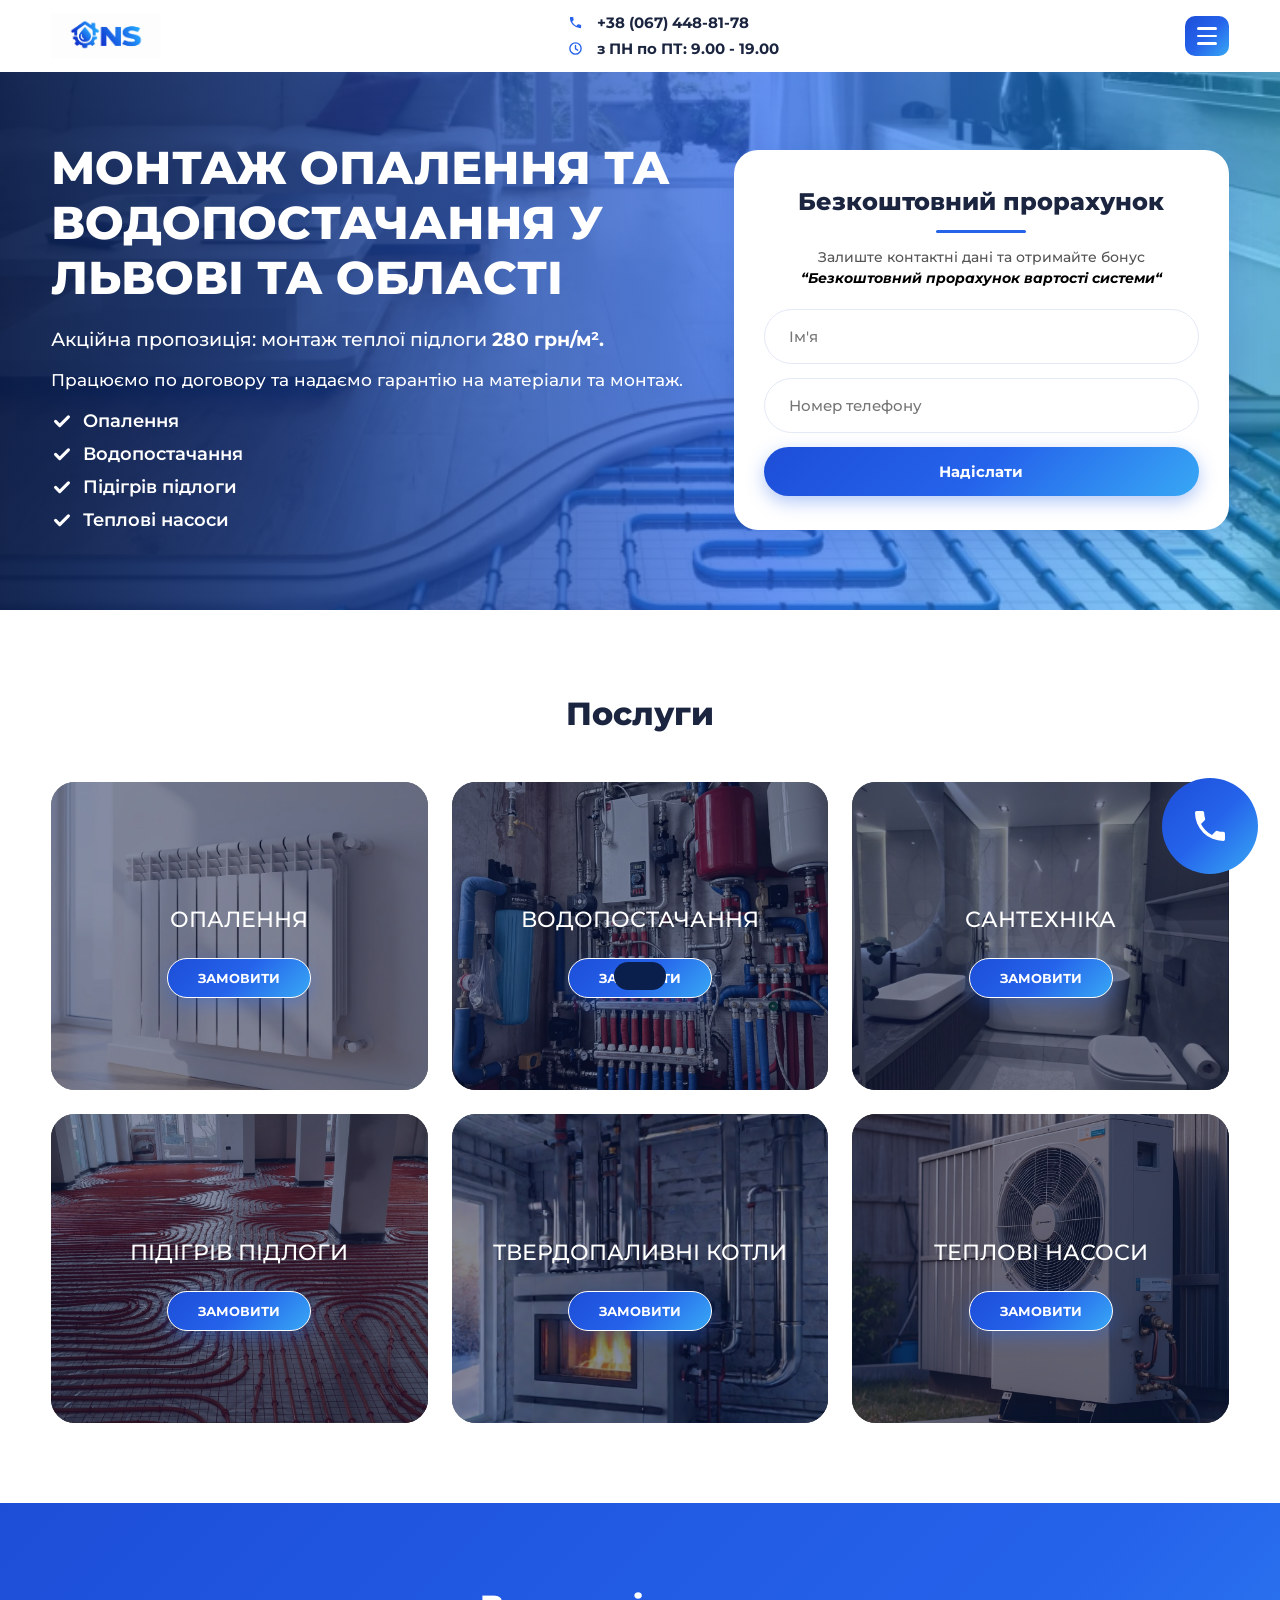
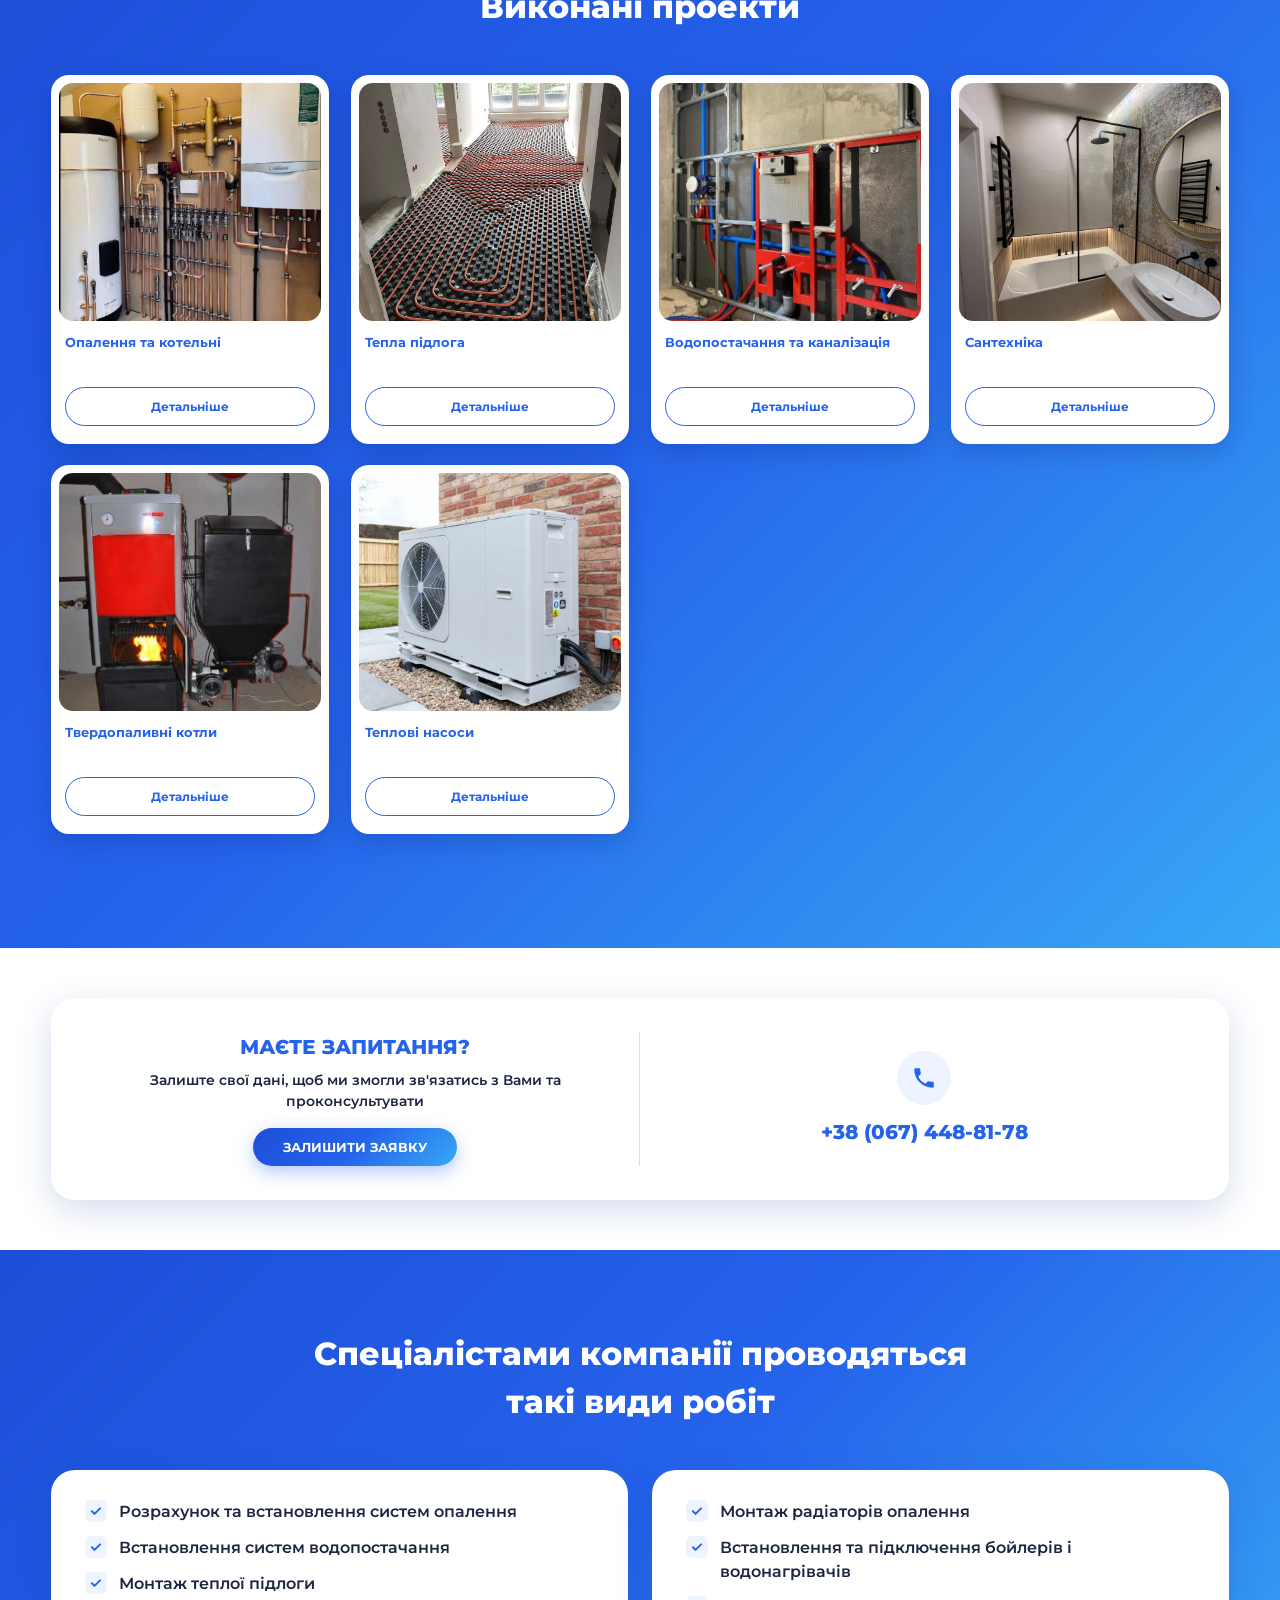
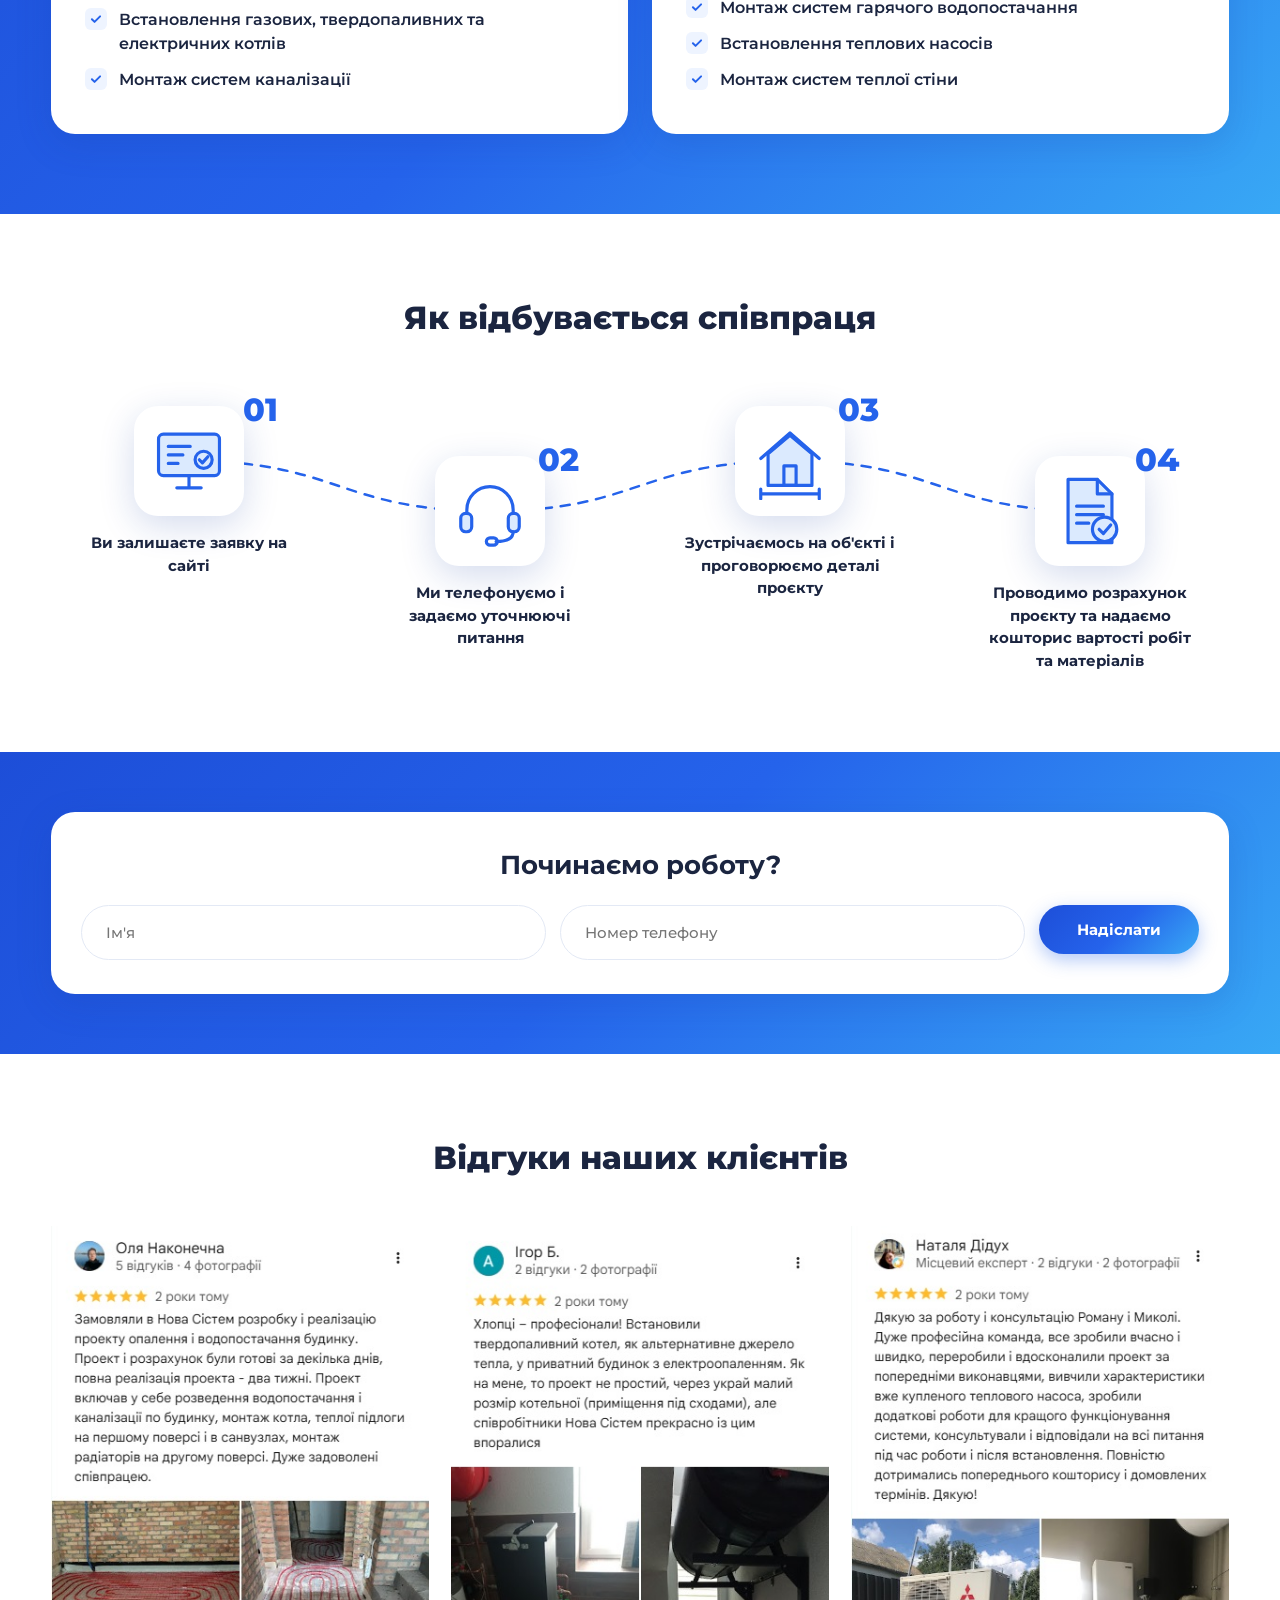
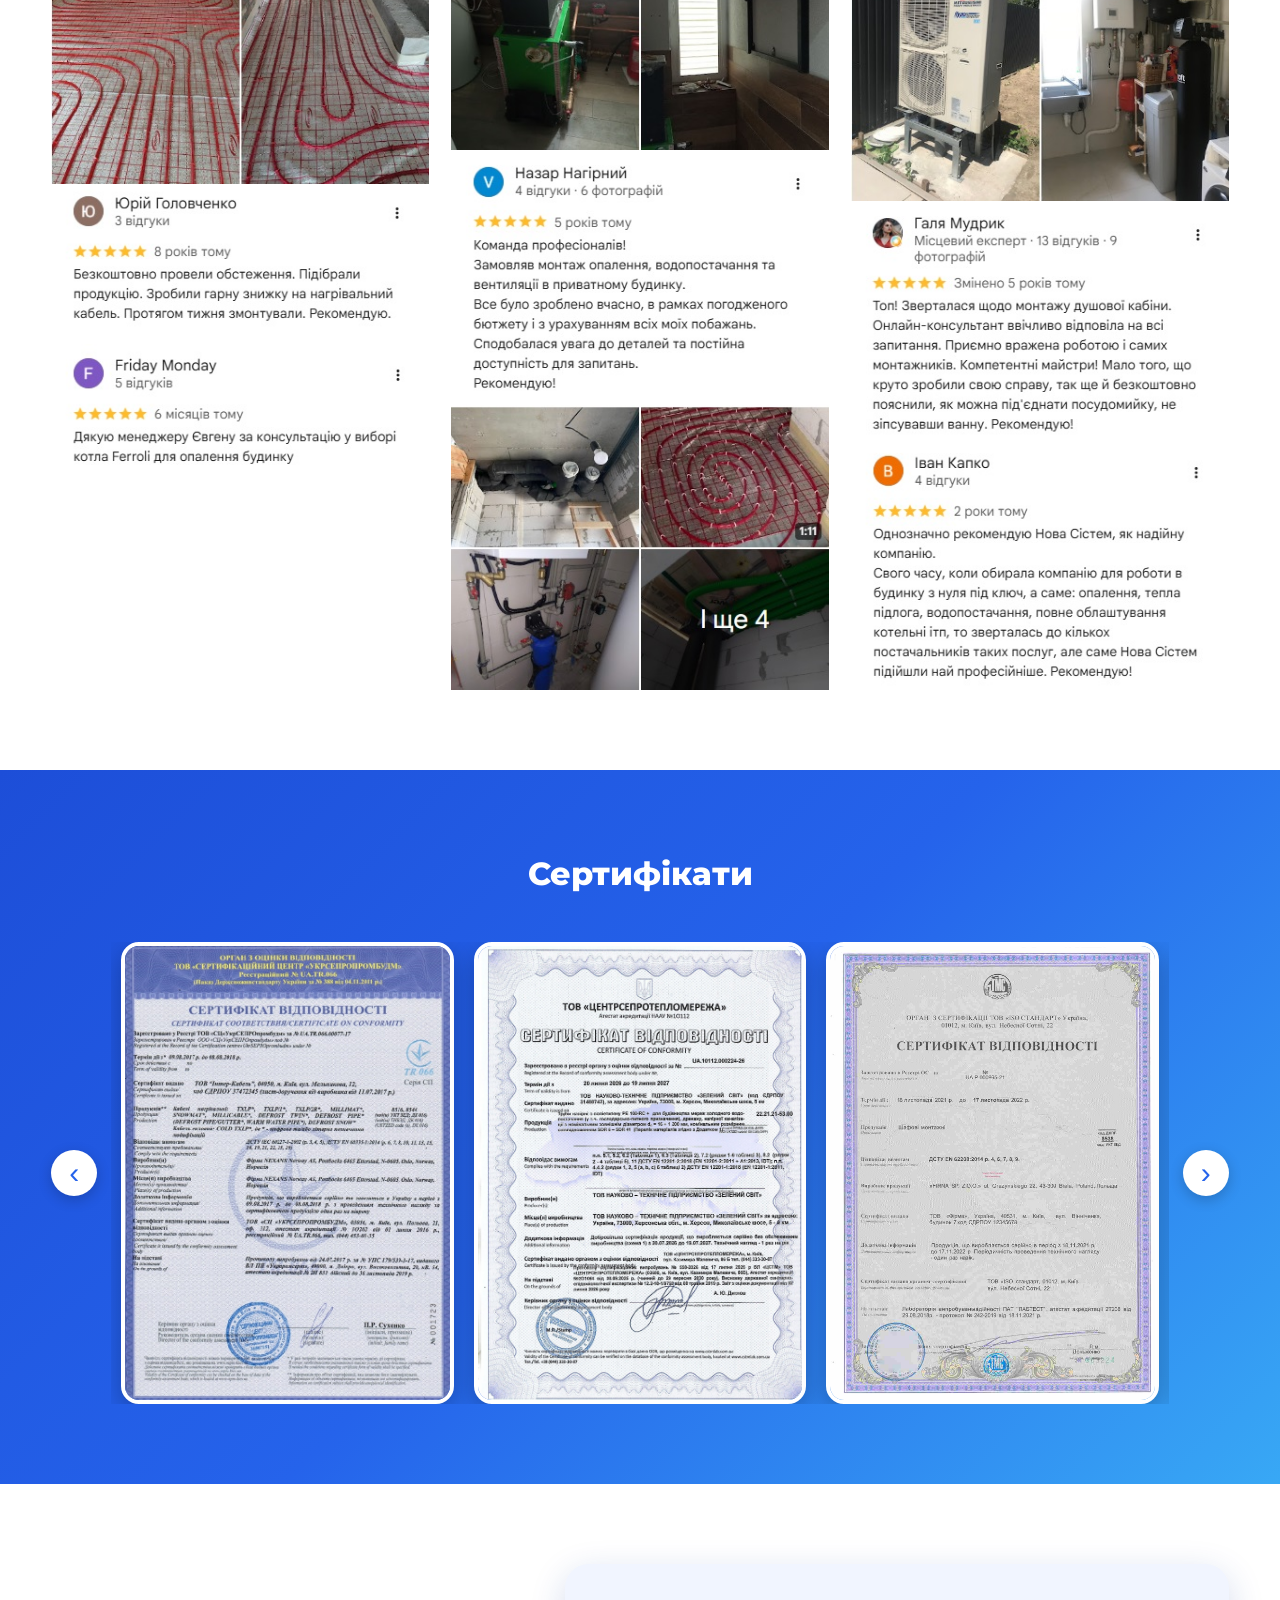
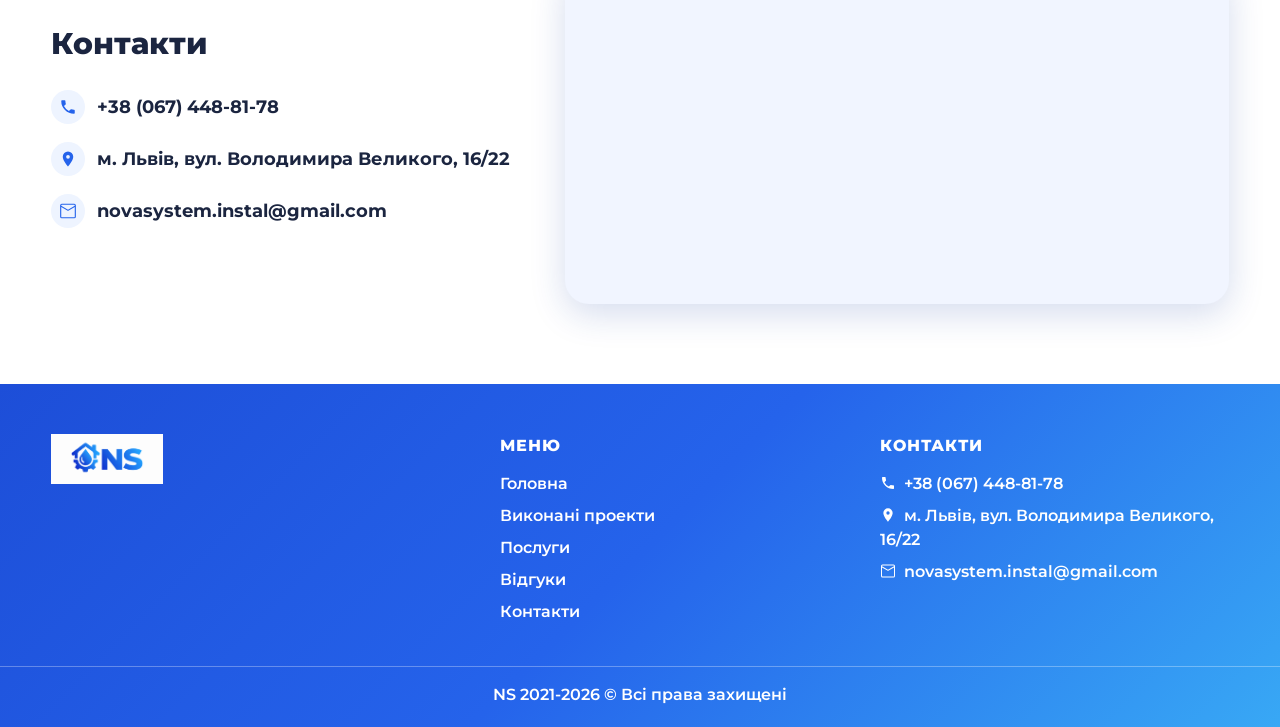
<file: public/index.html>
<!DOCTYPE html>
<html lang="uk">
<head>
  <!-- Google Tag Manager -->
<script>(function(w,d,s,l,i){w[l]=w[l]||[];w[l].push({'gtm.start':
new Date().getTime(),event:'gtm.js'});var f=d.getElementsByTagName(s)[0],
j=d.createElement(s),dl=l!='dataLayer'?'&l='+l:'';j.async=true;j.src=
'https://www.googletagmanager.com/gtm.js?id='+i+dl;f.parentNode.insertBefore(j,f);
})(window,document,'script','dataLayer','GTM-5GWM567V');</script>
<!-- End Google Tag Manager -->
<meta charset="UTF-8">
<meta name="viewport" content="width=device-width, initial-scale=1">
<title>NS — Монтаж інженерних систем у Львові</title>
<meta name="description" content="Монтаж опалення, водопостачання, вентиляції та кондиціонування у Львові. Тепла підлога від 280 грн/м².">
<link rel="preconnect" href="https://fonts.googleapis.com">
<link href="https://fonts.googleapis.com/css2?family=Montserrat:wght@400;500;600;700;800&display=swap" rel="stylesheet">
<link rel="stylesheet" href="style.css">
</head>
<body>
  <!-- Google Tag Manager (noscript) -->
<noscript><iframe src="https://www.googletagmanager.com/ns.html?id=GTM-5GWM567V"
height="0" width="0" style="display:none;visibility:hidden"></iframe></noscript>
<!-- End Google Tag Manager (noscript) -->
<svg width="0" height="0" style="position:absolute" aria-hidden="true"><defs>
<symbol id="i-phone" viewBox="0 0 24 24"><path fill="currentColor" d="M6.6 10.8a15 15 0 006.6 6.6l2.2-2.2a1 1 0 011-.25 11.4 11.4 0 003.6.57 1 1 0 011 1V20a1 1 0 01-1 1A17 17 0 013 4a1 1 0 011-1h3.5a1 1 0 011 1c0 1.25.2 2.45.57 3.57a1 1 0 01-.25 1z"/></symbol>
<symbol id="i-clock" viewBox="0 0 24 24"><g fill="none" stroke="currentColor" stroke-width="2.2" stroke-linecap="round" stroke-linejoin="round"><circle cx="12" cy="12" r="9"/><path d="M12 7v5.5l3.5 2"/></g></symbol>
<symbol id="i-pin" viewBox="0 0 24 24"><path fill="currentColor" d="M12 2a7 7 0 00-7 7c0 5.2 7 13 7 13s7-7.8 7-13a7 7 0 00-7-7zm0 9.5A2.5 2.5 0 1112 6.5a2.5 2.5 0 010 5z"/></symbol>
<symbol id="i-email" viewBox="0 0 24 24"><path fill="currentColor" d="M1.5 4.5a2.25 2.25 0 012.25-2.25h16.5A2.25 2.25 0 0122.5 4.5v15a2.25 2.25 0 01-2.25 2.25H3.75A2.25 2.25 0 011.5 19.5v-15zM3.75 3.75a.75.75 0 00-.75.75v.443l9 5.25 9-5.25V4.5a.75.75 0 00-.75-.75H3.75zM21 6.682l-8.625 5.031a.75.75 0 01-.75 0L3 6.682v12.818c0 .414.336.75.75.75h16.5a.75.75 0 00.75-.75V6.682z"/></symbol>
<symbol id="i-check" viewBox="0 0 24 24"><path d="M5 12.5l4.5 4.5L19 7.5" fill="none" stroke="currentColor" stroke-width="3" stroke-linecap="round" stroke-linejoin="round"/></symbol>
<symbol id="i-drop" viewBox="0 0 24 24"><path fill="currentColor" d="M12 2.5s6.5 6.8 6.5 11.5a6.5 6.5 0 01-13 0C5.5 9.300 12 2.500 12 2.500z"/></symbol>
<symbol id="i-flame" viewBox="0 0 24 24"><path fill="currentColor" d="M12.500 2s1 4.500-2 7.500c-2.200 2.200-4.500 4-4.500 7.500a6.500 6.500 0 0013 0c0-2.500-1-4.500-2.500-6 0 2-1 3-2 3 1-4-.5-8-2-12z"/></symbol>
<symbol id="i-area" viewBox="0 0 24 24"><g fill="none" stroke="currentColor" stroke-width="2" stroke-linecap="round" stroke-linejoin="round"><rect x="4" y="4" width="16" height="16" rx="2"/><path d="M4 10h6V4"/></g></symbol>
<symbol id="i-back" viewBox="0 0 24 24"><path d="M15 5l-7 7 7 7" fill="none" stroke="currentColor" stroke-width="2.6" stroke-linecap="round" stroke-linejoin="round"/></symbol>
</defs></svg>

<header class="header" id="header">
  <div class="container header__in">
    <a href="#home" class="logo"><img src="img/logo.png" data-ph="logo.png" alt="NS"></a>
    <div class="header__info">
      <a href="tel:+380674488178" class="hi"><i><svg class="ic"><use href="#i-phone"/></svg></i> +38 (067) 448-81-78</a>
      <span class="hi hi--time"><i><svg class="ic"><use href="#i-clock"/></svg></i> з ПН по ПТ: 9.00 - 19.00</span>
    </div>
    <div class="header__right">
      <button class="burger" id="burger" aria-label="Меню"><span></span><span></span><span></span></button>
    </div>
  </div>
</header>

<!-- Side menu -->
<div class="overlay" id="overlay"></div>
<aside class="drawer" id="drawer">
  <div class="drawer__top"><b>Навігація</b><button class="drawer__close" id="drawerClose">✕</button></div>
  <nav>
    <a href="#home">Головна</a>
    <a href="#projects">Виконані проекти</a>
    <a href="#services">Послуги</a>
    <a href="#reviews">Відгуки</a>
    <a href="#contacts">Контакти</a>
  </nav>
  <div class="drawer__bottom">
    <a href="tel:+380674488178"><i><svg class="ic"><use href="#i-phone"/></svg></i>+38 (067) 448-81-78</a>
    <a href="#contacts"><i><svg class="ic"><use href="#i-pin"/></svg></i>Львів, вул. Володимира Великого, 16/22</a>
	<a href="#contacts"><i><svg class="ic"><use href="#i-pin"/></svg></i>novasystem.instal@gmail.com</a>
  </div>
</aside>

<div class="v-home">
<!-- Hero -->
<section class="hero" id="home">
  <img class="hero__bg" src="img/hero.png" data-ph="hero.png" alt="">
  <div class="hero__shade"></div>
  <div class="container hero__in">
    <div class="hero__text">
      <h1>Монтаж опалення та водопостачання у Львові та області</h1>
      <p class="hero__offer">Акційна пропозиція: монтаж теплої підлоги <b>280 грн/м².</b></p>
      <p>Працюємо по договору та надаємо гарантію на матеріали та монтаж.</p>
      <ul class="checks">
        <li>Опалення</li><li>Водопостачання</li><li>Підігрів підлоги</li><li>Теплові насоси</li>
      </ul>
    </div>
    <form class="card hero__form lead-form" data-source="Головний екран">
      <h3>Безкоштовний прорахунок</h3>
      <span class="line"></span>
      <p>Залиште контактні дані та отримайте бонус <i>“Безкоштовний прорахунок вартості системи“</i></p>
      <input type="text" name="name" placeholder="Ім'я" required>
      <input type="tel" name="phone" placeholder="Номер телефону" required>
      <button class="btn btn--full" type="submit">Надіслати</button>
    </form>
  </div>
</section>

<!-- Services -->
<section class="section" id="services">
  <div class="container">
    <h2 class="title reveal">Послуги</h2>
    <div class="services">
      <div class="svc reveal"><img src="img/service-heating.png" data-ph="service-heating.png" alt=""><div class="svc__in"><h4>Опалення</h4><button class="btn btn--sm" data-modal="callback" data-src="Послуга: Опалення">Замовити</button></div></div>
      <div class="svc reveal"><img src="img/service-water.png" data-ph="service-water.png" alt=""><div class="svc__in"><h4>Водопостачання</h4><button class="btn btn--sm" data-modal="callback" data-src="Послуга: Водопостачання">Замовити</button></div></div>
      <div class="svc reveal"><img src="img/service-plumbing.png" data-ph="service-plumbing.png" alt=""><div class="svc__in"><h4>Сантехніка</h4><button class="btn btn--sm" data-modal="callback" data-src="Послуга: Сантехніка">Замовити</button></div></div>
      <div class="svc reveal"><img src="img/service-floor.png" data-ph="service-floor.png" alt=""><div class="svc__in"><h4>Підігрів підлоги</h4><button class="btn btn--sm" data-modal="callback" data-src="Послуга: Тепла підлога">Замовити</button></div></div>      
      <!--<div class="svc reveal"><img src="img/service-ventilation.png" data-ph="service-ventilation.png" alt=""><div class="svc__in"><h4>Вентиляція</h4><button class="btn btn--sm" data-modal="callback" data-src="Послуга: Вентиляція">Замовити</button></div></div>-->
      
      <!--<div class="svc reveal"><img src="img/service-ac.png" data-ph="service-ac.png" alt=""><div class="svc__in"><h4>Кондиціонування</h4><button class="btn btn--sm" data-modal="callback" data-src="Послуга: Кондиціонування">Замовити</button></div></div>-->
      <div class="svc reveal"><img src="img/service-solid-boilers.png" data-ph="service-solid-boilers.png" alt=""><div class="svc__in"><h4>Твердопаливні котли</h4><button class="btn btn--sm" data-modal="callback" data-src="Послуга: Твердопаливні котли">Замовити</button></div></div>
      <!--<div class="svc reveal"><img src="img/service-solar.png" data-ph="service-solar.png" alt=""><div class="svc__in"><h4>Сонячні колектори</h4><button class="btn btn--sm" data-modal="callback" data-src="Послуга: Сонячні колектори">Замовити</button></div></div>-->     
      <div class="svc reveal"><img src="img/service-pumps.png" data-ph="service-pumps.png" alt=""><div class="svc__in"><h4>Теплові насоси</h4><button class="btn btn--sm" data-modal="callback" data-src="Послуга: Теплові насоси">Замовити</button></div></div>
    </div>
  </div>
</section>

<!-- Projects -->
<section class="section section--blue" id="projects">
  <div class="container">
    <h2 class="title title--w reveal">Виконані проекти</h2>
    <div class="projects" id="projects-grid"></div>
    <div class="center"><button class="btn btn--white" id="moreBtn">Завантажити ще</button></div>
  </div>
</section>

</div>
<main class="v-project" id="project">
  <div class="container">
    <a href="#projects" class="back"><svg class="ic"><use href="#i-back"/></svg> Виконані проекти</a>
    <article class="pj" id="pj"></article>
  </div>
  <div class="gal">
    <button class="gal__btn prev" id="gPrev" aria-label="Назад">‹</button>
    <div class="gal__view"><div class="gal__track" id="gTrack"></div></div>
    <button class="gal__btn next" id="gNext" aria-label="Далі">›</button>
  </div>
</main>

<!-- Сторінка подяки (відкривається за адресою #/thanks після відправки будь-якої форми) -->
<section class="v-thanks thanks" id="thanks">
  <div class="container">
    <div class="card thanks__box">
      <svg class="tk" viewBox="0 0 80 80" aria-hidden="true"><circle cx="40" cy="40" r="34"/><path d="M25 41l11 11 20-23"/></svg>
      <h1>Дякуємо за вашу заявку!</h1>
      <span class="line"></span>
      <p class="thanks__lead">Ми вже отримали ваші контактні дані. Найближчим часом наш спеціаліст зв'яжеться з вами, щоб уточнити деталі та підготувати безкоштовний прорахунок.</p>
      <ul class="thanks__steps">
        <li><b>1</b><span>Телефонуємо вам і уточнюємо побажання</span></li>
        <li><b>2</b><span>Домовляємось про зустріч на об'єкті</span></li>
        <li><b>3</b><span>Робимо розрахунок і надаємо кошторис</span></li>
      </ul>
      <p class="thanks__note">Працюємо з ПН по ПТ: 9.00 – 19.00. Якщо заявку залишено у вихідний чи після робочого часу, ми зателефонуємо наступного робочого дня.</p>
      <div class="thanks__btns">
        <a class="btn" href="#home">На головну</a>
        <a class="btn btn--out" href="tel:+380674488178"><svg class="ic"><use href="#i-phone"/></svg>+38 (067) 448-81-78</a>
      </div>
    </div>
  </div>
</section>

<!-- Questions -->
<section class="section section--tight no-thanks">
  <div class="container">
    <div class="card ask reveal">
      <div class="ask__l">
        <h3>МАЄТЕ ЗАПИТАННЯ?</h3>
        <p>Залиште свої дані, щоб ми змогли зв'язатись з Вами та проконсультувати</p>
        <button class="btn btn--sm" data-modal="callback" data-src="Блок: Маєте запитання">Залишити заявку</button>
      </div>
      <div class="ask__r">
        <div class="ask__ico"><svg class="ic"><use href="#i-phone"/></svg></div>
        <a href="tel:+380674488178">+38 (067) 448-81-78</a>
      </div>
    </div>
  </div>
</section>

<div class="v-home">
<!-- Works list -->
<section class="section section--blue">
  <div class="container">
    <h2 class="title title--w reveal">Спеціалістами компанії проводяться<br>такі види робіт</h2>
    <div class="works">
      <ul class="card reveal">
        <li>Розрахунок та встановлення систем опалення</li>
        <li>Встановлення систем водопостачання</li>
        <li>Монтаж теплої підлоги</li>
        <li>Встановлення газових, твердопаливних та електричних котлів</li>
        <li>Монтаж систем каналізації</li>
      </ul>
      <ul class="card reveal">
        <li>Монтаж радіаторів опалення</li>
        <li>Встановлення та підключення бойлерів і водонагрівачів</li>
        <li>Монтаж систем гарячого водопостачання</li>
        <li>Встановлення теплових насосів</li>
        <li>Монтаж систем теплої стіни</li>
      </ul>
    </div>
  </div>
</section>

<!-- Steps -->
<section class="section">
  <div class="container">
    <h2 class="title reveal">Як відбувається співпраця</h2>
    <div class="steps" id="steps">
      <div class="step" style="--d:0s"><span class="num">01</span><div class="step__ico"><svg class="sico" viewBox="0 0 64 64"><rect class="acc" x="7" y="10" width="50" height="34" rx="4"/><path d="M22 54h20M32 44v10"/><path d="M15 20h18M15 27h12M15 34h8"/><circle cx="44" cy="31" r="7"/><path d="M40.500 31l2.500 2.500 4.500-5"/></svg></div><p>Ви залишаєте заявку на сайті</p></div>
      <div class="step" style="--d:1.2s"><span class="num">02</span><div class="step__ico"><svg class="sico" viewBox="0 0 64 64"><path d="M13 36v-5a19 19 0 0138 0v5"/><rect class="acc" x="8" y="34" width="9" height="15" rx="4"/><rect class="acc" x="47" y="34" width="9" height="15" rx="4"/><path d="M51 49c0 6-6 8-14 8"/><rect x="29" y="54" width="9" height="6" rx="3"/></svg></div><p>Ми телефонуємо і задаємо уточнюючі питання</p></div>
      <div class="step" style="--d:2.4s"><span class="num">03</span><div class="step__ico"><svg class="sico" viewBox="0 0 64 64"><path class="acc" d="M14 26v26h36V26L32 11z"/><path d="M8 30L32 9l24 21"/><rect x="27" y="36" width="10" height="16"/><path d="M8 59h48M8 55v8M56 55v8"/></svg></div><p>Зустрічаємось на об'єкті і проговорюємо деталі проєкту</p></div>
      <div class="step" style="--d:3.6s"><span class="num">04</span><div class="step__ico"><svg class="sico" viewBox="0 0 64 64"><path class="acc" d="M14 6h24l12 12v40H14z"/><path d="M38 6v12h12"/><path d="M21 28h22M21 35h22M21 42h10"/><circle class="acc" cx="44" cy="47" r="10"/><path d="M39.500 47l3.500 3.500 6-7"/></svg></div><p>Проводимо розрахунок проєкту та надаємо кошторис вартості робіт та матеріалів</p></div>
      <svg class="steps__line" id="stepsLine" aria-hidden="true"></svg>
    </div>
  </div>
</section>

<!-- Start form -->
<section class="start">
  <div class="container">
    <form class="card start__form lead-form reveal" data-source="Блок: Починаємо роботу">
      <h3>Починаємо роботу?</h3>
      <div class="start__row">
        <input type="text" name="name" placeholder="Ім'я" required>
        <input type="tel" name="phone" placeholder="Номер телефону" required>
        <button class="btn" type="submit">Надіслати</button>
      </div>
    </form>
  </div>
</section>

</div>
  
<!-- Reviews -->
<section class="section no-thanks" id="reviews">
  <div class="container">
    <h2 class="title reveal">Відгуки наших клієнтів</h2>
    <div class="reviews">
      <div class="rev-photo reveal"><img src="img/004-214235.jpg" data-ph="004-214235.jpg" alt="Відгук Олі Наконечної"></div>
      <div class="rev-photo reveal"><img src="img/235435_02.jpg" data-ph="235435_02.jpg" alt="Відгук 2"></div>
      <div class="rev-photo reveal"><img src="img/235435_03.jpg" data-ph="235435_03.jpg" alt="Відгук 3"></div>
      <div class="rev-photo reveal"><img src="img/003-214235.jpg" data-ph="003-214235.jpg" alt="Відгук Ігоря Б."></div>
      <div class="rev-photo reveal"><img src="img/002-214235.jpg" data-ph="002-214235.jpg" alt="Відгук Назара Нагірного"></div>
      <div class="rev-photo reveal"><img src="img/001-214235.jpg" data-ph="001-214235.jpg" alt="Відгук Наталі Дідух"></div>
      <div class="rev-photo reveal"><img src="img/235435_07.jpg" data-ph="235435_07.jpg" alt="Відгук 7"></div>
      <div class="rev-photo reveal"><img src="img/005-214235.jpg" data-ph="005-214235.jpg" alt="Відгук Івана Капка"></div>
    </div>
  </div>
</section>

<!-- Certificates -->
<section class="section section--blue no-thanks">
  <div class="container">
    <h2 class="title title--w reveal">Сертифікати</h2>
    <div class="slider reveal">
      <button class="slider__btn prev" id="prev" aria-label="Назад">‹</button>
      <div class="slider__view"><div class="slider__track" id="track">
        <div class="slide"><img src="img/cert-1.png" data-ph="cert-1.png" alt="Сертифікат 1"></div>
        <div class="slide"><img src="img/cert-2.png" data-ph="cert-2.png" alt="Сертифікат 2"></div>
        <div class="slide"><img src="img/cert-3.png" data-ph="cert-3.png" alt="Сертифікат 3"></div>
        <div class="slide"><img src="img/cert-4.png" data-ph="cert-4.png" alt="Сертифікат 4"></div>
        
      </div></div>
      <button class="slider__btn next" id="next" aria-label="Далі">›</button>
    </div>
  </div>
</section>

<!-- Contacts -->
<section class="section no-thanks" id="contacts">
  <div class="container">
    <div class="contacts">
      <div class="contacts__l reveal">
        <h2>Контакти</h2>
        <a href="tel:+380674488178" class="ci"><i><svg class="ic"><use href="#i-phone"/></svg></i>+38 (067) 448-81-78</a>
        <p class="ci"><i><svg class="ic"><use href="#i-pin"/></svg></i>м. Львів, вул. Володимира Великого, 16/22</p>
		<p class="ci"><i><svg class="ic"><use href="#i-email"/></svg></i>novasystem.instal@gmail.com</p>
      </div>
      <div class="contacts__map reveal"><iframe title="Мапа" loading="lazy" referrerpolicy="no-referrer-when-downgrade" src="https://www.google.com/maps?q=%D0%BC.+%D0%9B%D1%8C%D0%B2%D1%96%D0%B2,+%D0%B2%D1%83%D0%BB.+%D0%92%D0%BE%D0%BB%D0%BE%D0%B4%D0%B8%D0%BC%D0%B8%D1%80%D0%B0+%D0%92%D0%B5%D0%BB%D0%B8%D0%BA%D0%BE%D0%B3%D0%BE,+16%2F22,+%D0%A3%D0%BA%D1%80%D0%B0%D1%97%D0%BD%D0%B0&hl=uk&z=17&output=embed" allowfullscreen></iframe></div>
    </div>
  </div>
</section>

<footer class="footer">
  <div class="container footer__in">
    <div><img class="footer__logo" src="img/logo.png" data-ph="logo.png" alt=""></div>
    <div><h5>МЕНЮ</h5><a href="#home">Головна</a><a href="#projects">Виконані проекти</a><a href="#services">Послуги</a><a href="#reviews">Відгуки</a><a href="#contacts">Контакти</a></div>
    <div>
      <h5>КОНТАКТИ</h5>
      <a href="tel:+380674488178"><svg class="ic"><use href="#i-phone"/></svg> +38 (067) 448-81-78</a>
      <a href="#contacts"><svg class="ic"><use href="#i-pin"/></svg> м. Львів, вул. Володимира Великого, 16/22</a>
	  <a href="#contacts"><svg class="ic"><use href="#i-email"/></svg> novasystem.instal@gmail.com</a>
    </div>
  </div>
  <p class="copy">NS 2021-2026 © Всі права захищені</p>
</footer>

<!-- Floating button -->
<button class="fab" data-modal="consult" data-src="Кнопка: Консультація" aria-label="Зателефонувати вам?" title="Консультація"><svg class="ic"><use href="#i-phone"/></svg></button>

<!-- Modal -->
<div class="modal" id="modal">
  <div class="modal__box card">
    <button class="modal__x" id="modalX">✕</button>
    <div id="modalForm">
      <h3 id="mTitle">Зворотній зв'язок</h3>
      <span class="line"></span>
      <p id="mText"></p>
      <form class="lead-form" id="mForm">
        <input type="text" name="name" placeholder="Ім'я" required>
        <input type="tel" name="phone" placeholder="Номер телефону" required>
        <button class="btn btn--full" type="submit">Надіслати</button>
      </form>
    </div>
  </div>
</div>

<div class="toast" id="toast"></div>
<script src="script.js"></script>
</body>
</html>
</file>
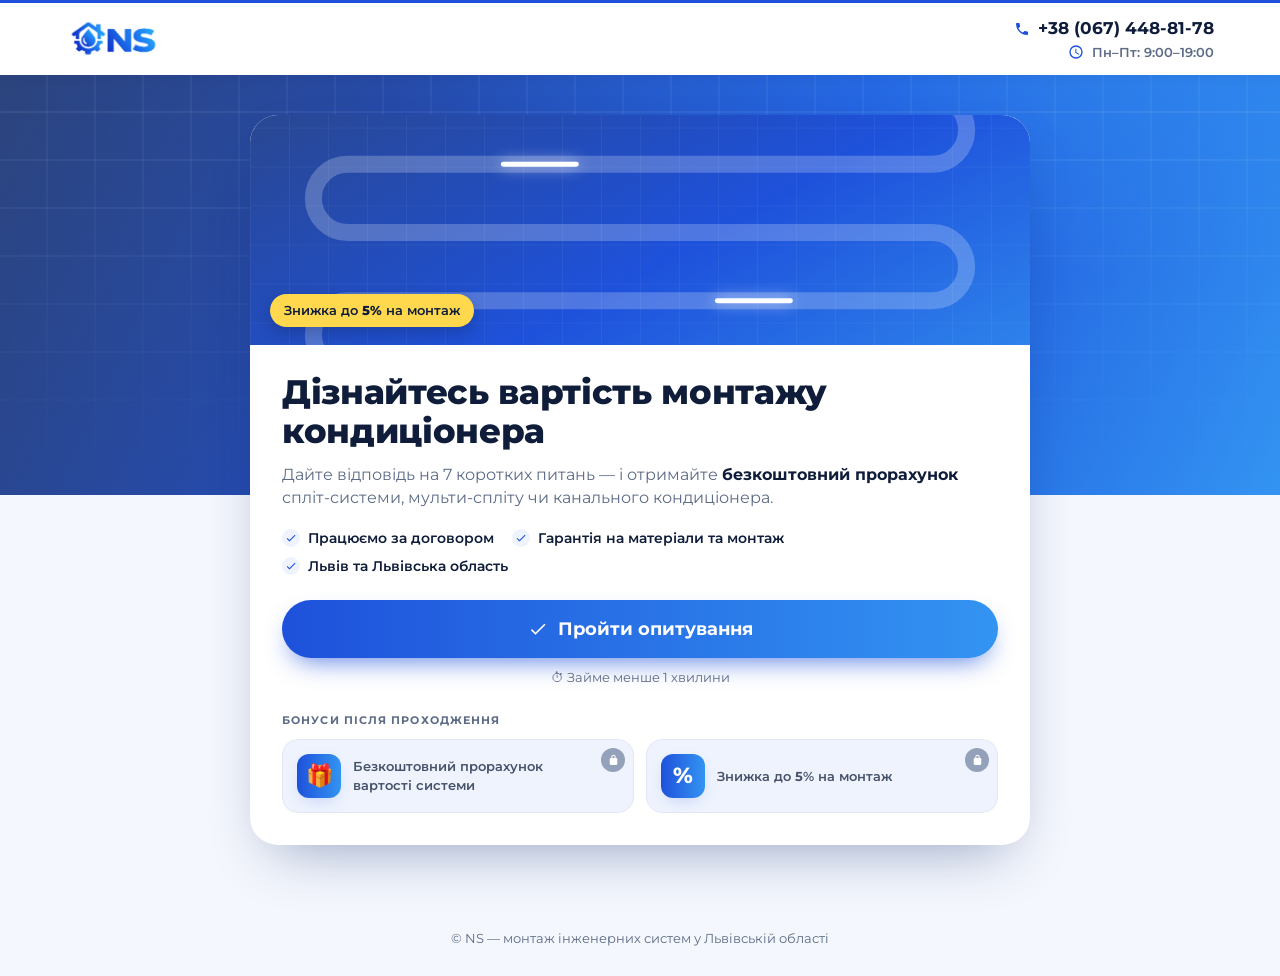
<file: public/ns-kondytsionuvannya/index.html>
<!DOCTYPE html>
<html lang="uk">
<head>
  <meta charset="UTF-8">
  <meta name="viewport" content="width=device-width, initial-scale=1">
  <title>Розрахуйте вартість кондиціонування — NS, Львівська область</title>
  <meta name="description" content="Пройдіть коротке опитування й отримайте безкоштовний прорахунок спліт-системи, мульти-спліту чи канального кондиціонера.">
  <meta name="theme-color" content="#1e51db">
  <link rel="icon" href="assets/logo.png">
  <link rel="preconnect" href="https://fonts.googleapis.com">
  <link rel="preconnect" href="https://fonts.gstatic.com" crossorigin>
  <link href="https://fonts.googleapis.com/css2?family=Montserrat:wght@400;500;600;700;800;900&display=swap" rel="stylesheet">
  <link rel="stylesheet" href="css/style.css">

  <!-- Google Tag Manager: вставте сюди код контейнера -->
  <!-- Google Tag Manager -->
<script>(function(w,d,s,l,i){w[l]=w[l]||[];w[l].push({'gtm.start':
new Date().getTime(),event:'gtm.js'});var f=d.getElementsByTagName(s)[0],
j=d.createElement(s),dl=l!='dataLayer'?'&l='+l:'';j.async=true;j.src=
'https://www.googletagmanager.com/gtm.js?id='+i+dl;f.parentNode.insertBefore(j,f);
})(window,document,'script','dataLayer','GTM-5GWM567V');</script>
<!-- End Google Tag Manager -->
  <!-- Meta Pixel: вставте сюди базовий код пікселя -->
</head>
<body>
<!-- Google Tag Manager (noscript) -->
<noscript><iframe src="https://www.googletagmanager.com/ns.html?id=GTM-5GWM567V"
height="0" width="0" style="display:none;visibility:hidden"></iframe></noscript>
<!-- End Google Tag Manager (noscript) -->
<header class="topbar">
  <div class="wrap topbar__in">
    <a class="logo" href="./" aria-label="NS — монтаж інженерних систем"><img src="assets/logo.png" alt="NS" width="104" height="48"></a>
    <div class="topbar__contacts">
      <a class="topbar__phone" href="tel:+380674488178">
        <svg viewBox="0 0 24 24" aria-hidden="true"><path d="M6.6 10.8a15.1 15.1 0 0 0 6.6 6.6l2.2-2.2c.3-.3.7-.4 1-.2 1.1.4 2.3.6 3.6.6.6 0 1 .4 1 1V20c0 .6-.4 1-1 1A17 17 0 0 1 3 4c0-.6.4-1 1-1h3.5c.6 0 1 .4 1 1 0 1.3.2 2.5.6 3.6.1.3 0 .7-.2 1l-2.3 2.2z"/></svg>
        +38 (067) 448-81-78
      </a>
      <span class="topbar__hours">
        <svg viewBox="0 0 24 24" aria-hidden="true"><path d="M12 2a10 10 0 1 0 0 20 10 10 0 0 0 0-20zm0 18a8 8 0 1 1 0-16 8 8 0 0 1 0 16zm.5-13H11v6l5.2 3.2.8-1.3-4.5-2.7V7z"/></svg>
        Пн–Пт: 9:00–19:00
      </span>
    </div>
  </div>
</header>

<main class="stage">
  <div class="stage__bg" aria-hidden="true"></div>

  <section class="quiz" id="quiz" aria-live="polite">

    <!-- ============ СТАРТ ============ -->
    <div class="screen screen--start is-active" data-screen="start">
      <div class="start__media" aria-hidden="true">
        <svg class="floor-svg" viewBox="0 0 640 360" preserveAspectRatio="xMidYMid slice">
          <defs>
            <linearGradient id="fbg" x1="0" y1="0" x2="1" y2="1">
              <stop offset="0" stop-color="#2c447d"/><stop offset=".55" stop-color="#1e51db"/><stop offset="1" stop-color="#3394f2"/>
            </linearGradient>
            <pattern id="grid" width="32" height="32" patternUnits="userSpaceOnUse">
              <path d="M32 0H0v32" fill="none" stroke="rgba(255,255,255,.08)" stroke-width="1"/>
            </pattern>
          </defs>
          <rect width="640" height="360" fill="url(#fbg)"/>
          <rect width="640" height="360" fill="url(#grid)"/>
          <path class="pipe pipe--hot" d="M-20 70H560a28 28 0 0 1 0 56H80a28 28 0 0 0 0 56H560a28 28 0 0 1 0 56H80a28 28 0 0 0 0 56H660" fill="none" stroke-width="14" stroke-linecap="round"/>
          <path class="pipe pipe--flow" d="M-20 70H560a28 28 0 0 1 0 56H80a28 28 0 0 0 0 56H560a28 28 0 0 1 0 56H80a28 28 0 0 0 0 56H660" fill="none" stroke-width="4" stroke-linecap="round"/>
        </svg>
        <span class="start__badge">Знижка до <b>5%</b> на монтаж</span>
      </div>

      <div class="start__body">
        <h1 class="start__title">Дізнайтесь вартість монтажу кондиціонера</h1>
        <p class="start__lead">Дайте відповідь на 7 коротких питань — і отримайте <b>безкоштовний прорахунок</b> спліт-системи, мульти-спліту чи канального кондиціонера.</p>

        <ul class="start__checks">
          <li>Працюємо за договором</li>
          <li>Гарантія на матеріали та монтаж</li>
          <li>Львів та Львівська область</li>
        </ul>

        <button type="button" class="btn btn--primary btn--xl" data-action="start">
          <svg viewBox="0 0 24 24" aria-hidden="true"><path d="M9 16.2 4.8 12l-1.4 1.4L9 19 21 7l-1.4-1.4z"/></svg>
          Пройти опитування
        </button>
        <p class="start__time">⏱ Займе менше 1 хвилини</p>

        <div class="bonuses">
          <p class="bonuses__label">Бонуси після проходження</p>
          <div class="bonuses__row">
            <div class="bonus is-locked">
              <span class="bonus__gift" aria-hidden="true">🎁</span>
              <span class="bonus__text">Безкоштовний прорахунок вартості системи</span>
              <span class="bonus__lock" aria-hidden="true"><svg viewBox="0 0 24 24"><path d="M17 9h-1V7a4 4 0 0 0-8 0v2H7a2 2 0 0 0-2 2v9a2 2 0 0 0 2 2h10a2 2 0 0 0 2-2v-9a2 2 0 0 0-2-2zm-7-2a2 2 0 0 1 4 0v2h-4V7z"/></svg></span>
            </div>
            <div class="bonus is-locked">
              <span class="bonus__gift" aria-hidden="true">%</span>
              <span class="bonus__text">Знижка до <b data-max-discount>5</b>% на монтаж</span>
              <span class="bonus__lock" aria-hidden="true"><svg viewBox="0 0 24 24"><path d="M17 9h-1V7a4 4 0 0 0-8 0v2H7a2 2 0 0 0-2 2v9a2 2 0 0 0 2 2h10a2 2 0 0 0 2-2v-9a2 2 0 0 0-2-2zm-7-2a2 2 0 0 1 4 0v2h-4V7z"/></svg></span>
            </div>
          </div>
        </div>
      </div>
    </div>

    <!-- ============ ПИТАННЯ (генеруються з js/quiz.js) ============ -->
    <div class="screen screen--steps" data-screen="steps">
      <div class="steps__head">
        <p class="steps__caption">Розрахуйте вартість <span>кондиціонування</span></p>
        <div class="progress" role="progressbar" aria-valuemin="0" aria-valuemax="100" aria-valuenow="0">
          <span class="progress__bar"></span>
        </div>
        <p class="steps__count"><span data-step-num>1</span> з <span data-step-total>7</span></p>
      </div>

      <div class="steps__body" data-steps-body></div>

      <div class="steps__foot">
        <div class="discount" data-discount-box>
          <span class="discount__gift" aria-hidden="true">🎁</span>
          <span class="discount__text">Ваша знижка<b><span data-discount>0</span>%</b></span>
          <span class="discount__arrow" aria-hidden="true">⇡</span>
        </div>
        <div class="steps__nav">
          <button type="button" class="btn btn--ghost btn--icon" data-action="prev" aria-label="Назад">
            <svg viewBox="0 0 24 24" aria-hidden="true"><path d="M20 11H7.8l5.6-5.6L12 4l-8 8 8 8 1.4-1.4L7.8 13H20z"/></svg>
          </button>
          <button type="button" class="btn btn--primary" data-action="next" disabled>
            Далі
            <svg viewBox="0 0 24 24" aria-hidden="true"><path d="M4 11h12.2l-5.6-5.6L12 4l8 8-8 8-1.4-1.4 5.6-5.6H4z"/></svg>
          </button>
        </div>
      </div>
    </div>

    <!-- ============ ФОРМА ============ -->
    <div class="screen screen--form" data-screen="form">
      <h2 class="form__title">Заповніть форму, щоб отримати прорахунок вартості</h2>
      <p class="form__lead">Інженер прорахує систему за вашими відповідями і зв'яжеться з вами в робочий час.</p>

      <div class="summary" data-summary></div>

      <div class="bonuses bonuses--open">
        <p class="bonuses__label">Ваші бонуси</p>
        <div class="bonuses__row">
          <div class="bonus is-open">
            <span class="bonus__gift" aria-hidden="true">🎁</span>
            <span class="bonus__text">Безкоштовний прорахунок вартості системи</span>
            <span class="bonus__lock bonus__lock--ok" aria-hidden="true"><svg viewBox="0 0 24 24"><path d="M9 16.2 4.8 12l-1.4 1.4L9 19 21 7l-1.4-1.4z"/></svg></span>
          </div>
          <div class="bonus is-open">
            <span class="bonus__gift" aria-hidden="true">%</span>
            <span class="bonus__text">Ваша знижка на монтаж: <b><span data-discount>0</span>%</b></span>
            <span class="bonus__lock bonus__lock--ok" aria-hidden="true"><svg viewBox="0 0 24 24"><path d="M9 16.2 4.8 12l-1.4 1.4L9 19 21 7l-1.4-1.4z"/></svg></span>
          </div>
        </div>
      </div>

      <form class="lead-form" id="leadForm" novalidate>
        <label class="field">
          <span class="field__label">Введіть ім'я</span>
          <span class="field__box">
            <svg viewBox="0 0 24 24" aria-hidden="true"><path d="M12 12a4.5 4.5 0 1 0 0-9 4.5 4.5 0 0 0 0 9zm0 2c-3 0-9 1.5-9 4.5V21h18v-2.5c0-3-6-4.5-9-4.5z"/></svg>
            <input type="text" name="name" autocomplete="given-name" placeholder="Ім'я" maxlength="80" required>
          </span>
          <span class="field__error">Вкажіть ім'я</span>
        </label>

        <label class="field">
          <span class="field__label">Номер телефону, щоб отримати прорахунок</span>
          <span class="field__box field__box--phone">
            <span class="phone-prefix">🇺🇦 +380</span>
            <input type="tel" name="phone" inputmode="tel" autocomplete="tel-national" placeholder="(__) ___-__-__" maxlength="16" required>
          </span>
          <span class="field__error">Вкажіть номер повністю: 9 цифр після +380</span>
        </label>

        <div class="field">
          <span class="field__label">Як зручніше отримати прорахунок?</span>
          <div class="chips" role="radiogroup">
            <label class="chip"><input type="radio" name="channel" value="Дзвінок" checked><span>📞 Дзвінок</span></label>
            <label class="chip"><input type="radio" name="channel" value="Viber"><span>Viber</span></label>
            <label class="chip"><input type="radio" name="channel" value="Telegram"><span>Telegram</span></label>
          </div>
        </div>

        <!-- Honeypot: приховане поле від ботів -->
        <input type="text" name="website" class="hp" tabindex="-1" autocomplete="off" aria-hidden="true">

        <button type="submit" class="btn btn--primary btn--xl btn--shine">
          <svg viewBox="0 0 24 24" aria-hidden="true"><path d="M9 16.2 4.8 12l-1.4 1.4L9 19 21 7l-1.4-1.4z"/></svg>
          <span data-submit-text>Отримати прорахунок</span>
        </button>

        <label class="consent">
          <input type="checkbox" name="consent" checked required>
          <span>Погоджуюсь на обробку персональних даних</span>
        </label>
        <p class="form__error" data-form-error hidden>Не вдалося надіслати заявку. Спробуйте ще раз або зателефонуйте: <a href="tel:+380674488178">+38 (067) 448-81-78</a></p>
      </form>

      <button type="button" class="link-back" data-action="back-to-steps">← Змінити відповіді</button>
    </div>
  </section>
</main>

<footer class="foot">
  <div class="wrap">© NS — монтаж інженерних систем у Львівській області</div>
</footer>

<script src="js/quiz.js"></script>
</body>
</html>
</file>
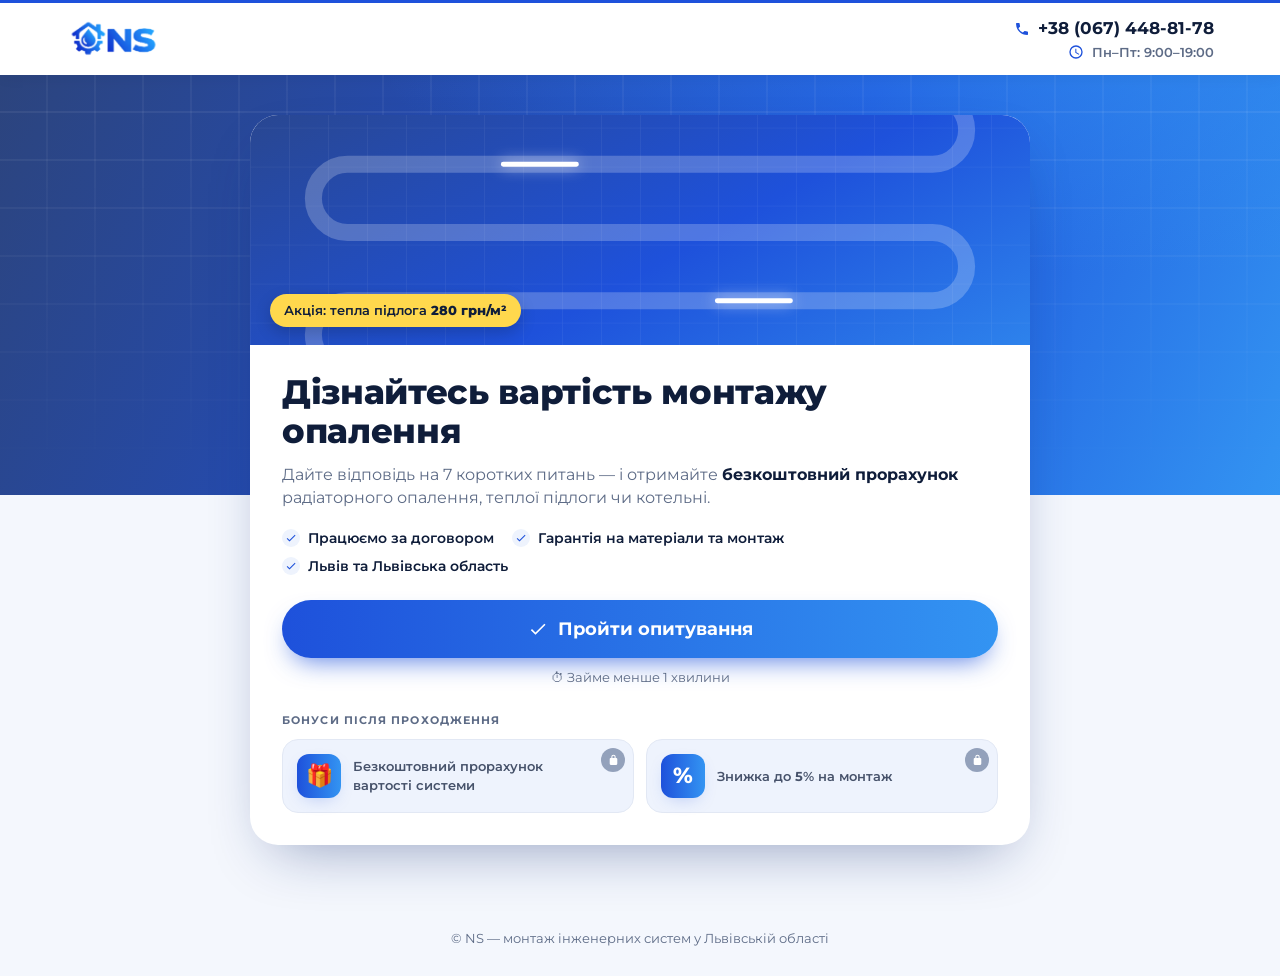
<file: public/ns-opalennya/index.html>
<!DOCTYPE html>
<html lang="uk">
<head>
  <meta charset="UTF-8">
  <meta name="viewport" content="width=device-width, initial-scale=1">
  <title>Розрахуйте вартість опалення — NS, Львівська область</title>
  <meta name="description" content="Пройдіть коротке опитування й отримайте безкоштовний прорахунок радіаторного опалення, теплої підлоги чи котельні.">
  <meta name="theme-color" content="#1e51db">
  <link rel="icon" href="assets/logo.png">
  <link rel="preconnect" href="https://fonts.googleapis.com">
  <link rel="preconnect" href="https://fonts.gstatic.com" crossorigin>
  <link href="https://fonts.googleapis.com/css2?family=Montserrat:wght@400;500;600;700;800;900&display=swap" rel="stylesheet">
  <link rel="stylesheet" href="css/style.css">

  <!-- Google Tag Manager: вставте сюди код контейнера -->
  <!-- Google Tag Manager -->
<script>(function(w,d,s,l,i){w[l]=w[l]||[];w[l].push({'gtm.start':
new Date().getTime(),event:'gtm.js'});var f=d.getElementsByTagName(s)[0],
j=d.createElement(s),dl=l!='dataLayer'?'&l='+l:'';j.async=true;j.src=
'https://www.googletagmanager.com/gtm.js?id='+i+dl;f.parentNode.insertBefore(j,f);
})(window,document,'script','dataLayer','GTM-5GWM567V');</script>
<!-- End Google Tag Manager -->
  <!-- Meta Pixel: вставте сюди базовий код пікселя -->
</head>
<body>
<!-- Google Tag Manager (noscript) -->
<noscript><iframe src="https://www.googletagmanager.com/ns.html?id=GTM-5GWM567V"
height="0" width="0" style="display:none;visibility:hidden"></iframe></noscript>
<!-- End Google Tag Manager (noscript) -->
<header class="topbar">
  <div class="wrap topbar__in">
    <a class="logo" href="./" aria-label="NS — монтаж інженерних систем"><img src="assets/logo.png" alt="NS" width="104" height="48"></a>
    <div class="topbar__contacts">
      <a class="topbar__phone" href="tel:+380674488178">
        <svg viewBox="0 0 24 24" aria-hidden="true"><path d="M6.6 10.8a15.1 15.1 0 0 0 6.6 6.6l2.2-2.2c.3-.3.7-.4 1-.2 1.1.4 2.3.6 3.6.6.6 0 1 .4 1 1V20c0 .6-.4 1-1 1A17 17 0 0 1 3 4c0-.6.4-1 1-1h3.5c.6 0 1 .4 1 1 0 1.3.2 2.5.6 3.6.1.3 0 .7-.2 1l-2.3 2.2z"/></svg>
        +38 (067) 448-81-78
      </a>
      <span class="topbar__hours">
        <svg viewBox="0 0 24 24" aria-hidden="true"><path d="M12 2a10 10 0 1 0 0 20 10 10 0 0 0 0-20zm0 18a8 8 0 1 1 0-16 8 8 0 0 1 0 16zm.5-13H11v6l5.2 3.2.8-1.3-4.5-2.7V7z"/></svg>
        Пн–Пт: 9:00–19:00
      </span>
    </div>
  </div>
</header>

<main class="stage">
  <div class="stage__bg" aria-hidden="true"></div>

  <section class="quiz" id="quiz" aria-live="polite">

    <!-- ============ СТАРТ ============ -->
    <div class="screen screen--start is-active" data-screen="start">
      <div class="start__media" aria-hidden="true">
        <svg class="floor-svg" viewBox="0 0 640 360" preserveAspectRatio="xMidYMid slice">
          <defs>
            <linearGradient id="fbg" x1="0" y1="0" x2="1" y2="1">
              <stop offset="0" stop-color="#2c447d"/><stop offset=".55" stop-color="#1e51db"/><stop offset="1" stop-color="#3394f2"/>
            </linearGradient>
            <pattern id="grid" width="32" height="32" patternUnits="userSpaceOnUse">
              <path d="M32 0H0v32" fill="none" stroke="rgba(255,255,255,.08)" stroke-width="1"/>
            </pattern>
          </defs>
          <rect width="640" height="360" fill="url(#fbg)"/>
          <rect width="640" height="360" fill="url(#grid)"/>
          <path class="pipe pipe--hot" d="M-20 70H560a28 28 0 0 1 0 56H80a28 28 0 0 0 0 56H560a28 28 0 0 1 0 56H80a28 28 0 0 0 0 56H660" fill="none" stroke-width="14" stroke-linecap="round"/>
          <path class="pipe pipe--flow" d="M-20 70H560a28 28 0 0 1 0 56H80a28 28 0 0 0 0 56H560a28 28 0 0 1 0 56H80a28 28 0 0 0 0 56H660" fill="none" stroke-width="4" stroke-linecap="round"/>
        </svg>
        <span class="start__badge">Акція: тепла підлога <b>280 грн/м²</b></span>
      </div>

      <div class="start__body">
        <h1 class="start__title">Дізнайтесь вартість монтажу опалення</h1>
        <p class="start__lead">Дайте відповідь на 7 коротких питань — і отримайте <b>безкоштовний прорахунок</b> радіаторного опалення, теплої підлоги чи котельні.</p>

        <ul class="start__checks">
          <li>Працюємо за договором</li>
          <li>Гарантія на матеріали та монтаж</li>
          <li>Львів та Львівська область</li>
        </ul>

        <button type="button" class="btn btn--primary btn--xl" data-action="start">
          <svg viewBox="0 0 24 24" aria-hidden="true"><path d="M9 16.2 4.8 12l-1.4 1.4L9 19 21 7l-1.4-1.4z"/></svg>
          Пройти опитування
        </button>
        <p class="start__time">⏱ Займе менше 1 хвилини</p>

        <div class="bonuses">
          <p class="bonuses__label">Бонуси після проходження</p>
          <div class="bonuses__row">
            <div class="bonus is-locked">
              <span class="bonus__gift" aria-hidden="true">🎁</span>
              <span class="bonus__text">Безкоштовний прорахунок вартості системи</span>
              <span class="bonus__lock" aria-hidden="true"><svg viewBox="0 0 24 24"><path d="M17 9h-1V7a4 4 0 0 0-8 0v2H7a2 2 0 0 0-2 2v9a2 2 0 0 0 2 2h10a2 2 0 0 0 2-2v-9a2 2 0 0 0-2-2zm-7-2a2 2 0 0 1 4 0v2h-4V7z"/></svg></span>
            </div>
            <div class="bonus is-locked">
              <span class="bonus__gift" aria-hidden="true">%</span>
              <span class="bonus__text">Знижка до <b data-max-discount>5</b>% на монтаж</span>
              <span class="bonus__lock" aria-hidden="true"><svg viewBox="0 0 24 24"><path d="M17 9h-1V7a4 4 0 0 0-8 0v2H7a2 2 0 0 0-2 2v9a2 2 0 0 0 2 2h10a2 2 0 0 0 2-2v-9a2 2 0 0 0-2-2zm-7-2a2 2 0 0 1 4 0v2h-4V7z"/></svg></span>
            </div>
          </div>
        </div>
      </div>
    </div>

    <!-- ============ ПИТАННЯ (генеруються з js/quiz.js) ============ -->
    <div class="screen screen--steps" data-screen="steps">
      <div class="steps__head">
        <p class="steps__caption">Розрахуйте вартість <span>опалення</span></p>
        <div class="progress" role="progressbar" aria-valuemin="0" aria-valuemax="100" aria-valuenow="0">
          <span class="progress__bar"></span>
        </div>
        <p class="steps__count"><span data-step-num>1</span> з <span data-step-total>7</span></p>
      </div>

      <div class="steps__body" data-steps-body></div>

      <div class="steps__foot">
        <div class="discount" data-discount-box>
          <span class="discount__gift" aria-hidden="true">🎁</span>
          <span class="discount__text">Ваша знижка<b><span data-discount>0</span>%</b></span>
          <span class="discount__arrow" aria-hidden="true">⇡</span>
        </div>
        <div class="steps__nav">
          <button type="button" class="btn btn--ghost btn--icon" data-action="prev" aria-label="Назад">
            <svg viewBox="0 0 24 24" aria-hidden="true"><path d="M20 11H7.8l5.6-5.6L12 4l-8 8 8 8 1.4-1.4L7.8 13H20z"/></svg>
          </button>
          <button type="button" class="btn btn--primary" data-action="next" disabled>
            Далі
            <svg viewBox="0 0 24 24" aria-hidden="true"><path d="M4 11h12.2l-5.6-5.6L12 4l8 8-8 8-1.4-1.4 5.6-5.6H4z"/></svg>
          </button>
        </div>
      </div>
    </div>

    <!-- ============ ФОРМА ============ -->
    <div class="screen screen--form" data-screen="form">
      <h2 class="form__title">Заповніть форму, щоб отримати прорахунок вартості</h2>
      <p class="form__lead">Інженер прорахує систему за вашими відповідями і зв'яжеться з вами в робочий час.</p>

      <div class="summary" data-summary></div>

      <div class="bonuses bonuses--open">
        <p class="bonuses__label">Ваші бонуси</p>
        <div class="bonuses__row">
          <div class="bonus is-open">
            <span class="bonus__gift" aria-hidden="true">🎁</span>
            <span class="bonus__text">Безкоштовний прорахунок вартості системи</span>
            <span class="bonus__lock bonus__lock--ok" aria-hidden="true"><svg viewBox="0 0 24 24"><path d="M9 16.2 4.8 12l-1.4 1.4L9 19 21 7l-1.4-1.4z"/></svg></span>
          </div>
          <div class="bonus is-open">
            <span class="bonus__gift" aria-hidden="true">%</span>
            <span class="bonus__text">Ваша знижка на монтаж: <b><span data-discount>0</span>%</b></span>
            <span class="bonus__lock bonus__lock--ok" aria-hidden="true"><svg viewBox="0 0 24 24"><path d="M9 16.2 4.8 12l-1.4 1.4L9 19 21 7l-1.4-1.4z"/></svg></span>
          </div>
        </div>
      </div>

      <form class="lead-form" id="leadForm" novalidate>
        <label class="field">
          <span class="field__label">Введіть ім'я</span>
          <span class="field__box">
            <svg viewBox="0 0 24 24" aria-hidden="true"><path d="M12 12a4.5 4.5 0 1 0 0-9 4.5 4.5 0 0 0 0 9zm0 2c-3 0-9 1.5-9 4.5V21h18v-2.5c0-3-6-4.5-9-4.5z"/></svg>
            <input type="text" name="name" autocomplete="given-name" placeholder="Ім'я" maxlength="80" required>
          </span>
          <span class="field__error">Вкажіть ім'я</span>
        </label>

        <label class="field">
          <span class="field__label">Номер телефону, щоб отримати прорахунок</span>
          <span class="field__box field__box--phone">
            <span class="phone-prefix">🇺🇦 +380</span>
            <input type="tel" name="phone" inputmode="tel" autocomplete="tel-national" placeholder="(__) ___-__-__" maxlength="16" required>
          </span>
          <span class="field__error">Вкажіть номер повністю: 9 цифр після +380</span>
        </label>

        <div class="field">
          <span class="field__label">Як зручніше отримати прорахунок?</span>
          <div class="chips" role="radiogroup">
            <label class="chip"><input type="radio" name="channel" value="Дзвінок" checked><span>📞 Дзвінок</span></label>
            <label class="chip"><input type="radio" name="channel" value="Viber"><span>Viber</span></label>
            <label class="chip"><input type="radio" name="channel" value="Telegram"><span>Telegram</span></label>
          </div>
        </div>

        <!-- Honeypot: приховане поле від ботів -->
        <input type="text" name="website" class="hp" tabindex="-1" autocomplete="off" aria-hidden="true">

        <button type="submit" class="btn btn--primary btn--xl btn--shine">
          <svg viewBox="0 0 24 24" aria-hidden="true"><path d="M9 16.2 4.8 12l-1.4 1.4L9 19 21 7l-1.4-1.4z"/></svg>
          <span data-submit-text>Отримати прорахунок</span>
        </button>

        <label class="consent">
          <input type="checkbox" name="consent" checked required>
          <span>Погоджуюсь на обробку персональних даних</span>
        </label>
        <p class="form__error" data-form-error hidden>Не вдалося надіслати заявку. Спробуйте ще раз або зателефонуйте: <a href="tel:+380674488178">+38 (067) 448-81-78</a></p>
      </form>

      <button type="button" class="link-back" data-action="back-to-steps">← Змінити відповіді</button>
    </div>
  </section>
</main>

<footer class="foot">
  <div class="wrap">© NS — монтаж інженерних систем у Львівській області</div>
</footer>

<script src="js/quiz.js"></script>
</body>
</html>
</file>
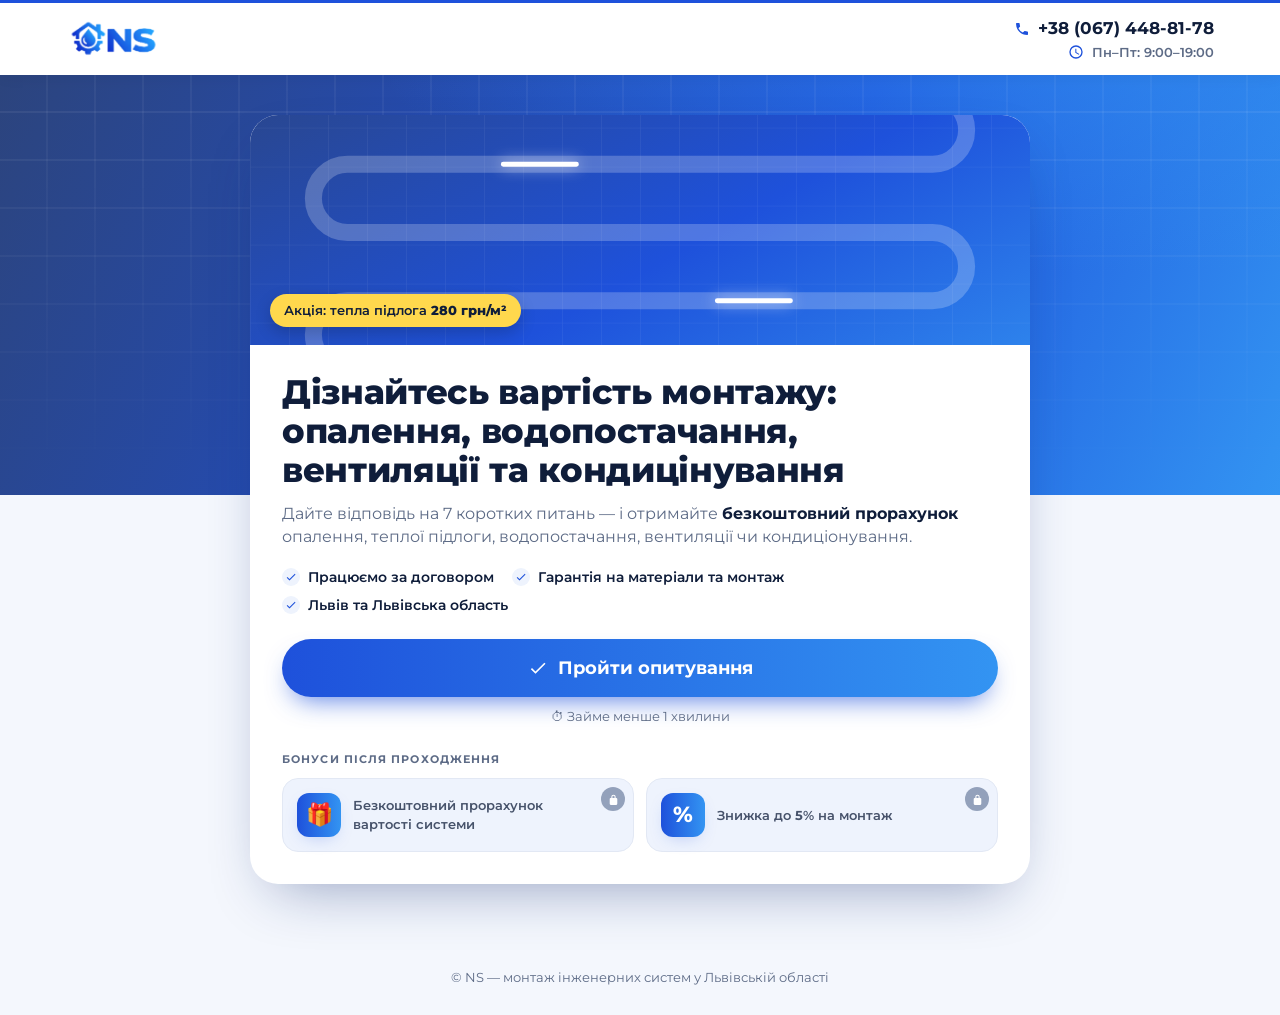
<file: public/ns-quiz/index.html>
<!DOCTYPE html>
<html lang="uk">
<head>
  <meta charset="UTF-8">
  <meta name="viewport" content="width=device-width, initial-scale=1">
  <title>Розрахуйте вартість інженерної системи — NS, Львівська область</title>
  <meta name="description" content="Пройдіть коротке опитування й отримайте безкоштовний прорахунок вартості опалення, теплої підлоги, водопостачання, вентиляції чи кондиціонування.">
  <meta name="theme-color" content="#1e51db">
  <link rel="icon" href="assets/logo.png">
  <link rel="preconnect" href="https://fonts.googleapis.com">
  <link rel="preconnect" href="https://fonts.gstatic.com" crossorigin>
  <link href="https://fonts.googleapis.com/css2?family=Montserrat:wght@400;500;600;700;800;900&display=swap" rel="stylesheet">
  <link rel="stylesheet" href="css/style.css">

  <!-- Google Tag Manager: вставте сюди код контейнера -->
  <!-- Google Tag Manager -->
<script>(function(w,d,s,l,i){w[l]=w[l]||[];w[l].push({'gtm.start':
new Date().getTime(),event:'gtm.js'});var f=d.getElementsByTagName(s)[0],
j=d.createElement(s),dl=l!='dataLayer'?'&l='+l:'';j.async=true;j.src=
'https://www.googletagmanager.com/gtm.js?id='+i+dl;f.parentNode.insertBefore(j,f);
})(window,document,'script','dataLayer','GTM-5GWM567V');</script>
<!-- End Google Tag Manager -->
  <!-- Meta Pixel: вставте сюди базовий код пікселя -->
</head>
<body>
<!-- Google Tag Manager (noscript) -->
<noscript><iframe src="https://www.googletagmanager.com/ns.html?id=GTM-5GWM567V"
height="0" width="0" style="display:none;visibility:hidden"></iframe></noscript>
<!-- End Google Tag Manager (noscript) -->
<header class="topbar">
  <div class="wrap topbar__in">
    <a class="logo" href="./" aria-label="NS — монтаж інженерних систем"><img src="assets/logo.png" alt="NS" width="104" height="48"></a>
    <div class="topbar__contacts">
      <a class="topbar__phone" href="tel:+380674488178">
        <svg viewBox="0 0 24 24" aria-hidden="true"><path d="M6.6 10.8a15.1 15.1 0 0 0 6.6 6.6l2.2-2.2c.3-.3.7-.4 1-.2 1.1.4 2.3.6 3.6.6.6 0 1 .4 1 1V20c0 .6-.4 1-1 1A17 17 0 0 1 3 4c0-.6.4-1 1-1h3.5c.6 0 1 .4 1 1 0 1.3.2 2.5.6 3.6.1.3 0 .7-.2 1l-2.3 2.2z"/></svg>
        +38 (067) 448-81-78
      </a>
      <span class="topbar__hours">
        <svg viewBox="0 0 24 24" aria-hidden="true"><path d="M12 2a10 10 0 1 0 0 20 10 10 0 0 0 0-20zm0 18a8 8 0 1 1 0-16 8 8 0 0 1 0 16zm.5-13H11v6l5.2 3.2.8-1.3-4.5-2.7V7z"/></svg>
        Пн–Пт: 9:00–19:00
      </span>
    </div>
  </div>
</header>

<main class="stage">
  <div class="stage__bg" aria-hidden="true"></div>

  <section class="quiz" id="quiz" aria-live="polite">

    <!-- ============ СТАРТ ============ -->
    <div class="screen screen--start is-active" data-screen="start">
      <div class="start__media" aria-hidden="true">
        <svg class="floor-svg" viewBox="0 0 640 360" preserveAspectRatio="xMidYMid slice">
          <defs>
            <linearGradient id="fbg" x1="0" y1="0" x2="1" y2="1">
              <stop offset="0" stop-color="#2c447d"/><stop offset=".55" stop-color="#1e51db"/><stop offset="1" stop-color="#3394f2"/>
            </linearGradient>
            <pattern id="grid" width="32" height="32" patternUnits="userSpaceOnUse">
              <path d="M32 0H0v32" fill="none" stroke="rgba(255,255,255,.08)" stroke-width="1"/>
            </pattern>
          </defs>
          <rect width="640" height="360" fill="url(#fbg)"/>
          <rect width="640" height="360" fill="url(#grid)"/>
          <path class="pipe pipe--hot" d="M-20 70H560a28 28 0 0 1 0 56H80a28 28 0 0 0 0 56H560a28 28 0 0 1 0 56H80a28 28 0 0 0 0 56H660" fill="none" stroke-width="14" stroke-linecap="round"/>
          <path class="pipe pipe--flow" d="M-20 70H560a28 28 0 0 1 0 56H80a28 28 0 0 0 0 56H560a28 28 0 0 1 0 56H80a28 28 0 0 0 0 56H660" fill="none" stroke-width="4" stroke-linecap="round"/>
        </svg>
        <span class="start__badge">Акція: тепла підлога <b>280 грн/м²</b></span>
      </div>

      <div class="start__body">
        <h1 class="start__title">Дізнайтесь вартість монтажу: опалення, водопостачання, вентиляції та кондицінування</h1>
        <p class="start__lead">Дайте відповідь на 7 коротких питань — і отримайте <b>безкоштовний прорахунок</b> опалення, теплої підлоги, водопостачання, вентиляції чи кондиціонування.</p>

        <ul class="start__checks">
          <li>Працюємо за договором</li>
          <li>Гарантія на матеріали та монтаж</li>
          <li>Львів та Львівська область</li>
        </ul>

        <button type="button" class="btn btn--primary btn--xl" data-action="start">
          <svg viewBox="0 0 24 24" aria-hidden="true"><path d="M9 16.2 4.8 12l-1.4 1.4L9 19 21 7l-1.4-1.4z"/></svg>
          Пройти опитування
        </button>
        <p class="start__time">⏱ Займе менше 1 хвилини</p>

        <div class="bonuses">
          <p class="bonuses__label">Бонуси після проходження</p>
          <div class="bonuses__row">
            <div class="bonus is-locked">
              <span class="bonus__gift" aria-hidden="true">🎁</span>
              <span class="bonus__text">Безкоштовний прорахунок вартості системи</span>
              <span class="bonus__lock" aria-hidden="true"><svg viewBox="0 0 24 24"><path d="M17 9h-1V7a4 4 0 0 0-8 0v2H7a2 2 0 0 0-2 2v9a2 2 0 0 0 2 2h10a2 2 0 0 0 2-2v-9a2 2 0 0 0-2-2zm-7-2a2 2 0 0 1 4 0v2h-4V7z"/></svg></span>
            </div>
            <div class="bonus is-locked">
              <span class="bonus__gift" aria-hidden="true">%</span>
              <span class="bonus__text">Знижка до <b data-max-discount>5</b>% на монтаж</span>
              <span class="bonus__lock" aria-hidden="true"><svg viewBox="0 0 24 24"><path d="M17 9h-1V7a4 4 0 0 0-8 0v2H7a2 2 0 0 0-2 2v9a2 2 0 0 0 2 2h10a2 2 0 0 0 2-2v-9a2 2 0 0 0-2-2zm-7-2a2 2 0 0 1 4 0v2h-4V7z"/></svg></span>
            </div>
          </div>
        </div>
      </div>
    </div>

    <!-- ============ ПИТАННЯ (генеруються з js/quiz.js) ============ -->
    <div class="screen screen--steps" data-screen="steps">
      <div class="steps__head">
        <p class="steps__caption">Розрахуйте вартість вашої <span>інженерної системи</span></p>
        <div class="progress" role="progressbar" aria-valuemin="0" aria-valuemax="100" aria-valuenow="0">
          <span class="progress__bar"></span>
        </div>
        <p class="steps__count"><span data-step-num>1</span> з <span data-step-total>7</span></p>
      </div>

      <div class="steps__body" data-steps-body></div>

      <div class="steps__foot">
        <div class="discount" data-discount-box>
          <span class="discount__gift" aria-hidden="true">🎁</span>
          <span class="discount__text">Ваша знижка<b><span data-discount>0</span>%</b></span>
          <span class="discount__arrow" aria-hidden="true">⇡</span>
        </div>
        <div class="steps__nav">
          <button type="button" class="btn btn--ghost btn--icon" data-action="prev" aria-label="Назад">
            <svg viewBox="0 0 24 24" aria-hidden="true"><path d="M20 11H7.8l5.6-5.6L12 4l-8 8 8 8 1.4-1.4L7.8 13H20z"/></svg>
          </button>
          <button type="button" class="btn btn--primary" data-action="next" disabled>
            Далі
            <svg viewBox="0 0 24 24" aria-hidden="true"><path d="M4 11h12.2l-5.6-5.6L12 4l8 8-8 8-1.4-1.4 5.6-5.6H4z"/></svg>
          </button>
        </div>
      </div>
    </div>

    <!-- ============ ФОРМА ============ -->
    <div class="screen screen--form" data-screen="form">
      <h2 class="form__title">Заповніть форму, щоб отримати прорахунок вартості</h2>
      <p class="form__lead">Інженер прорахує систему за вашими відповідями і зв'яжеться з вами в робочий час.</p>

      <div class="summary" data-summary></div>

      <div class="bonuses bonuses--open">
        <p class="bonuses__label">Ваші бонуси</p>
        <div class="bonuses__row">
          <div class="bonus is-open">
            <span class="bonus__gift" aria-hidden="true">🎁</span>
            <span class="bonus__text">Безкоштовний прорахунок вартості системи</span>
            <span class="bonus__lock bonus__lock--ok" aria-hidden="true"><svg viewBox="0 0 24 24"><path d="M9 16.2 4.8 12l-1.4 1.4L9 19 21 7l-1.4-1.4z"/></svg></span>
          </div>
          <div class="bonus is-open">
            <span class="bonus__gift" aria-hidden="true">%</span>
            <span class="bonus__text">Ваша знижка на монтаж: <b><span data-discount>0</span>%</b></span>
            <span class="bonus__lock bonus__lock--ok" aria-hidden="true"><svg viewBox="0 0 24 24"><path d="M9 16.2 4.8 12l-1.4 1.4L9 19 21 7l-1.4-1.4z"/></svg></span>
          </div>
        </div>
      </div>

      <form class="lead-form" id="leadForm" novalidate>
        <label class="field">
          <span class="field__label">Введіть ім'я</span>
          <span class="field__box">
            <svg viewBox="0 0 24 24" aria-hidden="true"><path d="M12 12a4.5 4.5 0 1 0 0-9 4.5 4.5 0 0 0 0 9zm0 2c-3 0-9 1.5-9 4.5V21h18v-2.5c0-3-6-4.5-9-4.5z"/></svg>
            <input type="text" name="name" autocomplete="given-name" placeholder="Ім'я" maxlength="80" required>
          </span>
          <span class="field__error">Вкажіть ім'я</span>
        </label>

        <label class="field">
          <span class="field__label">Номер телефону, щоб отримати прорахунок</span>
          <span class="field__box field__box--phone">
            <span class="phone-prefix">🇺🇦 +380</span>
            <input type="tel" name="phone" inputmode="tel" autocomplete="tel-national" placeholder="(__) ___-__-__" maxlength="16" required>
          </span>
          <span class="field__error">Вкажіть номер повністю: 9 цифр після +380</span>
        </label>

        <div class="field">
          <span class="field__label">Як зручніше отримати прорахунок?</span>
          <div class="chips" role="radiogroup">
            <label class="chip"><input type="radio" name="channel" value="Дзвінок" checked><span>📞 Дзвінок</span></label>
            <label class="chip"><input type="radio" name="channel" value="Viber"><span>Viber</span></label>
            <label class="chip"><input type="radio" name="channel" value="Telegram"><span>Telegram</span></label>
          </div>
        </div>

        <!-- Honeypot: приховане поле від ботів -->
        <input type="text" name="website" class="hp" tabindex="-1" autocomplete="off" aria-hidden="true">

        <button type="submit" class="btn btn--primary btn--xl btn--shine">
          <svg viewBox="0 0 24 24" aria-hidden="true"><path d="M9 16.2 4.8 12l-1.4 1.4L9 19 21 7l-1.4-1.4z"/></svg>
          <span data-submit-text>Отримати прорахунок</span>
        </button>

        <label class="consent">
          <input type="checkbox" name="consent" checked required>
          <span>Погоджуюсь на обробку персональних даних</span>
        </label>
        <p class="form__error" data-form-error hidden>Не вдалося надіслати заявку. Спробуйте ще раз або зателефонуйте: <a href="tel:+380674488178">+38 (067) 448-81-78</a></p>
      </form>

      <button type="button" class="link-back" data-action="back-to-steps">← Змінити відповіді</button>
    </div>
  </section>
</main>

<footer class="foot">
  <div class="wrap">© NS — монтаж інженерних систем у Львівській області</div>
</footer>

<script src="js/quiz.js"></script>
</body>
</html>
</file>
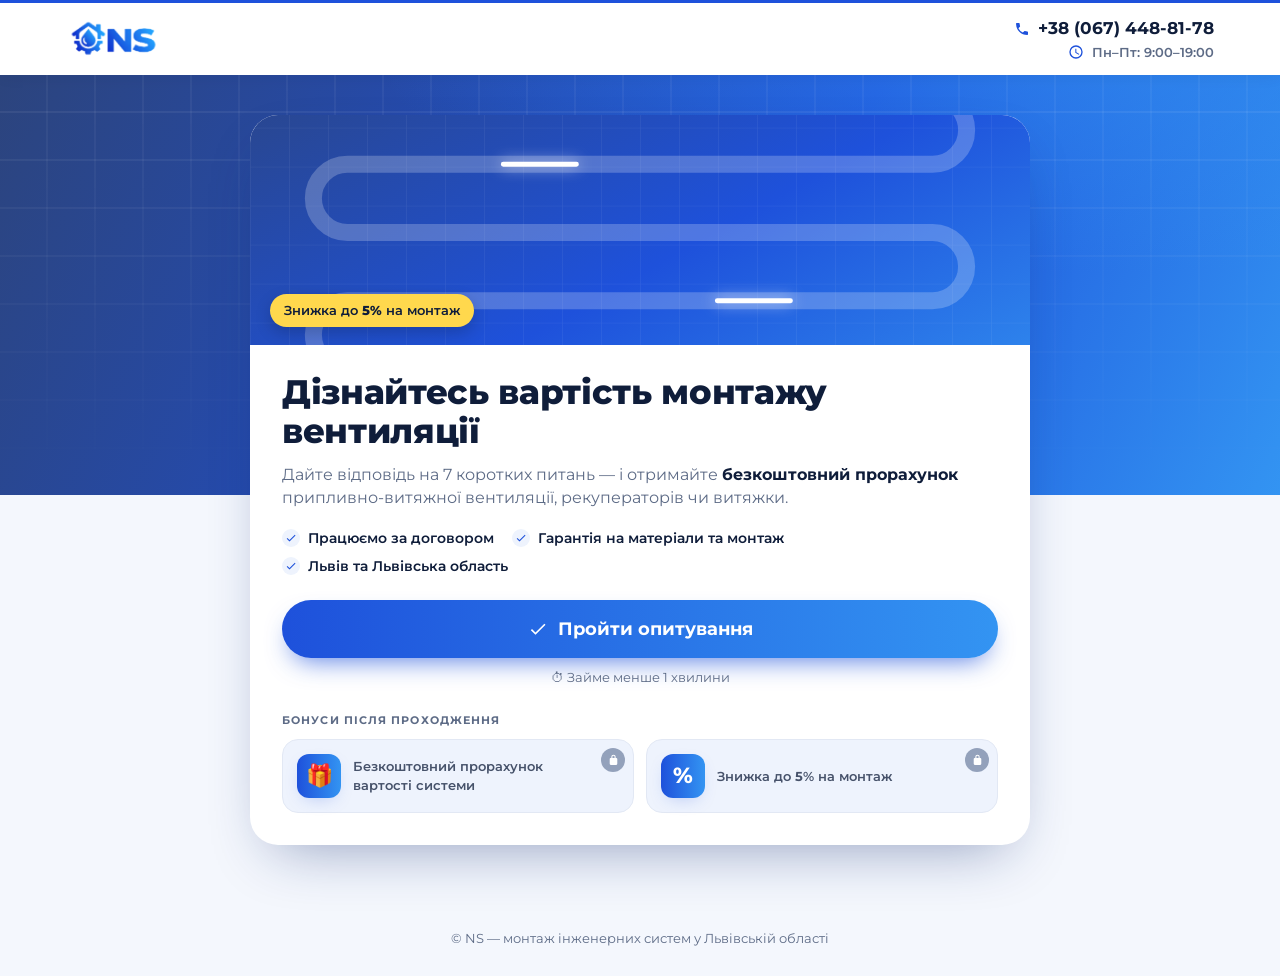
<file: public/ns-ventylyatsiya/index.html>
<!DOCTYPE html>
<html lang="uk">
<head>
  <meta charset="UTF-8">
  <meta name="viewport" content="width=device-width, initial-scale=1">
  <title>Розрахуйте вартість вентиляції — NS, Львівська область</title>
  <meta name="description" content="Пройдіть коротке опитування й отримайте безкоштовний прорахунок припливно-витяжної вентиляції, рекуператорів чи витяжки.">
  <meta name="theme-color" content="#1e51db">
  <link rel="icon" href="assets/logo.png">
  <link rel="preconnect" href="https://fonts.googleapis.com">
  <link rel="preconnect" href="https://fonts.gstatic.com" crossorigin>
  <link href="https://fonts.googleapis.com/css2?family=Montserrat:wght@400;500;600;700;800;900&display=swap" rel="stylesheet">
  <link rel="stylesheet" href="css/style.css">

  <!-- Google Tag Manager: вставте сюди код контейнера -->
  <!-- Google Tag Manager -->
<script>(function(w,d,s,l,i){w[l]=w[l]||[];w[l].push({'gtm.start':
new Date().getTime(),event:'gtm.js'});var f=d.getElementsByTagName(s)[0],
j=d.createElement(s),dl=l!='dataLayer'?'&l='+l:'';j.async=true;j.src=
'https://www.googletagmanager.com/gtm.js?id='+i+dl;f.parentNode.insertBefore(j,f);
})(window,document,'script','dataLayer','GTM-5GWM567V');</script>
<!-- End Google Tag Manager -->
  <!-- Meta Pixel: вставте сюди базовий код пікселя -->
</head>
<body>
<!-- Google Tag Manager (noscript) -->
<noscript><iframe src="https://www.googletagmanager.com/ns.html?id=GTM-5GWM567V"
height="0" width="0" style="display:none;visibility:hidden"></iframe></noscript>
<!-- End Google Tag Manager (noscript) -->
<header class="topbar">
  <div class="wrap topbar__in">
    <a class="logo" href="./" aria-label="NS — монтаж інженерних систем"><img src="assets/logo.png" alt="NS" width="104" height="48"></a>
    <div class="topbar__contacts">
      <a class="topbar__phone" href="tel:+380674488178">
        <svg viewBox="0 0 24 24" aria-hidden="true"><path d="M6.6 10.8a15.1 15.1 0 0 0 6.6 6.6l2.2-2.2c.3-.3.7-.4 1-.2 1.1.4 2.3.6 3.6.6.6 0 1 .4 1 1V20c0 .6-.4 1-1 1A17 17 0 0 1 3 4c0-.6.4-1 1-1h3.5c.6 0 1 .4 1 1 0 1.3.2 2.5.6 3.6.1.3 0 .7-.2 1l-2.3 2.2z"/></svg>
        +38 (067) 448-81-78
      </a>
      <span class="topbar__hours">
        <svg viewBox="0 0 24 24" aria-hidden="true"><path d="M12 2a10 10 0 1 0 0 20 10 10 0 0 0 0-20zm0 18a8 8 0 1 1 0-16 8 8 0 0 1 0 16zm.5-13H11v6l5.2 3.2.8-1.3-4.5-2.7V7z"/></svg>
        Пн–Пт: 9:00–19:00
      </span>
    </div>
  </div>
</header>

<main class="stage">
  <div class="stage__bg" aria-hidden="true"></div>

  <section class="quiz" id="quiz" aria-live="polite">

    <!-- ============ СТАРТ ============ -->
    <div class="screen screen--start is-active" data-screen="start">
      <div class="start__media" aria-hidden="true">
        <svg class="floor-svg" viewBox="0 0 640 360" preserveAspectRatio="xMidYMid slice">
          <defs>
            <linearGradient id="fbg" x1="0" y1="0" x2="1" y2="1">
              <stop offset="0" stop-color="#2c447d"/><stop offset=".55" stop-color="#1e51db"/><stop offset="1" stop-color="#3394f2"/>
            </linearGradient>
            <pattern id="grid" width="32" height="32" patternUnits="userSpaceOnUse">
              <path d="M32 0H0v32" fill="none" stroke="rgba(255,255,255,.08)" stroke-width="1"/>
            </pattern>
          </defs>
          <rect width="640" height="360" fill="url(#fbg)"/>
          <rect width="640" height="360" fill="url(#grid)"/>
          <path class="pipe pipe--hot" d="M-20 70H560a28 28 0 0 1 0 56H80a28 28 0 0 0 0 56H560a28 28 0 0 1 0 56H80a28 28 0 0 0 0 56H660" fill="none" stroke-width="14" stroke-linecap="round"/>
          <path class="pipe pipe--flow" d="M-20 70H560a28 28 0 0 1 0 56H80a28 28 0 0 0 0 56H560a28 28 0 0 1 0 56H80a28 28 0 0 0 0 56H660" fill="none" stroke-width="4" stroke-linecap="round"/>
        </svg>
        <span class="start__badge">Знижка до <b>5%</b> на монтаж</span>
      </div>

      <div class="start__body">
        <h1 class="start__title">Дізнайтесь вартість монтажу вентиляції</h1>
        <p class="start__lead">Дайте відповідь на 7 коротких питань — і отримайте <b>безкоштовний прорахунок</b> припливно-витяжної вентиляції, рекуператорів чи витяжки.</p>

        <ul class="start__checks">
          <li>Працюємо за договором</li>
          <li>Гарантія на матеріали та монтаж</li>
          <li>Львів та Львівська область</li>
        </ul>

        <button type="button" class="btn btn--primary btn--xl" data-action="start">
          <svg viewBox="0 0 24 24" aria-hidden="true"><path d="M9 16.2 4.8 12l-1.4 1.4L9 19 21 7l-1.4-1.4z"/></svg>
          Пройти опитування
        </button>
        <p class="start__time">⏱ Займе менше 1 хвилини</p>

        <div class="bonuses">
          <p class="bonuses__label">Бонуси після проходження</p>
          <div class="bonuses__row">
            <div class="bonus is-locked">
              <span class="bonus__gift" aria-hidden="true">🎁</span>
              <span class="bonus__text">Безкоштовний прорахунок вартості системи</span>
              <span class="bonus__lock" aria-hidden="true"><svg viewBox="0 0 24 24"><path d="M17 9h-1V7a4 4 0 0 0-8 0v2H7a2 2 0 0 0-2 2v9a2 2 0 0 0 2 2h10a2 2 0 0 0 2-2v-9a2 2 0 0 0-2-2zm-7-2a2 2 0 0 1 4 0v2h-4V7z"/></svg></span>
            </div>
            <div class="bonus is-locked">
              <span class="bonus__gift" aria-hidden="true">%</span>
              <span class="bonus__text">Знижка до <b data-max-discount>5</b>% на монтаж</span>
              <span class="bonus__lock" aria-hidden="true"><svg viewBox="0 0 24 24"><path d="M17 9h-1V7a4 4 0 0 0-8 0v2H7a2 2 0 0 0-2 2v9a2 2 0 0 0 2 2h10a2 2 0 0 0 2-2v-9a2 2 0 0 0-2-2zm-7-2a2 2 0 0 1 4 0v2h-4V7z"/></svg></span>
            </div>
          </div>
        </div>
      </div>
    </div>

    <!-- ============ ПИТАННЯ (генеруються з js/quiz.js) ============ -->
    <div class="screen screen--steps" data-screen="steps">
      <div class="steps__head">
        <p class="steps__caption">Розрахуйте вартість <span>вентиляції</span></p>
        <div class="progress" role="progressbar" aria-valuemin="0" aria-valuemax="100" aria-valuenow="0">
          <span class="progress__bar"></span>
        </div>
        <p class="steps__count"><span data-step-num>1</span> з <span data-step-total>7</span></p>
      </div>

      <div class="steps__body" data-steps-body></div>

      <div class="steps__foot">
        <div class="discount" data-discount-box>
          <span class="discount__gift" aria-hidden="true">🎁</span>
          <span class="discount__text">Ваша знижка<b><span data-discount>0</span>%</b></span>
          <span class="discount__arrow" aria-hidden="true">⇡</span>
        </div>
        <div class="steps__nav">
          <button type="button" class="btn btn--ghost btn--icon" data-action="prev" aria-label="Назад">
            <svg viewBox="0 0 24 24" aria-hidden="true"><path d="M20 11H7.8l5.6-5.6L12 4l-8 8 8 8 1.4-1.4L7.8 13H20z"/></svg>
          </button>
          <button type="button" class="btn btn--primary" data-action="next" disabled>
            Далі
            <svg viewBox="0 0 24 24" aria-hidden="true"><path d="M4 11h12.2l-5.6-5.6L12 4l8 8-8 8-1.4-1.4 5.6-5.6H4z"/></svg>
          </button>
        </div>
      </div>
    </div>

    <!-- ============ ФОРМА ============ -->
    <div class="screen screen--form" data-screen="form">
      <h2 class="form__title">Заповніть форму, щоб отримати прорахунок вартості</h2>
      <p class="form__lead">Інженер прорахує систему за вашими відповідями і зв'яжеться з вами в робочий час.</p>

      <div class="summary" data-summary></div>

      <div class="bonuses bonuses--open">
        <p class="bonuses__label">Ваші бонуси</p>
        <div class="bonuses__row">
          <div class="bonus is-open">
            <span class="bonus__gift" aria-hidden="true">🎁</span>
            <span class="bonus__text">Безкоштовний прорахунок вартості системи</span>
            <span class="bonus__lock bonus__lock--ok" aria-hidden="true"><svg viewBox="0 0 24 24"><path d="M9 16.2 4.8 12l-1.4 1.4L9 19 21 7l-1.4-1.4z"/></svg></span>
          </div>
          <div class="bonus is-open">
            <span class="bonus__gift" aria-hidden="true">%</span>
            <span class="bonus__text">Ваша знижка на монтаж: <b><span data-discount>0</span>%</b></span>
            <span class="bonus__lock bonus__lock--ok" aria-hidden="true"><svg viewBox="0 0 24 24"><path d="M9 16.2 4.8 12l-1.4 1.4L9 19 21 7l-1.4-1.4z"/></svg></span>
          </div>
        </div>
      </div>

      <form class="lead-form" id="leadForm" novalidate>
        <label class="field">
          <span class="field__label">Введіть ім'я</span>
          <span class="field__box">
            <svg viewBox="0 0 24 24" aria-hidden="true"><path d="M12 12a4.5 4.5 0 1 0 0-9 4.5 4.5 0 0 0 0 9zm0 2c-3 0-9 1.5-9 4.5V21h18v-2.5c0-3-6-4.5-9-4.5z"/></svg>
            <input type="text" name="name" autocomplete="given-name" placeholder="Ім'я" maxlength="80" required>
          </span>
          <span class="field__error">Вкажіть ім'я</span>
        </label>

        <label class="field">
          <span class="field__label">Номер телефону, щоб отримати прорахунок</span>
          <span class="field__box field__box--phone">
            <span class="phone-prefix">🇺🇦 +380</span>
            <input type="tel" name="phone" inputmode="tel" autocomplete="tel-national" placeholder="(__) ___-__-__" maxlength="16" required>
          </span>
          <span class="field__error">Вкажіть номер повністю: 9 цифр після +380</span>
        </label>

        <div class="field">
          <span class="field__label">Як зручніше отримати прорахунок?</span>
          <div class="chips" role="radiogroup">
            <label class="chip"><input type="radio" name="channel" value="Дзвінок" checked><span>📞 Дзвінок</span></label>
            <label class="chip"><input type="radio" name="channel" value="Viber"><span>Viber</span></label>
            <label class="chip"><input type="radio" name="channel" value="Telegram"><span>Telegram</span></label>
          </div>
        </div>

        <!-- Honeypot: приховане поле від ботів -->
        <input type="text" name="website" class="hp" tabindex="-1" autocomplete="off" aria-hidden="true">

        <button type="submit" class="btn btn--primary btn--xl btn--shine">
          <svg viewBox="0 0 24 24" aria-hidden="true"><path d="M9 16.2 4.8 12l-1.4 1.4L9 19 21 7l-1.4-1.4z"/></svg>
          <span data-submit-text>Отримати прорахунок</span>
        </button>

        <label class="consent">
          <input type="checkbox" name="consent" checked required>
          <span>Погоджуюсь на обробку персональних даних</span>
        </label>
        <p class="form__error" data-form-error hidden>Не вдалося надіслати заявку. Спробуйте ще раз або зателефонуйте: <a href="tel:+380674488178">+38 (067) 448-81-78</a></p>
      </form>

      <button type="button" class="link-back" data-action="back-to-steps">← Змінити відповіді</button>
    </div>
  </section>
</main>

<footer class="foot">
  <div class="wrap">© NS — монтаж інженерних систем у Львівській області</div>
</footer>

<script src="js/quiz.js"></script>
</body>
</html>
</file>
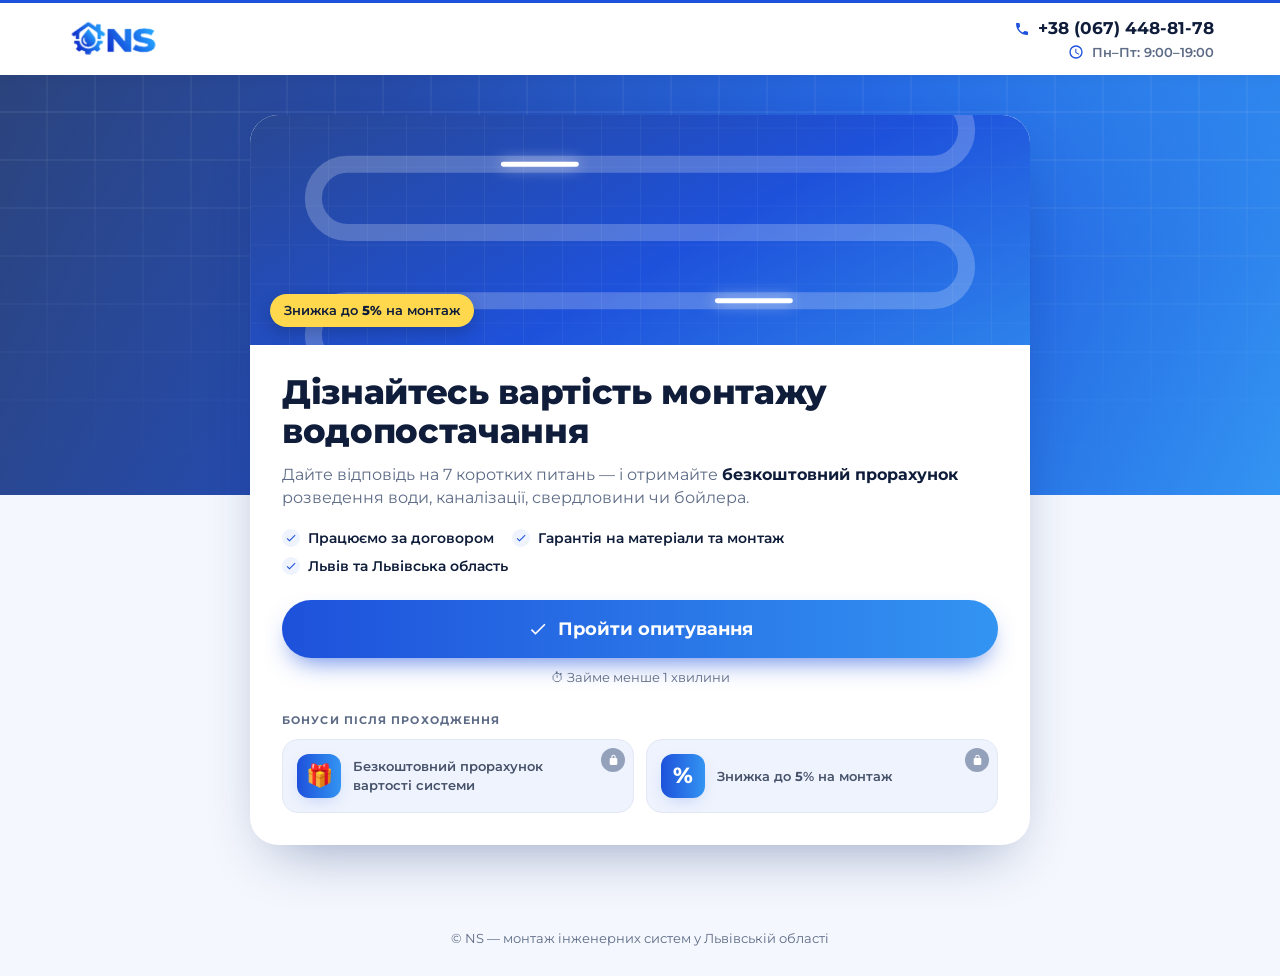
<file: public/ns-vodopostachannya/index.html>
<!DOCTYPE html>
<html lang="uk">
<head>
  <meta charset="UTF-8">
  <meta name="viewport" content="width=device-width, initial-scale=1">
  <title>Розрахуйте вартість водопостачання — NS, Львівська область</title>
  <meta name="description" content="Пройдіть коротке опитування й отримайте безкоштовний прорахунок розведення води, каналізації, свердловини чи бойлера.">
  <meta name="theme-color" content="#1e51db">
  <link rel="icon" href="assets/logo.png">
  <link rel="preconnect" href="https://fonts.googleapis.com">
  <link rel="preconnect" href="https://fonts.gstatic.com" crossorigin>
  <link href="https://fonts.googleapis.com/css2?family=Montserrat:wght@400;500;600;700;800;900&display=swap" rel="stylesheet">
  <link rel="stylesheet" href="css/style.css">

  <!-- Google Tag Manager: вставте сюди код контейнера -->
  <!-- Google Tag Manager -->
<script>(function(w,d,s,l,i){w[l]=w[l]||[];w[l].push({'gtm.start':
new Date().getTime(),event:'gtm.js'});var f=d.getElementsByTagName(s)[0],
j=d.createElement(s),dl=l!='dataLayer'?'&l='+l:'';j.async=true;j.src=
'https://www.googletagmanager.com/gtm.js?id='+i+dl;f.parentNode.insertBefore(j,f);
})(window,document,'script','dataLayer','GTM-5GWM567V');</script>
<!-- End Google Tag Manager -->
  <!-- Meta Pixel: вставте сюди базовий код пікселя -->
</head>
<body>
<!-- Google Tag Manager (noscript) -->
<noscript><iframe src="https://www.googletagmanager.com/ns.html?id=GTM-5GWM567V"
height="0" width="0" style="display:none;visibility:hidden"></iframe></noscript>
<!-- End Google Tag Manager (noscript) -->
<header class="topbar">
  <div class="wrap topbar__in">
    <a class="logo" href="./" aria-label="NS — монтаж інженерних систем"><img src="assets/logo.png" alt="NS" width="104" height="48"></a>
    <div class="topbar__contacts">
      <a class="topbar__phone" href="tel:+380674488178">
        <svg viewBox="0 0 24 24" aria-hidden="true"><path d="M6.6 10.8a15.1 15.1 0 0 0 6.6 6.6l2.2-2.2c.3-.3.7-.4 1-.2 1.1.4 2.3.6 3.6.6.6 0 1 .4 1 1V20c0 .6-.4 1-1 1A17 17 0 0 1 3 4c0-.6.4-1 1-1h3.5c.6 0 1 .4 1 1 0 1.3.2 2.5.6 3.6.1.3 0 .7-.2 1l-2.3 2.2z"/></svg>
        +38 (067) 448-81-78
      </a>
      <span class="topbar__hours">
        <svg viewBox="0 0 24 24" aria-hidden="true"><path d="M12 2a10 10 0 1 0 0 20 10 10 0 0 0 0-20zm0 18a8 8 0 1 1 0-16 8 8 0 0 1 0 16zm.5-13H11v6l5.2 3.2.8-1.3-4.5-2.7V7z"/></svg>
        Пн–Пт: 9:00–19:00
      </span>
    </div>
  </div>
</header>

<main class="stage">
  <div class="stage__bg" aria-hidden="true"></div>

  <section class="quiz" id="quiz" aria-live="polite">

    <!-- ============ СТАРТ ============ -->
    <div class="screen screen--start is-active" data-screen="start">
      <div class="start__media" aria-hidden="true">
        <svg class="floor-svg" viewBox="0 0 640 360" preserveAspectRatio="xMidYMid slice">
          <defs>
            <linearGradient id="fbg" x1="0" y1="0" x2="1" y2="1">
              <stop offset="0" stop-color="#2c447d"/><stop offset=".55" stop-color="#1e51db"/><stop offset="1" stop-color="#3394f2"/>
            </linearGradient>
            <pattern id="grid" width="32" height="32" patternUnits="userSpaceOnUse">
              <path d="M32 0H0v32" fill="none" stroke="rgba(255,255,255,.08)" stroke-width="1"/>
            </pattern>
          </defs>
          <rect width="640" height="360" fill="url(#fbg)"/>
          <rect width="640" height="360" fill="url(#grid)"/>
          <path class="pipe pipe--hot" d="M-20 70H560a28 28 0 0 1 0 56H80a28 28 0 0 0 0 56H560a28 28 0 0 1 0 56H80a28 28 0 0 0 0 56H660" fill="none" stroke-width="14" stroke-linecap="round"/>
          <path class="pipe pipe--flow" d="M-20 70H560a28 28 0 0 1 0 56H80a28 28 0 0 0 0 56H560a28 28 0 0 1 0 56H80a28 28 0 0 0 0 56H660" fill="none" stroke-width="4" stroke-linecap="round"/>
        </svg>
        <span class="start__badge">Знижка до <b>5%</b> на монтаж</span>
      </div>

      <div class="start__body">
        <h1 class="start__title">Дізнайтесь вартість монтажу водопостачання</h1>
        <p class="start__lead">Дайте відповідь на 7 коротких питань — і отримайте <b>безкоштовний прорахунок</b> розведення води, каналізації, свердловини чи бойлера.</p>

        <ul class="start__checks">
          <li>Працюємо за договором</li>
          <li>Гарантія на матеріали та монтаж</li>
          <li>Львів та Львівська область</li>
        </ul>

        <button type="button" class="btn btn--primary btn--xl" data-action="start">
          <svg viewBox="0 0 24 24" aria-hidden="true"><path d="M9 16.2 4.8 12l-1.4 1.4L9 19 21 7l-1.4-1.4z"/></svg>
          Пройти опитування
        </button>
        <p class="start__time">⏱ Займе менше 1 хвилини</p>

        <div class="bonuses">
          <p class="bonuses__label">Бонуси після проходження</p>
          <div class="bonuses__row">
            <div class="bonus is-locked">
              <span class="bonus__gift" aria-hidden="true">🎁</span>
              <span class="bonus__text">Безкоштовний прорахунок вартості системи</span>
              <span class="bonus__lock" aria-hidden="true"><svg viewBox="0 0 24 24"><path d="M17 9h-1V7a4 4 0 0 0-8 0v2H7a2 2 0 0 0-2 2v9a2 2 0 0 0 2 2h10a2 2 0 0 0 2-2v-9a2 2 0 0 0-2-2zm-7-2a2 2 0 0 1 4 0v2h-4V7z"/></svg></span>
            </div>
            <div class="bonus is-locked">
              <span class="bonus__gift" aria-hidden="true">%</span>
              <span class="bonus__text">Знижка до <b data-max-discount>5</b>% на монтаж</span>
              <span class="bonus__lock" aria-hidden="true"><svg viewBox="0 0 24 24"><path d="M17 9h-1V7a4 4 0 0 0-8 0v2H7a2 2 0 0 0-2 2v9a2 2 0 0 0 2 2h10a2 2 0 0 0 2-2v-9a2 2 0 0 0-2-2zm-7-2a2 2 0 0 1 4 0v2h-4V7z"/></svg></span>
            </div>
          </div>
        </div>
      </div>
    </div>

    <!-- ============ ПИТАННЯ (генеруються з js/quiz.js) ============ -->
    <div class="screen screen--steps" data-screen="steps">
      <div class="steps__head">
        <p class="steps__caption">Розрахуйте вартість <span>водопостачання</span></p>
        <div class="progress" role="progressbar" aria-valuemin="0" aria-valuemax="100" aria-valuenow="0">
          <span class="progress__bar"></span>
        </div>
        <p class="steps__count"><span data-step-num>1</span> з <span data-step-total>7</span></p>
      </div>

      <div class="steps__body" data-steps-body></div>

      <div class="steps__foot">
        <div class="discount" data-discount-box>
          <span class="discount__gift" aria-hidden="true">🎁</span>
          <span class="discount__text">Ваша знижка<b><span data-discount>0</span>%</b></span>
          <span class="discount__arrow" aria-hidden="true">⇡</span>
        </div>
        <div class="steps__nav">
          <button type="button" class="btn btn--ghost btn--icon" data-action="prev" aria-label="Назад">
            <svg viewBox="0 0 24 24" aria-hidden="true"><path d="M20 11H7.8l5.6-5.6L12 4l-8 8 8 8 1.4-1.4L7.8 13H20z"/></svg>
          </button>
          <button type="button" class="btn btn--primary" data-action="next" disabled>
            Далі
            <svg viewBox="0 0 24 24" aria-hidden="true"><path d="M4 11h12.2l-5.6-5.6L12 4l8 8-8 8-1.4-1.4 5.6-5.6H4z"/></svg>
          </button>
        </div>
      </div>
    </div>

    <!-- ============ ФОРМА ============ -->
    <div class="screen screen--form" data-screen="form">
      <h2 class="form__title">Заповніть форму, щоб отримати прорахунок вартості</h2>
      <p class="form__lead">Інженер прорахує систему за вашими відповідями і зв'яжеться з вами в робочий час.</p>

      <div class="summary" data-summary></div>

      <div class="bonuses bonuses--open">
        <p class="bonuses__label">Ваші бонуси</p>
        <div class="bonuses__row">
          <div class="bonus is-open">
            <span class="bonus__gift" aria-hidden="true">🎁</span>
            <span class="bonus__text">Безкоштовний прорахунок вартості системи</span>
            <span class="bonus__lock bonus__lock--ok" aria-hidden="true"><svg viewBox="0 0 24 24"><path d="M9 16.2 4.8 12l-1.4 1.4L9 19 21 7l-1.4-1.4z"/></svg></span>
          </div>
          <div class="bonus is-open">
            <span class="bonus__gift" aria-hidden="true">%</span>
            <span class="bonus__text">Ваша знижка на монтаж: <b><span data-discount>0</span>%</b></span>
            <span class="bonus__lock bonus__lock--ok" aria-hidden="true"><svg viewBox="0 0 24 24"><path d="M9 16.2 4.8 12l-1.4 1.4L9 19 21 7l-1.4-1.4z"/></svg></span>
          </div>
        </div>
      </div>

      <form class="lead-form" id="leadForm" novalidate>
        <label class="field">
          <span class="field__label">Введіть ім'я</span>
          <span class="field__box">
            <svg viewBox="0 0 24 24" aria-hidden="true"><path d="M12 12a4.5 4.5 0 1 0 0-9 4.5 4.5 0 0 0 0 9zm0 2c-3 0-9 1.5-9 4.5V21h18v-2.5c0-3-6-4.5-9-4.5z"/></svg>
            <input type="text" name="name" autocomplete="given-name" placeholder="Ім'я" maxlength="80" required>
          </span>
          <span class="field__error">Вкажіть ім'я</span>
        </label>

        <label class="field">
          <span class="field__label">Номер телефону, щоб отримати прорахунок</span>
          <span class="field__box field__box--phone">
            <span class="phone-prefix">🇺🇦 +380</span>
            <input type="tel" name="phone" inputmode="tel" autocomplete="tel-national" placeholder="(__) ___-__-__" maxlength="16" required>
          </span>
          <span class="field__error">Вкажіть номер повністю: 9 цифр після +380</span>
        </label>

        <div class="field">
          <span class="field__label">Як зручніше отримати прорахунок?</span>
          <div class="chips" role="radiogroup">
            <label class="chip"><input type="radio" name="channel" value="Дзвінок" checked><span>📞 Дзвінок</span></label>
            <label class="chip"><input type="radio" name="channel" value="Viber"><span>Viber</span></label>
            <label class="chip"><input type="radio" name="channel" value="Telegram"><span>Telegram</span></label>
          </div>
        </div>

        <!-- Honeypot: приховане поле від ботів -->
        <input type="text" name="website" class="hp" tabindex="-1" autocomplete="off" aria-hidden="true">

        <button type="submit" class="btn btn--primary btn--xl btn--shine">
          <svg viewBox="0 0 24 24" aria-hidden="true"><path d="M9 16.2 4.8 12l-1.4 1.4L9 19 21 7l-1.4-1.4z"/></svg>
          <span data-submit-text>Отримати прорахунок</span>
        </button>

        <label class="consent">
          <input type="checkbox" name="consent" checked required>
          <span>Погоджуюсь на обробку персональних даних</span>
        </label>
        <p class="form__error" data-form-error hidden>Не вдалося надіслати заявку. Спробуйте ще раз або зателефонуйте: <a href="tel:+380674488178">+38 (067) 448-81-78</a></p>
      </form>

      <button type="button" class="link-back" data-action="back-to-steps">← Змінити відповіді</button>
    </div>
  </section>
</main>

<footer class="foot">
  <div class="wrap">© NS — монтаж інженерних систем у Львівській області</div>
</footer>

<script src="js/quiz.js"></script>
</body>
</html>
</file>
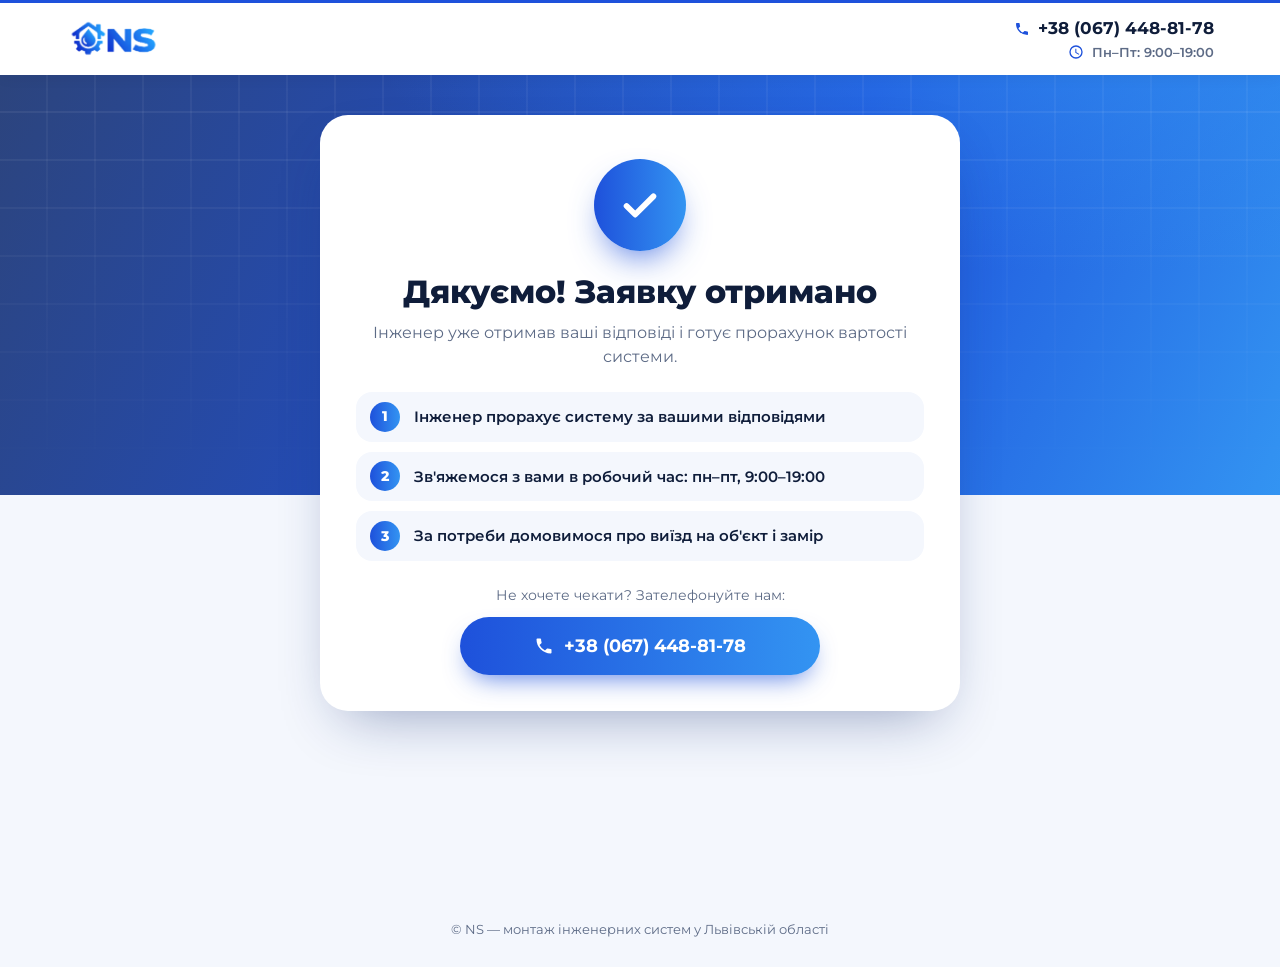
<file: public/ns-kondytsionuvannya/thanks.html>
<!DOCTYPE html>
<html lang="uk">
<head>
  <meta charset="UTF-8">
  <meta name="viewport" content="width=device-width, initial-scale=1">
  <meta name="robots" content="noindex, nofollow">
  <title>Дякуємо! Заявку отримано — NS</title>
  <meta name="theme-color" content="#1e51db">
  <link rel="icon" href="assets/logo.png">
  <link rel="preconnect" href="https://fonts.googleapis.com">
  <link rel="preconnect" href="https://fonts.gstatic.com" crossorigin>
  <link href="https://fonts.googleapis.com/css2?family=Montserrat:wght@400;500;600;700;800;900&display=swap" rel="stylesheet">
  <link rel="stylesheet" href="css/style.css">

  <!-- Google Tag Manager: вставте сюди код контейнера -->
  <!-- Google Tag Manager -->
<script>(function(w,d,s,l,i){w[l]=w[l]||[];w[l].push({'gtm.start':
new Date().getTime(),event:'gtm.js'});var f=d.getElementsByTagName(s)[0],
j=d.createElement(s),dl=l!='dataLayer'?'&l='+l:'';j.async=true;j.src=
'https://www.googletagmanager.com/gtm.js?id='+i+dl;f.parentNode.insertBefore(j,f);
})(window,document,'script','dataLayer','GTM-5GWM567V');</script>
<!-- End Google Tag Manager -->
  <!-- Meta Pixel: вставте сюди базовий код пікселя (подія Lead надсилається нижче автоматично) -->
</head>
<body>
<!-- Google Tag Manager (noscript) -->
<noscript><iframe src="https://www.googletagmanager.com/ns.html?id=GTM-5GWM567V"
height="0" width="0" style="display:none;visibility:hidden"></iframe></noscript>
<!-- End Google Tag Manager (noscript) -->
<header class="topbar">
  <div class="wrap topbar__in">
    <a class="logo" href="./" aria-label="NS — монтаж інженерних систем"><img src="assets/logo.png" alt="NS" width="104" height="48"></a>
    <div class="topbar__contacts">
      <a class="topbar__phone" href="tel:+380674488178">
        <svg viewBox="0 0 24 24" aria-hidden="true"><path d="M6.6 10.8a15.1 15.1 0 0 0 6.6 6.6l2.2-2.2c.3-.3.7-.4 1-.2 1.1.4 2.3.6 3.6.6.6 0 1 .4 1 1V20c0 .6-.4 1-1 1A17 17 0 0 1 3 4c0-.6.4-1 1-1h3.5c.6 0 1 .4 1 1 0 1.3.2 2.5.6 3.6.1.3 0 .7-.2 1l-2.3 2.2z"/></svg>
        +38 (067) 448-81-78
      </a>
      <span class="topbar__hours">
        <svg viewBox="0 0 24 24" aria-hidden="true"><path d="M12 2a10 10 0 1 0 0 20 10 10 0 0 0 0-20zm0 18a8 8 0 1 1 0-16 8 8 0 0 1 0 16zm.5-13H11v6l5.2 3.2.8-1.3-4.5-2.7V7z"/></svg>
        Пн–Пт: 9:00–19:00
      </span>
    </div>
  </div>
</header>

<main class="stage">
  <div class="stage__bg" aria-hidden="true"></div>

  <section class="thanks">
    <div class="thanks__icon" aria-hidden="true">
      <svg viewBox="0 0 24 24"><path d="M5 12.5l4.5 4.5L19 7.5"/></svg>
    </div>
    <h1 data-thanks-title>Дякуємо! Заявку отримано</h1>
    <p class="thanks__lead" data-thanks-lead>Інженер уже отримав ваші відповіді і готує прорахунок вартості системи.</p>

    <div class="thanks__perk" data-perk hidden><span aria-hidden="true">🎁</span><span>Ваша знижка на монтаж: <b data-perk-value>5</b>%</span></div>

    <ol class="thanks__steps">
      <li>Інженер прорахує систему за вашими відповідями</li>
      <li data-step-contact>Зв'яжемося з вами в робочий час: пн–пт, 9:00–19:00</li>
      <li>За потреби домовимося про виїзд на об'єкт і замір</li>
    </ol>

    <p class="thanks__call">Не хочете чекати? Зателефонуйте нам:</p>
    <a class="btn btn--primary btn--xl" href="tel:+380674488178">
      <svg viewBox="0 0 24 24" aria-hidden="true"><path d="M6.6 10.8a15.1 15.1 0 0 0 6.6 6.6l2.2-2.2c.3-.3.7-.4 1-.2 1.1.4 2.3.6 3.6.6.6 0 1 .4 1 1V20c0 .6-.4 1-1 1A17 17 0 0 1 3 4c0-.6.4-1 1-1h3.5c.6 0 1 .4 1 1 0 1.3.2 2.5.6 3.6.1.3 0 .7-.2 1l-2.3 2.2z"/></svg>
      +38 (067) 448-81-78
    </a>
  </section>
</main>

<footer class="foot">
  <div class="wrap">© NS — монтаж інженерних систем у Львівській області</div>
</footer>

<script>
  (function () {
    var lead = null;
    try { lead = JSON.parse(sessionStorage.getItem('ns_lead') || 'null'); } catch (e) { /* ignore */ }
    if (!lead) return;

    var esc = function (s) { var d = document.createElement('div'); d.textContent = s; return d.innerHTML; };
    if (lead.name) {
      document.querySelector('[data-thanks-title]').innerHTML = 'Дякуємо, ' + esc(lead.name) + '!<br>Заявку отримано';
    }
    if (lead.discount) {
      document.querySelector('[data-perk-value]').textContent = lead.discount;
      document.querySelector('[data-perk]').hidden = false;
    }
    if (lead.channel && lead.channel !== 'Дзвінок') {
      document.querySelector('[data-step-contact]').textContent = 'Надішлемо прорахунок у ' + lead.channel + ' в робочий час: пн–пт, 9:00–19:00';
    }

    // Конверсія — лише один раз (перезавантаження сторінки не дублює подію)
    window.dataLayer = window.dataLayer || [];
    window.dataLayer.push({ event: 'quiz_lead', lead_quiz: lead.quiz || '', lead_discount: lead.discount || 0, lead_channel: lead.channel || '' });
    if (typeof window.fbq === 'function') window.fbq('track', 'Lead', { content_name: lead.quiz || '' });
    try { sessionStorage.removeItem('ns_lead'); sessionStorage.setItem('ns_lead_shown', lead.name || '1'); } catch (e) { /* ignore */ }
  })();
</script>
</body>
</html>
</file>
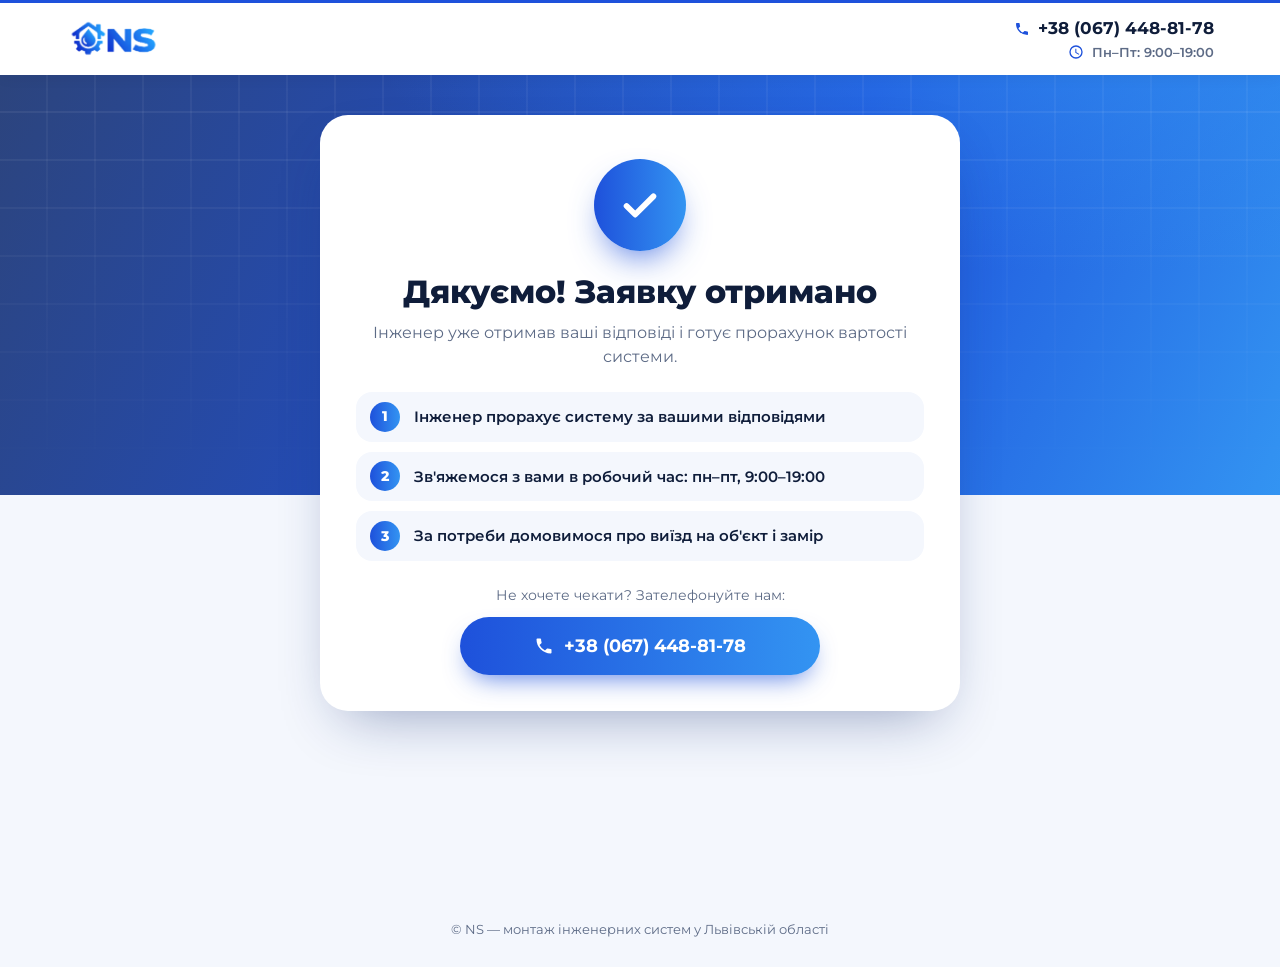
<file: public/ns-quiz/thanks.html>
<!DOCTYPE html>
<html lang="uk">
<head>
  <meta charset="UTF-8">
  <meta name="viewport" content="width=device-width, initial-scale=1">
  <meta name="robots" content="noindex, nofollow">
  <title>Дякуємо! Заявку отримано — NS</title>
  <meta name="theme-color" content="#1e51db">
  <link rel="icon" href="assets/logo.png">
  <link rel="preconnect" href="https://fonts.googleapis.com">
  <link rel="preconnect" href="https://fonts.gstatic.com" crossorigin>
  <link href="https://fonts.googleapis.com/css2?family=Montserrat:wght@400;500;600;700;800;900&display=swap" rel="stylesheet">
  <link rel="stylesheet" href="css/style.css">

  <!-- Google Tag Manager: вставте сюди код контейнера -->
  <!-- Google Tag Manager -->
<script>(function(w,d,s,l,i){w[l]=w[l]||[];w[l].push({'gtm.start':
new Date().getTime(),event:'gtm.js'});var f=d.getElementsByTagName(s)[0],
j=d.createElement(s),dl=l!='dataLayer'?'&l='+l:'';j.async=true;j.src=
'https://www.googletagmanager.com/gtm.js?id='+i+dl;f.parentNode.insertBefore(j,f);
})(window,document,'script','dataLayer','GTM-5GWM567V');</script>
<!-- End Google Tag Manager -->
  <!-- Meta Pixel: вставте сюди базовий код пікселя (подія Lead надсилається нижче автоматично) -->
</head>
<body>
<!-- Google Tag Manager (noscript) -->
<noscript><iframe src="https://www.googletagmanager.com/ns.html?id=GTM-5GWM567V"
height="0" width="0" style="display:none;visibility:hidden"></iframe></noscript>
<!-- End Google Tag Manager (noscript) -->
<header class="topbar">
  <div class="wrap topbar__in">
    <a class="logo" href="./" aria-label="NS — монтаж інженерних систем"><img src="assets/logo.png" alt="NS" width="104" height="48"></a>
    <div class="topbar__contacts">
      <a class="topbar__phone" href="tel:+380674488178">
        <svg viewBox="0 0 24 24" aria-hidden="true"><path d="M6.6 10.8a15.1 15.1 0 0 0 6.6 6.6l2.2-2.2c.3-.3.7-.4 1-.2 1.1.4 2.3.6 3.6.6.6 0 1 .4 1 1V20c0 .6-.4 1-1 1A17 17 0 0 1 3 4c0-.6.4-1 1-1h3.5c.6 0 1 .4 1 1 0 1.3.2 2.5.6 3.6.1.3 0 .7-.2 1l-2.3 2.2z"/></svg>
        +38 (067) 448-81-78
      </a>
      <span class="topbar__hours">
        <svg viewBox="0 0 24 24" aria-hidden="true"><path d="M12 2a10 10 0 1 0 0 20 10 10 0 0 0 0-20zm0 18a8 8 0 1 1 0-16 8 8 0 0 1 0 16zm.5-13H11v6l5.2 3.2.8-1.3-4.5-2.7V7z"/></svg>
        Пн–Пт: 9:00–19:00
      </span>
    </div>
  </div>
</header>

<main class="stage">
  <div class="stage__bg" aria-hidden="true"></div>

  <section class="thanks">
    <div class="thanks__icon" aria-hidden="true">
      <svg viewBox="0 0 24 24"><path d="M5 12.5l4.5 4.5L19 7.5"/></svg>
    </div>
    <h1 data-thanks-title>Дякуємо! Заявку отримано</h1>
    <p class="thanks__lead" data-thanks-lead>Інженер уже отримав ваші відповіді і готує прорахунок вартості системи.</p>

    <div class="thanks__perk" data-perk hidden><span aria-hidden="true">🎁</span><span>Ваша знижка на монтаж: <b data-perk-value>5</b>%</span></div>

    <ol class="thanks__steps">
      <li>Інженер прорахує систему за вашими відповідями</li>
      <li data-step-contact>Зв'яжемося з вами в робочий час: пн–пт, 9:00–19:00</li>
      <li>За потреби домовимося про виїзд на об'єкт і замір</li>
    </ol>

    <p class="thanks__call">Не хочете чекати? Зателефонуйте нам:</p>
    <a class="btn btn--primary btn--xl" href="tel:+380674488178">
      <svg viewBox="0 0 24 24" aria-hidden="true"><path d="M6.6 10.8a15.1 15.1 0 0 0 6.6 6.6l2.2-2.2c.3-.3.7-.4 1-.2 1.1.4 2.3.6 3.6.6.6 0 1 .4 1 1V20c0 .6-.4 1-1 1A17 17 0 0 1 3 4c0-.6.4-1 1-1h3.5c.6 0 1 .4 1 1 0 1.3.2 2.5.6 3.6.1.3 0 .7-.2 1l-2.3 2.2z"/></svg>
      +38 (067) 448-81-78
    </a>
  </section>
</main>

<footer class="foot">
  <div class="wrap">© NS — монтаж інженерних систем у Львівській області</div>
</footer>

<script>
  (function () {
    var lead = null;
    try { lead = JSON.parse(sessionStorage.getItem('ns_lead') || 'null'); } catch (e) { /* ignore */ }
    if (!lead) return;

    var esc = function (s) { var d = document.createElement('div'); d.textContent = s; return d.innerHTML; };
    if (lead.name) {
      document.querySelector('[data-thanks-title]').innerHTML = 'Дякуємо, ' + esc(lead.name) + '!<br>Заявку отримано';
    }
    if (lead.discount) {
      document.querySelector('[data-perk-value]').textContent = lead.discount;
      document.querySelector('[data-perk]').hidden = false;
    }
    if (lead.channel && lead.channel !== 'Дзвінок') {
      document.querySelector('[data-step-contact]').textContent = 'Надішлемо прорахунок у ' + lead.channel + ' в робочий час: пн–пт, 9:00–19:00';
    }

    // Конверсія — лише один раз (перезавантаження сторінки не дублює подію)
    window.dataLayer = window.dataLayer || [];
    window.dataLayer.push({ event: 'quiz_lead', lead_discount: lead.discount || 0, lead_channel: lead.channel || '' });
    if (typeof window.fbq === 'function') window.fbq('track', 'Lead');
    try { sessionStorage.removeItem('ns_lead'); sessionStorage.setItem('ns_lead_shown', lead.name || '1'); } catch (e) { /* ignore */ }
  })();
</script>
</body>
</html>
</file>
<file: public/style.css>
:root{
  --p:#2563eb; --p2:#0ea5e9; --dark:#0b1f4d; --soft:#eef4ff;
  --grad:linear-gradient(135deg,#1d4ed8 0%,#2563eb 50%,#38a8f5 100%);
  --text:#1b2540; --r:24px; --sh:0 10px 35px rgba(20,60,160,.18);
}
*{box-sizing:border-box;margin:0;padding:0}
html{scroll-behavior:smooth;scroll-padding-top:80px}
body{font-family:'Montserrat',sans-serif;color:var(--text);background:#fff;line-height:1.5;overflow-x:hidden}
img{max-width:100%;display:block}
a{color:inherit;text-decoration:none}
ul{list-style:none}
.container{width:min(1200px,92%);margin:0 auto}
.center{text-align:center;margin-top:34px}

/* placeholder for missing images */
.ph{display:flex;align-items:center;justify-content:center;width:100%;height:100%;min-height:90px;background:repeating-linear-gradient(45deg,#dbe7ff,#dbe7ff 10px,#cfe0ff 10px,#cfe0ff 20px);color:#1e3a8a;font-weight:700;font-size:13px;text-align:center;padding:8px;word-break:break-all}

/* buttons & forms */
.btn{display:inline-block;border:0;cursor:pointer;font:700 15px 'Montserrat',sans-serif;color:#fff;background:var(--grad);padding:15px 38px;border-radius:50px;transition:.3s;position:relative;overflow:hidden;box-shadow:0 6px 18px rgba(37,99,235,.35)}
.btn:hover{transform:translateY(-3px);box-shadow:0 12px 26px rgba(37,99,235,.45)}
.btn:active{transform:scale(.97)}
.btn::after{content:"";position:absolute;top:0;left:-80%;width:50%;height:100%;background:linear-gradient(90deg,transparent,rgba(255,255,255,.45),transparent);transform:skewX(-20deg);transition:.6s}
.btn:hover::after{left:130%}
.btn--sm{padding:11px 30px;font-size:13px;text-transform:uppercase}
.btn--full{width:100%}
.btn--white{background:#fff;color:var(--p);box-shadow:0 6px 18px rgba(0,0,0,.15)}
input{width:100%;font:500 15px 'Montserrat',sans-serif;border:1.5px solid #e3e9f5;border-radius:50px;padding:17px 24px;margin-bottom:14px;outline:0;transition:.25s;background:#fff}
input:focus{border-color:var(--p);box-shadow:0 0 0 4px rgba(37,99,235,.15)}
input.err{border-color:#e5484d}
.card{background:#fff;border-radius:var(--r);box-shadow:var(--sh)}
.line{display:block;width:90px;height:3px;background:var(--p);margin:10px auto 14px;border-radius:3px}

/* header */
.header{position:fixed;top:0;left:0;right:0;z-index:50;background:#fff;transition:.3s}
.header.scrolled{box-shadow:0 4px 20px rgba(0,0,0,.12)}
.header__in{display:flex;align-items:center;justify-content:space-between;gap:16px;height:72px}
.logo img{height:46px;width:auto;min-width:110px}
.logo .ph{min-height:46px;width:130px;border-radius:8px}
.header__info{display:flex;flex-direction:column;font-size:12px;font-weight:600;gap:2px}
.hi i{font-style:normal;margin-right:4px}
.header__right{display:flex;align-items:center;gap:14px}
.socials{display:flex;gap:10px}
.socials a{width:32px;height:32px;border-radius:50%;background:rgba(37,99,235,.12);color:var(--p);display:grid;place-items:center;font-weight:800;font-size:13px;transition:.3s}
.socials a:hover{background:var(--p);color:#fff;transform:rotate(360deg)}
.footer .socials a{background:#fff;color:var(--p)}
.burger{width:44px;height:40px;border:0;border-radius:10px;background:var(--grad);cursor:pointer;display:flex;flex-direction:column;justify-content:center;align-items:center;gap:5px;transition:.3s}
.burger:hover{transform:scale(1.08)}
.burger span{width:20px;height:2.5px;background:#fff;border-radius:2px}

/* drawer */
.overlay{position:fixed;inset:0;background:rgba(5,15,40,.6);opacity:0;visibility:hidden;transition:.35s;z-index:90}
.overlay.open{opacity:1;visibility:visible}
.drawer{position:fixed;top:0;left:0;bottom:0;width:min(300px,82%);background:#06122e;color:#fff;z-index:100;transform:translateX(-100%);transition:transform .4s cubic-bezier(.7,0,.2,1);display:flex;flex-direction:column;overflow-y:auto}
.drawer.open{transform:none}
.drawer__top{display:flex;justify-content:space-between;align-items:center;padding:28px 24px;font-size:19px;border-bottom:1px solid #2a3860}
.drawer__close{background:#fff;color:#000;width:34px;height:34px;border-radius:50%;border:0;cursor:pointer;font-weight:700}
.drawer nav a{display:block;padding:20px 24px;border-bottom:1px solid #1d2b55;font-size:16px;transition:.3s}
.drawer nav a:hover{padding-left:34px;color:#60a5fa}
.drawer__bottom{display:flex;gap:10px;padding:26px 14px;text-align:center;margin-top:auto}
.drawer__bottom a{flex:1;font-weight:700;font-size:14px}
.drawer__bottom i{display:block;font-style:normal;font-size:24px;margin-bottom:6px}

/* hero */
.hero{position:relative;padding:140px 0 70px;color:#fff;overflow:hidden;min-height:600px;display:flex;align-items:center}
.hero__bg{position:absolute;inset:0;width:100%;height:100%;object-fit:cover;animation:zoom 18s ease-in-out infinite alternate}
.hero__bg+.ph,.hero .ph{position:absolute;inset:0;height:100%}
@keyframes zoom{to{transform:scale(1.1)}}
.hero__shade{position:absolute;inset:0;background:linear-gradient(90deg,rgba(11,31,77,.92),rgba(37,99,235,.7) 60%,rgba(14,165,233,.5))}
.hero__in{position:relative;display:grid;grid-template-columns:1.3fr 1fr;gap:40px;align-items:center}
.hero__text h1{font-size:clamp(28px,4.2vw,46px);font-weight:800;line-height:1.2;text-transform:uppercase;margin-bottom:20px;animation:up .9s both}
.hero__text p{font-size:17px;margin-bottom:14px;animation:up .9s .2s both}
.hero__offer{font-size:19px!important}
.checks{animation:up .9s .4s both}
.checks li{font-size:18px;margin:6px 0;display:flex;gap:10px;align-items:center}
.checks li::before{content:"✔";font-weight:800}
.hero__form{padding:34px 30px;color:var(--text);text-align:center;animation:up 1s .3s both}
.hero__form h3{font-size:24px;font-weight:800}
.hero__form p{font-size:14px;margin-bottom:20px;color:#555}
.hero__form p i{font-weight:700;color:#000}
@keyframes up{from{opacity:0;transform:translateY(35px)}to{opacity:1;transform:none}}

/* sections */
.section{padding:80px 0}
.section--tight{padding:50px 0}
.section--blue{background:var(--grad);position:relative}
.title{text-align:center;font-size:clamp(24px,3.2vw,32px);font-weight:800;margin-bottom:44px}
.title--w{color:#fff}
.reveal{opacity:0;transform:translateY(40px);transition:opacity .8s ease,transform .8s ease}
.reveal.show{opacity:1;transform:none}

/* services */
.services{display:grid;grid-template-columns:repeat(3,1fr);gap:24px}
.svc{position:relative;border-radius:var(--r);overflow:hidden;aspect-ratio:1.22;background:#223;cursor:pointer}
.svc img,.svc .ph{position:absolute;inset:0;width:100%;height:100%;object-fit:cover;transition:transform .7s}
.svc::after{content:"";position:absolute;inset:0;background:rgba(10,25,70,.5);transition:.4s}
.svc:hover img,.svc:hover .ph{transform:scale(1.12)}
.svc:hover::after{background:rgba(29,78,216,.55)}
.svc__in{position:absolute;inset:0;z-index:2;display:flex;flex-direction:column;align-items:center;justify-content:center;gap:22px;color:#fff;padding-top:30px}
.svc__in h4{font-weight:500;font-size:22px;text-transform:uppercase;transition:.4s}
.svc:hover h4{transform:translateY(-6px)}
.svc .btn{background:var(--grad);border:1px solid #fff}

/* projects */
.projects{display:grid;grid-template-columns:repeat(4,1fr);gap:22px}
.proj{background:#fff;border-radius:18px;padding:8px 8px 18px;display:flex;flex-direction:column;box-shadow:0 8px 24px rgba(0,20,90,.2);transition:.4s;animation:pop .6s both}
.proj:hover{transform:translateY(-8px)}
@keyframes pop{from{opacity:0;transform:scale(.9) translateY(25px)}to{opacity:1;transform:none}}
.proj__img{border-radius:14px;overflow:hidden;aspect-ratio:1.1;background:#dbe7ff}
.proj__img img,.proj__img .ph{width:100%;height:100%;object-fit:cover;transition:transform .6s}
.proj:hover .proj__img img{transform:scale(1.1)}
.proj h5{font-size:13px;font-weight:700;color:var(--p);margin:12px 6px 6px;flex:1}
.proj small{font-size:12px;color:#777;margin:0 6px 12px;min-height:16px}
.proj .btn{margin:0 6px;padding:11px;font-size:12px;box-shadow:none;background:#fff;color:var(--p);border:1.5px solid var(--p)}
.proj .btn:hover{background:var(--p);color:#fff}

/* ask */
.ask{display:grid;grid-template-columns:1fr 1fr;padding:34px 20px}
.ask__l{text-align:center;padding:0 30px;border-right:1px solid #ddd}
.ask__l h3{color:var(--p);font-size:20px;font-weight:800}
.ask__l p{font-size:13px;margin:8px 0 16px}
.ask__r{display:flex;flex-direction:column;align-items:center;justify-content:center;gap:12px}
.ask__r a{font-weight:800;color:var(--p);font-size:20px}
.ask__ico{width:54px;height:54px;border-radius:50%;background:var(--soft);display:grid;place-items:center;font-size:24px;animation:ring 2s infinite}
@keyframes ring{0%,100%{transform:rotate(0)}10%,30%{transform:rotate(-14deg)}20%,40%{transform:rotate(14deg)}50%{transform:rotate(0)}}

/* works */
.works{display:grid;grid-template-columns:1fr 1fr;gap:24px}
.works .card{padding:30px 34px}
.works li{padding-left:34px;position:relative;margin-bottom:12px;font-size:15px;font-weight:500}
.works li::before{content:"✔";position:absolute;left:0;top:0;width:22px;height:22px;border-radius:6px;background:var(--soft);color:var(--p);display:grid;place-items:center;font-size:12px;font-weight:800}

/* steps */
.steps{display:grid;grid-template-columns:repeat(4,1fr);gap:24px;text-align:center}
.step{position:relative;padding-top:20px}
.step:nth-child(even){margin-top:50px}
.step .num{position:absolute;top:0;right:18%;font-size:32px;font-weight:800;color:var(--p)}
.step__ico{width:110px;height:110px;margin:0 auto 16px;border-radius:24px;background:#fff;box-shadow:var(--sh);display:grid;place-items:center;padding:16px;transition:.4s;overflow:hidden}
.step:hover .step__ico{transform:rotate(-6deg) scale(1.08)}
.step__ico .ph{min-height:0;font-size:10px}
.step p{font-size:14px;font-weight:600;max-width:220px;margin:0 auto}

/* start form */
.start{background:var(--grad);padding:60px 0}
.start__form{padding:34px 30px;text-align:center}
.start__form h3{font-size:26px;margin-bottom:20px}
.start__row{display:grid;grid-template-columns:1fr 1fr auto;gap:14px;align-items:start}
.start__row input{margin:0}

/* reviews */
.reviews{columns:3;column-gap:22px}
.rev{break-inside:avoid;background:#fff;border:1px solid #e6ecf8;border-radius:18px;padding:20px;margin-bottom:22px;box-shadow:0 6px 20px rgba(20,60,160,.08);transition:.4s;font-size:13px}
.rev:hover{transform:translateY(-6px);box-shadow:var(--sh)}
.rev__h{display:flex;gap:12px;align-items:center;margin-bottom:8px}
.rev__h small,.stars small{display:block;color:#888;font-size:11px}
.stars{color:#f5b301;margin-bottom:8px;font-size:15px}
.stars small{display:inline;margin-left:6px}
.rev__s{margin-top:8px}
.av{width:38px;height:38px;border-radius:50%;background:var(--grad);color:#fff;display:grid;place-items:center;font-weight:800}
.rev__img{margin-top:12px;border-radius:12px;overflow:hidden;aspect-ratio:1.4}
.rev__img img,.rev__img .ph{width:100%;height:100%;object-fit:cover}

/* slider */
.slider{display:flex;align-items:center;gap:14px}
.slider__view{overflow:hidden;flex:1}
.slider__track{display:flex;transition:transform .6s cubic-bezier(.6,0,.2,1)}
.slide{flex:0 0 33.333%;padding:0 10px}
.slide>img,.slide>.ph{width:100%;aspect-ratio:.72;object-fit:cover;border-radius:18px;border:4px solid #fff;box-shadow:0 8px 24px rgba(0,0,0,.25);background:#fff;transition:.4s}
.slide:hover>img{transform:scale(1.03)}
.slider__btn{flex:none;width:46px;height:46px;border-radius:50%;border:0;background:#fff;color:var(--p);font-size:30px;line-height:1;cursor:pointer;transition:.3s;box-shadow:0 4px 14px rgba(0,0,0,.2)}
.slider__btn:hover{background:var(--dark);color:#fff;transform:scale(1.1)}

/* contacts */
.contacts{display:grid;grid-template-columns:1fr 1.4fr;gap:40px;align-items:center}
.contacts h2{font-size:30px;margin-bottom:24px}
.ci{display:flex;gap:12px;align-items:center;font-weight:600;margin-bottom:18px}
.ci i{font-style:normal;width:34px;height:34px;display:grid;place-items:center;background:var(--soft);border-radius:50%}
.socials--dark{margin-bottom:24px}
.contacts__map{border-radius:var(--r);overflow:hidden;min-height:340px;box-shadow:var(--sh);background:#f1f5ff}
.contacts__map img,.contacts__map .ph,.contacts__map iframe{width:100%;height:100%;min-height:340px;object-fit:cover;border:0}

/* footer */
.footer{background:var(--grad);color:#fff;padding:50px 0 20px}
.footer__in{display:grid;grid-template-columns:1.2fr 1fr 1fr;gap:30px}
.footer__logo{height:50px;margin-bottom:14px}
.footer .ph{min-height:50px;width:130px;border-radius:8px}
.footer h5{font-size:14px;margin-bottom:14px;letter-spacing:1px}
.footer a{display:block;font-size:14px;margin-bottom:8px;transition:.3s}
.footer a:hover{padding-left:6px}
.footer .socials{display:flex}.footer .socials a{display:grid;margin:0}
.copy{text-align:center;font-size:12px;margin-top:34px;padding-top:16px;border-top:1px solid rgba(255,255,255,.3)}

/* fab */
.fab{position:fixed;right:22px;bottom:26px;z-index:60;width:96px;height:96px;border-radius:50%;border:0;background:var(--grad);color:#fff;font:700 12px 'Montserrat',sans-serif;cursor:pointer;animation:pulse 2s infinite;transition:.3s}
.fab:hover{transform:scale(1.1)}
@keyframes pulse{0%{box-shadow:0 0 0 0 rgba(37,99,235,.6)}70%{box-shadow:0 0 0 24px rgba(37,99,235,0)}100%{box-shadow:0 0 0 0 rgba(37,99,235,0)}}

/* modal */
.modal{position:fixed;inset:0;background:rgba(5,15,40,.65);display:flex;align-items:center;justify-content:center;padding:16px;z-index:200;opacity:0;visibility:hidden;transition:.35s;backdrop-filter:blur(4px)}
.modal.open{opacity:1;visibility:visible}
.modal__box{position:relative;width:min(430px,100%);padding:36px 30px 30px;text-align:center;transform:translateY(40px) scale(.92);transition:.4s cubic-bezier(.3,1.4,.5,1)}
.modal.open .modal__box{transform:none}
.modal__box h3{font-size:24px;font-weight:800}
.modal__box p{font-size:14px;color:#555;margin-bottom:20px}
.modal__x{position:absolute;top:14px;right:16px;background:none;border:0;font-size:24px;cursor:pointer;transition:.3s}
.modal__x:hover{transform:rotate(90deg);color:var(--p)}
.modal__box--p{width:min(480px,100%);padding:20px 20px 24px}
.p-img{border-radius:16px;overflow:hidden;aspect-ratio:1.4;margin-bottom:16px}
.p-img img,.p-img .ph{width:100%;height:100%;object-fit:cover}
.modal__box--p h3{font-size:18px;color:var(--p);margin-bottom:6px}
.modal__box--p p{margin-bottom:16px}
.toast{position:fixed;left:50%;bottom:30px;transform:translate(-50%,120px);background:var(--dark);color:#fff;padding:14px 26px;border-radius:50px;font-weight:600;z-index:300;transition:.5s;max-width:90%;text-align:center}
.toast.show{transform:translate(-50%,0)}
.toast.bad{background:#c0262d}

/* responsive */
@media(max-width:1024px){
  .projects{grid-template-columns:repeat(3,1fr)}
  .reviews{columns:2}
  .slide{flex-basis:50%}
}
@media(max-width:820px){
  .header__info .hi--time,.header__right .socials{display:none}
  .hero{padding:110px 0 50px}
  .hero__in{grid-template-columns:1fr;text-align:center}
  .checks li{justify-content:center}
  .services{grid-template-columns:repeat(2,1fr);gap:14px}
  .svc__in h4{font-size:16px}
  .ask,.works,.contacts{grid-template-columns:1fr}
  .ask__l{border:0;padding:0 0 24px;border-bottom:1px solid #ddd;margin-bottom:24px}
  .steps{grid-template-columns:repeat(2,1fr)}
  .step:nth-child(even){margin-top:0}
  .start__row{grid-template-columns:1fr}
  .start__row input{margin-bottom:0}
  .footer__in{grid-template-columns:1fr 1fr}
}
@media(max-width:560px){
  .section{padding:56px 0}
  .projects{grid-template-columns:repeat(2,1fr);gap:12px}
  .proj h5{font-size:11px}
  .reviews{columns:1}
  .slide{flex-basis:100%}
  .slider__btn{width:38px;height:38px;font-size:24px}
  .header__in{height:64px}
  .logo img,.logo .ph{height:38px;min-height:38px;width:auto;min-width:90px}
  .hi{font-size:12px}
  .services{grid-template-columns:1fr}
  .svc{aspect-ratio:1.6}
  .svc__in h4{font-size:20px}
  .footer__in{grid-template-columns:1fr}
  .fab{width:80px;height:80px;font-size:10px;right:14px;bottom:16px}
  .hero__form{padding:26px 20px}
}
@media(prefers-reduced-motion:reduce){*{animation:none!important;transition:none!important}.reveal{opacity:1;transform:none}}

/* ===== v2 ===== */
.ic{width:1em;height:1em;vertical-align:-.14em;flex:none}
body{font-weight:500;font-size:16px}
body:not(.is-project) .v-project,body.is-project .v-home{display:none}
.hi{font-size:15px;font-weight:700}
.hi .ic{color:var(--p);margin-right:6px}
.header__info{gap:3px}
.drawer nav a{font-weight:600}
.drawer__bottom a{font-size:15px}
.drawer__bottom .ic{display:block;margin:0 auto 6px;font-size:26px}
.ask__ico{color:var(--p);font-size:26px}
.ask__l p{font-size:14px;font-weight:600}
.ci{font-size:18px;font-weight:700}
.ci .ic{font-size:18px;color:var(--p)}
.contacts h2{font-weight:800}
.footer a,.footer p{font-size:16px;font-weight:600}
.footer h5{font-size:16px;font-weight:800}
.footer .ic{margin-right:4px}
.copy{font-size:14px;font-weight:600}
.works li{font-weight:600;font-size:16px}
.rev{font-size:14px}
.hero__text p{font-weight:500}
.checks li{font-weight:600}
.checks li::before{content:"";width:22px;height:22px;flex:none;background:url("data:image/svg+xml,%3Csvg xmlns='http://www.w3.org/2000/svg' viewBox='0 0 24 24'%3E%3Cpath d='M5 12.500l4.500 4.500L19 7.500' fill='none' stroke='white' stroke-width='3.400' stroke-linecap='round' stroke-linejoin='round'/%3E%3C/svg%3E") center/contain no-repeat}
.works li::before{content:"";background:#eef4ff url("data:image/svg+xml,%3Csvg xmlns='http://www.w3.org/2000/svg' viewBox='0 0 24 24'%3E%3Cpath d='M5 12.500l4.500 4.500L19 7.500' fill='none' stroke='%232563eb' stroke-width='3.400' stroke-linecap='round' stroke-linejoin='round'/%3E%3C/svg%3E") center/14px no-repeat}
.proj .btn{text-align:center}
.proj small{display:flex;align-items:center;gap:5px}
.proj small .ic{color:var(--p)}
.contacts__map iframe{display:block;width:100%;height:100%;min-height:340px;border:0}

/* steps */
.steps{position:relative}
.step{position:relative;z-index:1;opacity:0;transform:translateY(30px) scale(.8)}
.steps.go .step{animation:stepIn .7s cubic-bezier(.3,1.5,.5,1) var(--d) forwards}
@keyframes stepIn{to{opacity:1;transform:none}}
.step p{font-size:15px;font-weight:700}
.sico{width:100%;height:100%;fill:none;stroke:var(--p);stroke-width:2.6;stroke-linecap:round;stroke-linejoin:round}
.sico .acc{fill:#dbeafe}
.sico *{stroke-dasharray:220;stroke-dashoffset:220}
.steps.go .sico *{animation:draw 1.1s ease forwards;animation-delay:calc(var(--d) + .25s)}
@keyframes draw{to{stroke-dashoffset:0}}
.steps__line{position:absolute;left:0;top:0;width:100%;height:100%;z-index:0;pointer-events:none;overflow:visible}
.sm{fill:none;stroke:#fff;stroke-width:10;stroke-dasharray:1;stroke-dashoffset:1;transition:stroke-dashoffset .7s linear}
.steps.go .sm{stroke-dashoffset:0}
.sl{fill:none;stroke:var(--p);stroke-width:2.5;stroke-dasharray:9 9;stroke-linecap:round}

/* project page */
.v-project{padding:105px 0 60px}
.back{display:inline-flex;align-items:center;gap:8px;font-weight:700;color:var(--p);margin-bottom:26px;transition:.3s}
.back:hover{gap:12px}
.pj{display:grid;grid-template-columns:minmax(260px,.85fr) 1.6fr;gap:46px;align-items:start}
.pj>*{animation:up .8s both}.pj__txt{animation-delay:.15s!important}
.pj__img{border-radius:14px;overflow:hidden;aspect-ratio:.72;position:sticky;top:96px;box-shadow:var(--sh);background:#dbe7ff}
.pj__img img,.pj__img .ph{width:100%;height:100%;object-fit:cover}
.pj h1{font-size:clamp(26px,3.6vw,38px);font-weight:800;text-transform:uppercase;line-height:1.2}
.pj__area{font-style:italic;color:var(--p);font-size:22px;font-weight:600;margin:10px 0 22px}
.pj__body p{margin-bottom:10px;font-size:15px;font-weight:500;line-height:1.65}
.pj__body .li{display:flex;gap:10px}
.pj__body .li--v .ic{color:var(--p);flex:none;margin-top:4px;font-size:18px}
.pj__body .li--d::before{content:"–";color:var(--p);font-weight:800}
.pj__body h3{font-size:22px;font-weight:700;margin:24px 0 10px;display:flex;gap:10px;align-items:center}
.pj__body h3 .ic{color:var(--p)}
.pj__price{display:flex;gap:14px;flex-wrap:wrap;margin:26px 0}
.pj__price div{background:var(--soft);border-radius:16px;padding:14px 22px;min-width:180px}
.pj__price span{display:block;font-size:13px;font-weight:600;color:#556}
.pj__price b{font-size:20px;color:var(--p);font-weight:800}
.gal{position:relative;margin-top:60px;overflow:hidden}
.gal__view{overflow:hidden}
.gal__track{display:flex;transition:transform .6s cubic-bezier(.6,0,.2,1)}
.gal__slide{padding:0 3px;overflow:hidden}
.gal__slide>img,.gal__slide>.ph{display:block;width:100%;aspect-ratio:.78;object-fit:cover;transition:.5s}
.gal__slide:hover>img{transform:scale(1.05)}
.gal__btn{position:absolute;top:50%;transform:translateY(-50%);z-index:3;width:42px;height:46px;border:0;background:#fff;color:var(--dark);font-size:28px;cursor:pointer;box-shadow:0 4px 14px rgba(0,0,0,.25);transition:.3s}
.gal__btn.prev{left:0}.gal__btn.next{right:0}
.gal__btn:hover{background:var(--p);color:#fff}
@media(max-width:820px){
  .pj{grid-template-columns:1fr;gap:24px}
  .pj__img{position:static;aspect-ratio:.85}
  .v-project{padding-top:90px}
}
@media(max-width:560px){
  .hi{font-size:13px}
  .steps{grid-template-columns:1fr;gap:38px}
  .step{display:flex;align-items:center;gap:16px;text-align:left;margin-top:0!important}
  .step:nth-child(even){flex-direction:row-reverse;text-align:right}
  .step__ico{margin:0;flex:none;width:96px;height:96px}
  .step p{margin:0;max-width:none}
  .step .num{right:auto;left:0;top:-14px}
  .step:nth-child(even) .num{left:auto;right:0}
}
@media(prefers-reduced-motion:reduce){.step{opacity:1;transform:none}.sico *,.sm{stroke-dashoffset:0}}

/* ===== v3: іконка на кнопці, сторінка подяки ===== */
.fab{display:grid;place-items:center;padding:0}
.fab .ic{font-size:40px}
@media(max-width:560px){.fab .ic{font-size:34px}}

body.is-thanks .v-home,body.is-thanks .v-project,body.is-thanks .no-thanks{display:none}
body:not(.is-thanks) .v-thanks{display:none}
.thanks{padding:130px 0 90px;min-height:75vh}
.thanks .container{display:flex;justify-content:center}
.thanks__box{width:min(680px,100%);padding:48px 40px;text-align:center;animation:pop .7s both}
.tk{display:block;width:96px;height:96px;margin:0 auto 18px;fill:none;stroke:var(--p);stroke-width:4;stroke-linecap:round;stroke-linejoin:round}
.tk circle{fill:var(--soft);stroke-dasharray:215;stroke-dashoffset:215;animation:draw .9s ease forwards}
.tk path{stroke-dasharray:60;stroke-dashoffset:60;animation:draw .6s ease .7s forwards}
.thanks__box h1{font-size:clamp(26px,4vw,36px);font-weight:800;line-height:1.2}
.thanks__lead{font-size:17px;font-weight:500;max-width:520px;margin:0 auto 26px}
.thanks__steps{display:grid;gap:12px;text-align:left;max-width:460px;margin:0 auto 24px}
.thanks__steps li{display:flex;gap:14px;align-items:center;background:var(--soft);border-radius:16px;padding:12px 18px;font-weight:600;font-size:15px}
.thanks__steps b{flex:none;width:30px;height:30px;border-radius:50%;background:var(--grad);color:#fff;display:grid;place-items:center;font-size:14px}
.thanks__note{font-size:13px;color:#667;margin-bottom:26px}
.thanks__btns{display:flex;gap:14px;justify-content:center;flex-wrap:wrap}
.btn--out{background:#fff;color:var(--p);border:1.5px solid var(--p);box-shadow:none}
.btn--out:hover{background:var(--p);color:#fff}
.btn--out .ic{margin-right:8px}
@media(max-width:560px){.thanks{padding:100px 0 60px}.thanks__box{padding:34px 20px}}
@media(prefers-reduced-motion:reduce){.tk circle,.tk path{stroke-dashoffset:0}}
</file>
<file: public/ns-kondytsionuvannya/css/style.css>
/* =========================================================
   NS — квіз. Кольори взято з основного сайту.
   ========================================================= */
:root {
  --blue: #1e51db;
  --blue-2: #3394f2;
  --navy: #2c447d;
  --navy-deep: #1a2b5c;
  --ink: #0f1d3a;
  --text: #1f2d4a;
  --muted: #5d6b86;
  --line: #e2e8f4;
  --soft: #eef3fd;
  --bg: #f4f7fd;
  --white: #fff;
  --ok: #19b36b;
  --err: #e5484d;
  --grad: linear-gradient(90deg, var(--blue) 0%, var(--blue-2) 100%);
  --shadow: 0 24px 60px -24px rgba(16, 42, 110, .45);
  --shadow-sm: 0 6px 18px -8px rgba(30, 81, 219, .35);
  --r: 22px;
  --ease: cubic-bezier(.22, .8, .25, 1);
}

*, *::before, *::after { box-sizing: border-box; }
html { -webkit-text-size-adjust: 100%; }
body {
  margin: 0;
  font-family: 'Montserrat', system-ui, -apple-system, 'Segoe UI', Arial, sans-serif;
  color: var(--text);
  background: var(--bg);
  line-height: 1.45;
  overflow-x: clip;
}
img, svg { display: block; max-width: 100%; }
button { font: inherit; cursor: pointer; }
input { font: inherit; }
[hidden] { display: none !important; }
.wrap { width: 100%; max-width: 1180px; margin: 0 auto; padding: 0 16px; }

/* ---------- Шапка ---------- */
.topbar { background: var(--white); border-top: 3px solid var(--blue); box-shadow: 0 2px 14px rgba(15, 29, 58, .06); position: relative; z-index: 3; }
.topbar__in { display: flex; align-items: center; justify-content: space-between; gap: 16px; min-height: 72px; }
.logo img { height: 44px; width: auto; }
.topbar__contacts { display: flex; flex-direction: column; align-items: flex-end; gap: 2px; font-weight: 700; color: var(--ink); }
.topbar__phone, .topbar__hours { display: inline-flex; align-items: center; gap: 8px; color: inherit; text-decoration: none; }
.topbar__phone { font-size: 17px; }
.topbar__hours { font-size: 13px; color: var(--muted); font-weight: 600; }
.topbar svg { width: 16px; height: 16px; fill: var(--blue); flex: none; }

/* ---------- Сцена ---------- */
.stage { position: relative; padding: 40px 16px 64px; min-height: calc(100vh - 75px); display: flex; justify-content: center; align-items: flex-start; }
.stage__bg {
  position: absolute; inset: 0 0 auto 0; height: 420px; z-index: 0;
  background:
    radial-gradient(1200px 400px at 85% -10%, rgba(51, 148, 242, .55), transparent 60%),
    linear-gradient(115deg, var(--navy) 0%, var(--blue) 60%, var(--blue-2) 100%);
}
.stage__bg::after {
  content: ""; position: absolute; inset: 0;
  background-image:
    repeating-linear-gradient(0deg, transparent 0 46px, rgba(255, 255, 255, .07) 46px 48px),
    repeating-linear-gradient(90deg, transparent 0 46px, rgba(255, 255, 255, .05) 46px 48px);
  -webkit-mask-image: linear-gradient(#000, transparent);
  mask-image: linear-gradient(#000, transparent);
}

/* ---------- Карта квізу ---------- */
.quiz {
  position: relative; z-index: 1;
  width: 100%; max-width: 780px;
  background: var(--white);
  border-radius: 28px;
  box-shadow: var(--shadow);
  overflow: hidden;
}
.screen { display: none; }
.screen.is-active { display: block; animation: screenIn .45s var(--ease) both; }
@keyframes screenIn { from { opacity: 0; transform: translateY(14px); } to { opacity: 1; transform: none; } }

/* ---------- Старт ---------- */
.start__media { position: relative; height: 230px; overflow: hidden; }
.floor-svg { width: 100%; height: 100%; }
.pipe--hot { stroke: rgba(255, 255, 255, .22); }
.pipe--flow { stroke: #fff; stroke-dasharray: 60 900; animation: flow 6s linear infinite; filter: drop-shadow(0 0 6px rgba(255, 255, 255, .8)); }
@keyframes flow { from { stroke-dashoffset: 960; } to { stroke-dashoffset: 0; } }
.start__badge {
  position: absolute; left: 20px; bottom: 18px;
  background: #ffd84d; color: var(--ink);
  font-size: 13px; font-weight: 600;
  padding: 7px 14px; border-radius: 999px;
  box-shadow: 0 6px 16px rgba(0, 0, 0, .18);
}
.start__badge b { font-weight: 800; }
.start__body { padding: 28px 32px 32px; }
.start__title { margin: 0 0 12px; font-size: clamp(24px, 4vw, 34px); line-height: 1.15; font-weight: 800; color: var(--ink); letter-spacing: -.01em; }
.start__lead { margin: 0 0 18px; color: var(--muted); font-size: 16px; }
.start__lead b { color: var(--ink); }
.start__checks { list-style: none; margin: 0 0 24px; padding: 0; display: flex; flex-wrap: wrap; gap: 8px 18px; }
.start__checks li { position: relative; padding-left: 26px; font-weight: 600; font-size: 14px; color: var(--ink); }
.start__checks li::before {
  content: ""; position: absolute; left: 0; top: 1px; width: 18px; height: 18px; border-radius: 50%;
  background: var(--soft) url("data:image/svg+xml,%3Csvg xmlns='http://www.w3.org/2000/svg' viewBox='0 0 24 24'%3E%3Cpath fill='%231e51db' d='M9 16.2 4.8 12l-1.4 1.4L9 19 21 7l-1.4-1.4z'/%3E%3C/svg%3E") center/12px no-repeat;
}
.start__time { margin: 10px 0 0; text-align: center; font-size: 13px; color: var(--muted); }

/* ---------- Кнопки ---------- */
.btn {
  display: inline-flex; align-items: center; justify-content: center; gap: 10px;
  border: 0; border-radius: 999px; padding: 15px 28px;
  font-weight: 700; font-size: 16px; line-height: 1;
  transition: transform .2s var(--ease), box-shadow .2s var(--ease), opacity .2s, background .2s;
  -webkit-tap-highlight-color: transparent;
}
.btn svg { width: 20px; height: 20px; fill: currentColor; flex: none; }
.btn--primary { color: #fff; background: var(--grad); box-shadow: 0 12px 26px -10px rgba(30, 81, 219, .75); }
.btn--primary:hover:not(:disabled) { transform: translateY(-2px); box-shadow: 0 16px 32px -10px rgba(30, 81, 219, .85); }
.btn--primary:active:not(:disabled) { transform: translateY(0); }
.btn:disabled { opacity: .45; cursor: not-allowed; box-shadow: none; }
.btn--xl { width: 100%; padding: 19px 28px; font-size: 18px; }
.btn--ghost { background: var(--soft); color: var(--blue); }
.btn--ghost:hover:not(:disabled) { background: #e2eafc; }
.btn--icon { width: 52px; height: 52px; padding: 0; }
.btn--shine { position: relative; overflow: hidden; }
.btn--shine::after {
  content: ""; position: absolute; top: 0; left: -60%; width: 40%; height: 100%;
  background: linear-gradient(100deg, transparent, rgba(255, 255, 255, .45), transparent);
  transform: skewX(-20deg); animation: shine 3.2s ease-in-out infinite;
}
@keyframes shine { 0%, 60% { left: -60%; } 100% { left: 130%; } }
.btn.is-loading { opacity: .8; }
[data-action="start"] { animation: pulse 2.4s ease-in-out infinite; }
@keyframes pulse {
  0%, 100% { box-shadow: 0 12px 26px -10px rgba(30, 81, 219, .75), 0 0 0 0 rgba(51, 148, 242, .45); }
  50% { box-shadow: 0 12px 26px -10px rgba(30, 81, 219, .75), 0 0 0 12px rgba(51, 148, 242, 0); }
}

/* ---------- Бонуси ---------- */
.bonuses { margin-top: 26px; }
.bonuses__label { margin: 0 0 10px; font-size: 11px; font-weight: 700; letter-spacing: .1em; text-transform: uppercase; color: var(--muted); }
.bonuses__row { display: grid; grid-template-columns: 1fr 1fr; gap: 12px; }
.bonus {
  position: relative; display: flex; align-items: center; gap: 12px;
  padding: 14px 40px 14px 14px; border-radius: 16px;
  background: var(--soft); border: 1px solid var(--line);
  font-size: 13px; font-weight: 600; color: var(--ink);
}
.bonus__gift {
  flex: none; width: 44px; height: 44px; border-radius: 12px;
  display: grid; place-items: center; font-size: 22px; font-weight: 800; color: #fff;
  background: var(--grad); box-shadow: var(--shadow-sm);
}
.bonus.is-locked .bonus__text { opacity: .75; }
.bonus__lock {
  position: absolute; top: 8px; right: 8px; width: 24px; height: 24px; border-radius: 50%;
  background: #93a1bb; display: grid; place-items: center;
}
.bonus__lock svg { width: 13px; height: 13px; fill: #fff; }
.bonus__lock--ok { background: var(--ok); }
.bonus.is-open { background: #fff; border-color: #cfdcf8; box-shadow: var(--shadow-sm); }

/* ---------- Кроки ---------- */
.steps__head { padding: 22px 28px 0; }
.steps__caption { margin: 0 0 12px; font-size: 14px; font-weight: 600; color: var(--muted); }
.steps__caption span { color: var(--blue); }
.progress { height: 6px; background: var(--soft); border-radius: 99px; overflow: hidden; }
.progress__bar { display: block; height: 100%; width: 0; background: var(--grad); border-radius: inherit; transition: width .5s var(--ease); }
.steps__count { margin: 8px 0 0; font-size: 12px; font-weight: 700; color: var(--muted); text-align: right; }
.steps__body { padding: 8px 28px 24px; min-height: 380px; }
.step__q { margin: 6px 0 14px; font-size: clamp(20px, 3.2vw, 26px); line-height: 1.2; font-weight: 800; color: var(--ink); }
.step__multi { display: inline-block; vertical-align: middle; margin-left: 6px; padding: 3px 9px; border-radius: 99px; background: var(--soft); color: var(--blue); font-size: 11px; font-weight: 700; letter-spacing: .02em; }

/* Менеджер-підказка */
.manager {
  display: flex; align-items: flex-start; gap: 12px;
  padding: 10px 12px; margin-bottom: 18px;
  background: var(--soft); border-radius: 16px;
  animation: screenIn .5s .1s var(--ease) both;
}
.manager__ava { flex: none; width: 40px; height: 40px; border-radius: 50%; background: #fff; display: grid; place-items: center; box-shadow: 0 2px 8px rgba(30, 81, 219, .18); overflow: hidden; }
.manager__ava img { width: 34px; height: auto; }
.manager__meta { flex: 1; min-width: 0; font-size: 14px; color: var(--ink); }
.manager__meta small { color: var(--muted); font-size: 12px; }
.manager__dot { display: inline-block; width: 8px; height: 8px; margin: 0 4px 0 2px; border-radius: 50%; background: var(--ok); box-shadow: 0 0 0 3px rgba(25, 179, 107, .18); vertical-align: middle; }
.manager__hint { display: none; margin-top: 2px; font-size: 13px; font-style: italic; color: var(--text); }
.manager.is-open .manager__hint { display: block; }
.manager__toggle { flex: none; width: 30px; height: 30px; border: 0; background: transparent; border-radius: 50%; display: grid; place-items: center; }
.manager__toggle svg { width: 22px; height: 22px; fill: var(--muted); transition: transform .25s; }
.manager.is-open .manager__toggle svg { transform: rotate(180deg); }

/* Картки з іконками */
.cards { display: grid; grid-template-columns: repeat(3, 1fr); gap: 12px; }
.cards--4 { grid-template-columns: repeat(2, 1fr); }
.cards--3 { grid-template-columns: repeat(3, 1fr); }
.card {
  position: relative; display: flex; flex-direction: column;
  background: #fff; border: 2px solid var(--line); border-radius: 18px; overflow: hidden;
  cursor: pointer; user-select: none;
  transition: border-color .2s, transform .2s var(--ease), box-shadow .2s;
  animation: cardIn .45s calc(var(--i, 0) * 55ms) var(--ease) both;
}
@keyframes cardIn { from { opacity: 0; transform: translateY(12px) scale(.98); } to { opacity: 1; transform: none; } }
.card input { position: absolute; opacity: 0; pointer-events: none; }
.card:hover { border-color: #b9cbf5; transform: translateY(-3px); box-shadow: var(--shadow-sm); }
.card__media {
  position: relative; display: grid; place-items: center; height: 116px;
  background: linear-gradient(135deg, #f3f7ff 0%, #e4edfd 100%);
  color: var(--blue);
}
.card__media::before {
  content: ""; position: absolute; inset: 0;
  background-image: repeating-linear-gradient(0deg, transparent 0 22px, rgba(30, 81, 219, .06) 22px 23px), repeating-linear-gradient(90deg, transparent 0 22px, rgba(30, 81, 219, .05) 22px 23px);
}
.card__media > svg { position: relative; width: 56px; height: 56px; transition: transform .3s var(--ease); }
.card:hover .card__media > svg { transform: scale(1.08) rotate(-3deg); }
.card__tag { position: absolute; left: 8px; top: 8px; font-style: normal; font-size: 11px; font-weight: 800; color: var(--ink); background: #ffd84d; padding: 3px 8px; border-radius: 99px; }
.card__check {
  position: absolute; right: 10px; top: 10px; width: 26px; height: 26px; border-radius: 50%;
  border: 2px solid #c3d1ef; background: #fff; display: grid; place-items: center; transition: .2s;
}
.card__check svg { width: 15px; height: 15px; fill: #fff; transform: scale(0); transition: transform .2s var(--ease); }
.card__label { padding: 12px 12px 14px; font-weight: 700; font-size: 14px; line-height: 1.3; color: var(--ink); }
.card:has(input:checked) { border-color: var(--blue); box-shadow: 0 10px 24px -12px rgba(30, 81, 219, .6); }
.card:has(input:checked) .card__media { background: var(--grad); color: #fff; }
.card:has(input:checked) .card__media::before { background-image: repeating-linear-gradient(0deg, transparent 0 22px, rgba(255, 255, 255, .1) 22px 23px), repeating-linear-gradient(90deg, transparent 0 22px, rgba(255, 255, 255, .08) 22px 23px); }
.card:has(input:checked) .card__check { background: var(--ok); border-color: #fff; }
.card:has(input:checked) .card__check svg { transform: scale(1); }
.card input:focus-visible ~ .card__label { text-decoration: underline; }

/* Список */
.list { display: grid; gap: 10px; }
.row {
  display: flex; align-items: center; gap: 14px;
  padding: 16px 18px; border: 2px solid var(--line); border-radius: 16px; background: #fff;
  cursor: pointer; font-weight: 600; color: var(--ink);
  transition: border-color .2s, background .2s, transform .2s var(--ease);
  animation: cardIn .4s calc(var(--i, 0) * 55ms) var(--ease) both;
}
.row:hover { border-color: #b9cbf5; transform: translateX(3px); }
.row input { position: absolute; opacity: 0; pointer-events: none; }
.row__dot { flex: none; width: 22px; height: 22px; border-radius: 50%; border: 2px solid #c3d1ef; position: relative; transition: .2s; }
.row__dot::after { content: ""; position: absolute; inset: 4px; border-radius: 50%; background: var(--grad); transform: scale(0); transition: transform .2s var(--ease); }
.row:has(input:checked) { border-color: var(--blue); background: var(--soft); }
.row:has(input:checked) .row__dot { border-color: var(--blue); }
.row:has(input:checked) .row__dot::after { transform: scale(1); }
.row__input {
  width: 100%; margin: -4px 0 4px; padding: 14px 18px; border: 2px solid var(--blue); border-radius: 14px;
  font-size: 15px; outline: none; background: #fff; animation: screenIn .3s var(--ease) both;
}

/* Повзунок */
.slider { padding: 6px 2px 0; }
.slider__value { display: flex; align-items: baseline; justify-content: center; gap: 8px; margin: 4px auto 22px; padding: 14px 20px; max-width: 260px; border: 2px solid var(--line); border-radius: 16px; }
.slider__value input { width: 120px; border: 0; outline: 0; text-align: center; font-size: 36px; font-weight: 800; color: var(--ink); -moz-appearance: textfield; appearance: textfield; background: transparent; }
.slider__value input::-webkit-outer-spin-button, .slider__value input::-webkit-inner-spin-button { -webkit-appearance: none; margin: 0; }
.slider__value span { font-size: 20px; font-weight: 700; color: var(--muted); }
.slider input[type="range"] {
  --p: 20%;
  width: 100%; height: 8px; margin: 0; border-radius: 99px; outline: none;
  -webkit-appearance: none; appearance: none;
  background: linear-gradient(90deg, var(--blue) 0%, var(--blue-2) var(--p), var(--line) var(--p));
}
.slider input[type="range"]::-webkit-slider-thumb { -webkit-appearance: none; width: 28px; height: 28px; border-radius: 50%; background: #fff; border: 7px solid var(--blue); box-shadow: 0 4px 12px rgba(30, 81, 219, .45); cursor: grab; }
.slider input[type="range"]::-moz-range-thumb { width: 16px; height: 16px; border-radius: 50%; background: #fff; border: 7px solid var(--blue); box-shadow: 0 4px 12px rgba(30, 81, 219, .45); cursor: grab; }
.slider__scale { display: flex; justify-content: space-between; margin-top: 10px; font-size: 12px; font-weight: 600; color: var(--muted); }
.slider__presets { display: flex; flex-wrap: wrap; gap: 8px; margin-top: 18px; }
.slider__presets button { border: 2px solid var(--line); background: #fff; color: var(--ink); font-weight: 700; font-size: 13px; padding: 8px 14px; border-radius: 99px; transition: .2s; }
.slider__presets button:hover { border-color: #b9cbf5; }
.slider__presets button.is-active { border-color: var(--blue); background: var(--soft); color: var(--blue); }
.estimate {
  display: grid; gap: 2px; margin-top: 20px; padding: 16px 18px; border-radius: 16px;
  background: linear-gradient(115deg, var(--navy) 0%, var(--blue) 100%); color: #fff;
  animation: screenIn .4s var(--ease) both;
}
.estimate span { font-size: 13px; opacity: .85; font-weight: 600; }
.estimate b { font-size: 26px; font-weight: 800; }
.estimate small { font-size: 12px; opacity: .8; }

/* Низ кроку: знижка + навігація */
.steps__foot {
  position: sticky; bottom: 0; z-index: 2;
  display: flex; align-items: center; justify-content: space-between; gap: 12px;
  padding: 14px 28px; border-top: 1px solid var(--line); background: rgba(255, 255, 255, .96);
  -webkit-backdrop-filter: blur(6px); backdrop-filter: blur(6px);
}
.steps__nav { display: flex; gap: 10px; }
.discount {
  display: flex; align-items: center; gap: 10px;
  padding: 6px 14px 6px 6px; border-radius: 14px;
  background: #fff6d6; border: 1px solid #ffe38a;
}
.discount__gift { width: 40px; height: 40px; border-radius: 10px; display: grid; place-items: center; font-size: 22px; background: #fff; box-shadow: 0 2px 8px rgba(0, 0, 0, .08); }
.discount__text { display: flex; flex-direction: column; font-size: 11px; font-weight: 600; color: var(--muted); line-height: 1.2; }
.discount__text b { font-size: 18px; font-weight: 800; color: var(--ink); }
.discount__arrow { color: var(--ok); font-weight: 800; font-size: 18px; }
.discount.is-bump { animation: bump .6s var(--ease); }
.discount.is-bump .discount__gift { animation: wiggle .6s var(--ease); }
@keyframes bump { 0% { transform: scale(1); } 35% { transform: scale(1.1); background: #ffeaa0; } 100% { transform: scale(1); } }
@keyframes wiggle { 0%, 100% { transform: rotate(0); } 25% { transform: rotate(-12deg); } 50% { transform: rotate(10deg); } 75% { transform: rotate(-5deg); } }

/* ---------- Форма ---------- */
.screen--form { padding: 30px 32px 28px; }
.form__title { margin: 0 0 8px; font-size: clamp(22px, 3.4vw, 28px); line-height: 1.2; font-weight: 800; color: var(--ink); }
.form__lead { margin: 0 0 18px; color: var(--muted); }
.summary ul { list-style: none; margin: 0; padding: 14px 16px; border-radius: 16px; background: var(--bg); display: grid; grid-template-columns: 1fr 1fr; gap: 10px 18px; }
.summary li { display: flex; flex-direction: column; font-size: 13px; min-width: 0; }
.summary li span { color: var(--muted); font-size: 11px; font-weight: 700; text-transform: uppercase; letter-spacing: .06em; }
.summary li b { color: var(--ink); overflow-wrap: anywhere; }
.bonuses--open { margin: 18px 0 22px; }

.lead-form { display: grid; grid-template-columns: minmax(0, 1fr); gap: 16px; }
.field { display: grid; grid-template-columns: minmax(0, 1fr); gap: 6px; min-width: 0; }
.field__label { font-size: 11px; font-weight: 700; text-transform: uppercase; letter-spacing: .08em; color: var(--muted); }
.field__box { display: flex; align-items: center; gap: 10px; padding: 0 18px; border: 2px solid var(--line); border-radius: 999px; background: #fff; transition: border-color .2s, box-shadow .2s; }
.field__box:focus-within { border-color: var(--blue); box-shadow: 0 0 0 4px rgba(30, 81, 219, .12); }
.field__box svg { width: 20px; height: 20px; fill: #9aa8c2; flex: none; }
.field__box input { flex: 1; min-width: 0; width: 100%; border: 0; outline: 0; padding: 16px 0; font-size: 16px; color: var(--ink); background: transparent; }
.phone-prefix { flex: none; font-weight: 700; color: var(--ink); padding-right: 12px; border-right: 2px solid var(--line); }
.field__error { display: none; font-size: 12px; font-weight: 600; color: var(--err); padding-left: 18px; }
.field.has-error .field__box { border-color: var(--err); animation: shake .35s; }
.field.has-error .field__error { display: block; }
@keyframes shake { 25% { transform: translateX(-5px); } 75% { transform: translateX(5px); } }

.chips { display: flex; flex-wrap: wrap; gap: 8px; }
.chip input { position: absolute; opacity: 0; pointer-events: none; }
.chip span { display: inline-block; padding: 10px 18px; border: 2px solid var(--line); border-radius: 99px; font-weight: 700; font-size: 14px; color: var(--ink); cursor: pointer; transition: .2s; }
.chip input:checked + span { border-color: var(--blue); background: var(--soft); color: var(--blue); }
.chip input:focus-visible + span { box-shadow: 0 0 0 4px rgba(30, 81, 219, .2); }

.consent { display: flex; align-items: flex-start; gap: 10px; font-size: 13px; color: var(--muted); cursor: pointer; }
.consent input { width: 18px; height: 18px; margin: 0; accent-color: var(--blue); flex: none; }
.consent.has-error { color: var(--err); }
.form__error { margin: 0; padding: 12px 14px; border-radius: 12px; background: #fdecec; color: #a32025; font-size: 14px; }
.form__error a { color: inherit; font-weight: 700; }
.hp { position: absolute !important; left: -9999px; width: 1px; height: 1px; opacity: 0; }
.link-back { display: block; margin: 16px auto 0; border: 0; background: none; color: var(--muted); font-weight: 600; font-size: 14px; }
.link-back:hover { color: var(--blue); }

.foot { padding: 20px 0 28px; text-align: center; font-size: 13px; color: var(--muted); }

/* ---------- Сторінка подяки ---------- */
.thanks { position: relative; z-index: 1; width: 100%; max-width: 640px; background: #fff; border-radius: 28px; box-shadow: var(--shadow); padding: 44px 36px 36px; text-align: center; animation: screenIn .5s var(--ease) both; }
.thanks__icon { width: 92px; height: 92px; margin: 0 auto 22px; border-radius: 50%; background: var(--grad); display: grid; place-items: center; box-shadow: 0 16px 34px -12px rgba(30, 81, 219, .8); }
.thanks__icon svg { width: 46px; height: 46px; fill: none; stroke: #fff; stroke-width: 3; stroke-linecap: round; stroke-linejoin: round; stroke-dasharray: 30; stroke-dashoffset: 30; animation: draw .6s .35s var(--ease) forwards; }
@keyframes draw { to { stroke-dashoffset: 0; } }
.thanks h1 { margin: 0 0 10px; font-size: clamp(24px, 4vw, 32px); line-height: 1.2; font-weight: 800; color: var(--ink); }
.thanks__lead { margin: 0 0 24px; color: var(--muted); font-size: 16px; }
.thanks__steps { list-style: none; margin: 0 0 24px; padding: 0; display: grid; gap: 10px; text-align: left; counter-reset: s; }
.thanks__steps li { position: relative; padding: 14px 16px 14px 58px; border-radius: 16px; background: var(--bg); font-weight: 600; color: var(--ink); font-size: 15px; }
.thanks__steps li::before { counter-increment: s; content: counter(s); position: absolute; left: 14px; top: 50%; transform: translateY(-50%); width: 30px; height: 30px; border-radius: 50%; background: var(--grad); color: #fff; display: grid; place-items: center; font-weight: 800; font-size: 14px; }
.thanks__perk { display: inline-flex; align-items: center; gap: 10px; margin-bottom: 26px; padding: 10px 16px; border-radius: 14px; background: #fff6d6; border: 1px solid #ffe38a; font-weight: 700; color: var(--ink); }
.thanks__call { font-size: 14px; color: var(--muted); margin: 0 0 12px; }
.thanks .btn { width: 100%; max-width: 360px; text-decoration: none; }

/* ---------- Адаптив ---------- */
@media (max-width: 760px) {
  .topbar__in { min-height: 62px; }
  .logo img { height: 36px; }
  .topbar__phone { font-size: 15px; }
  .topbar__hours { font-size: 12px; }
  .stage { padding: 16px 12px 40px; min-height: 0; }
  .stage__bg { height: 260px; }
  .quiz, .thanks { border-radius: 22px; }
  .start__media { height: 170px; }
  .start__body { padding: 22px 18px 24px; }
  .start__lead { font-size: 15px; }
  .bonuses__row { grid-template-columns: 1fr; }
  .steps__head { padding: 18px 18px 0; }
  .steps__body { padding: 6px 18px 20px; min-height: 0; }
  .cards, .cards--3 { grid-template-columns: repeat(2, 1fr); gap: 10px; }
  .card__media { height: 92px; }
  .card__media > svg { width: 44px; height: 44px; }
  .card__label { font-size: 13px; padding: 10px 10px 12px; }
  .steps__foot { padding: 12px 14px; }
  .discount { padding-right: 10px; }
  .discount__gift { width: 34px; height: 34px; font-size: 18px; }
  .btn--icon { width: 48px; height: 48px; }
  .steps__nav .btn--primary { padding: 14px 20px; }
  .screen--form { padding: 24px 18px 22px; }
  .summary ul { grid-template-columns: 1fr; }
  .thanks { padding: 34px 18px 26px; }
}
@media (max-width: 360px) {
  .topbar__hours { display: none; }
  .steps__nav .btn--primary { padding: 14px 16px; font-size: 15px; }
  .discount__arrow { display: none; }
}

@media (prefers-reduced-motion: reduce) {
  *, *::before, *::after { animation-duration: .01ms !important; animation-iteration-count: 1 !important; transition-duration: .01ms !important; }
  .pipe--flow { animation: none; }
  .thanks__icon svg { stroke-dashoffset: 0; }
}
</file>
<file: public/ns-opalennya/css/style.css>
/* =========================================================
   NS — квіз. Кольори взято з основного сайту.
   ========================================================= */
:root {
  --blue: #1e51db;
  --blue-2: #3394f2;
  --navy: #2c447d;
  --navy-deep: #1a2b5c;
  --ink: #0f1d3a;
  --text: #1f2d4a;
  --muted: #5d6b86;
  --line: #e2e8f4;
  --soft: #eef3fd;
  --bg: #f4f7fd;
  --white: #fff;
  --ok: #19b36b;
  --err: #e5484d;
  --grad: linear-gradient(90deg, var(--blue) 0%, var(--blue-2) 100%);
  --shadow: 0 24px 60px -24px rgba(16, 42, 110, .45);
  --shadow-sm: 0 6px 18px -8px rgba(30, 81, 219, .35);
  --r: 22px;
  --ease: cubic-bezier(.22, .8, .25, 1);
}

*, *::before, *::after { box-sizing: border-box; }
html { -webkit-text-size-adjust: 100%; }
body {
  margin: 0;
  font-family: 'Montserrat', system-ui, -apple-system, 'Segoe UI', Arial, sans-serif;
  color: var(--text);
  background: var(--bg);
  line-height: 1.45;
  overflow-x: clip;
}
img, svg { display: block; max-width: 100%; }
button { font: inherit; cursor: pointer; }
input { font: inherit; }
[hidden] { display: none !important; }
.wrap { width: 100%; max-width: 1180px; margin: 0 auto; padding: 0 16px; }

/* ---------- Шапка ---------- */
.topbar { background: var(--white); border-top: 3px solid var(--blue); box-shadow: 0 2px 14px rgba(15, 29, 58, .06); position: relative; z-index: 3; }
.topbar__in { display: flex; align-items: center; justify-content: space-between; gap: 16px; min-height: 72px; }
.logo img { height: 44px; width: auto; }
.topbar__contacts { display: flex; flex-direction: column; align-items: flex-end; gap: 2px; font-weight: 700; color: var(--ink); }
.topbar__phone, .topbar__hours { display: inline-flex; align-items: center; gap: 8px; color: inherit; text-decoration: none; }
.topbar__phone { font-size: 17px; }
.topbar__hours { font-size: 13px; color: var(--muted); font-weight: 600; }
.topbar svg { width: 16px; height: 16px; fill: var(--blue); flex: none; }

/* ---------- Сцена ---------- */
.stage { position: relative; padding: 40px 16px 64px; min-height: calc(100vh - 75px); display: flex; justify-content: center; align-items: flex-start; }
.stage__bg {
  position: absolute; inset: 0 0 auto 0; height: 420px; z-index: 0;
  background:
    radial-gradient(1200px 400px at 85% -10%, rgba(51, 148, 242, .55), transparent 60%),
    linear-gradient(115deg, var(--navy) 0%, var(--blue) 60%, var(--blue-2) 100%);
}
.stage__bg::after {
  content: ""; position: absolute; inset: 0;
  background-image:
    repeating-linear-gradient(0deg, transparent 0 46px, rgba(255, 255, 255, .07) 46px 48px),
    repeating-linear-gradient(90deg, transparent 0 46px, rgba(255, 255, 255, .05) 46px 48px);
  -webkit-mask-image: linear-gradient(#000, transparent);
  mask-image: linear-gradient(#000, transparent);
}

/* ---------- Карта квізу ---------- */
.quiz {
  position: relative; z-index: 1;
  width: 100%; max-width: 780px;
  background: var(--white);
  border-radius: 28px;
  box-shadow: var(--shadow);
  overflow: hidden;
}
.screen { display: none; }
.screen.is-active { display: block; animation: screenIn .45s var(--ease) both; }
@keyframes screenIn { from { opacity: 0; transform: translateY(14px); } to { opacity: 1; transform: none; } }

/* ---------- Старт ---------- */
.start__media { position: relative; height: 230px; overflow: hidden; }
.floor-svg { width: 100%; height: 100%; }
.pipe--hot { stroke: rgba(255, 255, 255, .22); }
.pipe--flow { stroke: #fff; stroke-dasharray: 60 900; animation: flow 6s linear infinite; filter: drop-shadow(0 0 6px rgba(255, 255, 255, .8)); }
@keyframes flow { from { stroke-dashoffset: 960; } to { stroke-dashoffset: 0; } }
.start__badge {
  position: absolute; left: 20px; bottom: 18px;
  background: #ffd84d; color: var(--ink);
  font-size: 13px; font-weight: 600;
  padding: 7px 14px; border-radius: 999px;
  box-shadow: 0 6px 16px rgba(0, 0, 0, .18);
}
.start__badge b { font-weight: 800; }
.start__body { padding: 28px 32px 32px; }
.start__title { margin: 0 0 12px; font-size: clamp(24px, 4vw, 34px); line-height: 1.15; font-weight: 800; color: var(--ink); letter-spacing: -.01em; }
.start__lead { margin: 0 0 18px; color: var(--muted); font-size: 16px; }
.start__lead b { color: var(--ink); }
.start__checks { list-style: none; margin: 0 0 24px; padding: 0; display: flex; flex-wrap: wrap; gap: 8px 18px; }
.start__checks li { position: relative; padding-left: 26px; font-weight: 600; font-size: 14px; color: var(--ink); }
.start__checks li::before {
  content: ""; position: absolute; left: 0; top: 1px; width: 18px; height: 18px; border-radius: 50%;
  background: var(--soft) url("data:image/svg+xml,%3Csvg xmlns='http://www.w3.org/2000/svg' viewBox='0 0 24 24'%3E%3Cpath fill='%231e51db' d='M9 16.2 4.8 12l-1.4 1.4L9 19 21 7l-1.4-1.4z'/%3E%3C/svg%3E") center/12px no-repeat;
}
.start__time { margin: 10px 0 0; text-align: center; font-size: 13px; color: var(--muted); }

/* ---------- Кнопки ---------- */
.btn {
  display: inline-flex; align-items: center; justify-content: center; gap: 10px;
  border: 0; border-radius: 999px; padding: 15px 28px;
  font-weight: 700; font-size: 16px; line-height: 1;
  transition: transform .2s var(--ease), box-shadow .2s var(--ease), opacity .2s, background .2s;
  -webkit-tap-highlight-color: transparent;
}
.btn svg { width: 20px; height: 20px; fill: currentColor; flex: none; }
.btn--primary { color: #fff; background: var(--grad); box-shadow: 0 12px 26px -10px rgba(30, 81, 219, .75); }
.btn--primary:hover:not(:disabled) { transform: translateY(-2px); box-shadow: 0 16px 32px -10px rgba(30, 81, 219, .85); }
.btn--primary:active:not(:disabled) { transform: translateY(0); }
.btn:disabled { opacity: .45; cursor: not-allowed; box-shadow: none; }
.btn--xl { width: 100%; padding: 19px 28px; font-size: 18px; }
.btn--ghost { background: var(--soft); color: var(--blue); }
.btn--ghost:hover:not(:disabled) { background: #e2eafc; }
.btn--icon { width: 52px; height: 52px; padding: 0; }
.btn--shine { position: relative; overflow: hidden; }
.btn--shine::after {
  content: ""; position: absolute; top: 0; left: -60%; width: 40%; height: 100%;
  background: linear-gradient(100deg, transparent, rgba(255, 255, 255, .45), transparent);
  transform: skewX(-20deg); animation: shine 3.2s ease-in-out infinite;
}
@keyframes shine { 0%, 60% { left: -60%; } 100% { left: 130%; } }
.btn.is-loading { opacity: .8; }
[data-action="start"] { animation: pulse 2.4s ease-in-out infinite; }
@keyframes pulse {
  0%, 100% { box-shadow: 0 12px 26px -10px rgba(30, 81, 219, .75), 0 0 0 0 rgba(51, 148, 242, .45); }
  50% { box-shadow: 0 12px 26px -10px rgba(30, 81, 219, .75), 0 0 0 12px rgba(51, 148, 242, 0); }
}

/* ---------- Бонуси ---------- */
.bonuses { margin-top: 26px; }
.bonuses__label { margin: 0 0 10px; font-size: 11px; font-weight: 700; letter-spacing: .1em; text-transform: uppercase; color: var(--muted); }
.bonuses__row { display: grid; grid-template-columns: 1fr 1fr; gap: 12px; }
.bonus {
  position: relative; display: flex; align-items: center; gap: 12px;
  padding: 14px 40px 14px 14px; border-radius: 16px;
  background: var(--soft); border: 1px solid var(--line);
  font-size: 13px; font-weight: 600; color: var(--ink);
}
.bonus__gift {
  flex: none; width: 44px; height: 44px; border-radius: 12px;
  display: grid; place-items: center; font-size: 22px; font-weight: 800; color: #fff;
  background: var(--grad); box-shadow: var(--shadow-sm);
}
.bonus.is-locked .bonus__text { opacity: .75; }
.bonus__lock {
  position: absolute; top: 8px; right: 8px; width: 24px; height: 24px; border-radius: 50%;
  background: #93a1bb; display: grid; place-items: center;
}
.bonus__lock svg { width: 13px; height: 13px; fill: #fff; }
.bonus__lock--ok { background: var(--ok); }
.bonus.is-open { background: #fff; border-color: #cfdcf8; box-shadow: var(--shadow-sm); }

/* ---------- Кроки ---------- */
.steps__head { padding: 22px 28px 0; }
.steps__caption { margin: 0 0 12px; font-size: 14px; font-weight: 600; color: var(--muted); }
.steps__caption span { color: var(--blue); }
.progress { height: 6px; background: var(--soft); border-radius: 99px; overflow: hidden; }
.progress__bar { display: block; height: 100%; width: 0; background: var(--grad); border-radius: inherit; transition: width .5s var(--ease); }
.steps__count { margin: 8px 0 0; font-size: 12px; font-weight: 700; color: var(--muted); text-align: right; }
.steps__body { padding: 8px 28px 24px; min-height: 380px; }
.step__q { margin: 6px 0 14px; font-size: clamp(20px, 3.2vw, 26px); line-height: 1.2; font-weight: 800; color: var(--ink); }
.step__multi { display: inline-block; vertical-align: middle; margin-left: 6px; padding: 3px 9px; border-radius: 99px; background: var(--soft); color: var(--blue); font-size: 11px; font-weight: 700; letter-spacing: .02em; }

/* Менеджер-підказка */
.manager {
  display: flex; align-items: flex-start; gap: 12px;
  padding: 10px 12px; margin-bottom: 18px;
  background: var(--soft); border-radius: 16px;
  animation: screenIn .5s .1s var(--ease) both;
}
.manager__ava { flex: none; width: 40px; height: 40px; border-radius: 50%; background: #fff; display: grid; place-items: center; box-shadow: 0 2px 8px rgba(30, 81, 219, .18); overflow: hidden; }
.manager__ava img { width: 34px; height: auto; }
.manager__meta { flex: 1; min-width: 0; font-size: 14px; color: var(--ink); }
.manager__meta small { color: var(--muted); font-size: 12px; }
.manager__dot { display: inline-block; width: 8px; height: 8px; margin: 0 4px 0 2px; border-radius: 50%; background: var(--ok); box-shadow: 0 0 0 3px rgba(25, 179, 107, .18); vertical-align: middle; }
.manager__hint { display: none; margin-top: 2px; font-size: 13px; font-style: italic; color: var(--text); }
.manager.is-open .manager__hint { display: block; }
.manager__toggle { flex: none; width: 30px; height: 30px; border: 0; background: transparent; border-radius: 50%; display: grid; place-items: center; }
.manager__toggle svg { width: 22px; height: 22px; fill: var(--muted); transition: transform .25s; }
.manager.is-open .manager__toggle svg { transform: rotate(180deg); }

/* Картки з іконками */
.cards { display: grid; grid-template-columns: repeat(3, 1fr); gap: 12px; }
.cards--4 { grid-template-columns: repeat(2, 1fr); }
.cards--3 { grid-template-columns: repeat(3, 1fr); }
.card {
  position: relative; display: flex; flex-direction: column;
  background: #fff; border: 2px solid var(--line); border-radius: 18px; overflow: hidden;
  cursor: pointer; user-select: none;
  transition: border-color .2s, transform .2s var(--ease), box-shadow .2s;
  animation: cardIn .45s calc(var(--i, 0) * 55ms) var(--ease) both;
}
@keyframes cardIn { from { opacity: 0; transform: translateY(12px) scale(.98); } to { opacity: 1; transform: none; } }
.card input { position: absolute; opacity: 0; pointer-events: none; }
.card:hover { border-color: #b9cbf5; transform: translateY(-3px); box-shadow: var(--shadow-sm); }
.card__media {
  position: relative; display: grid; place-items: center; height: 116px;
  background: linear-gradient(135deg, #f3f7ff 0%, #e4edfd 100%);
  color: var(--blue);
}
.card__media::before {
  content: ""; position: absolute; inset: 0;
  background-image: repeating-linear-gradient(0deg, transparent 0 22px, rgba(30, 81, 219, .06) 22px 23px), repeating-linear-gradient(90deg, transparent 0 22px, rgba(30, 81, 219, .05) 22px 23px);
}
.card__media > svg { position: relative; width: 56px; height: 56px; transition: transform .3s var(--ease); }
.card:hover .card__media > svg { transform: scale(1.08) rotate(-3deg); }
.card__tag { position: absolute; left: 8px; top: 8px; font-style: normal; font-size: 11px; font-weight: 800; color: var(--ink); background: #ffd84d; padding: 3px 8px; border-radius: 99px; }
.card__check {
  position: absolute; right: 10px; top: 10px; width: 26px; height: 26px; border-radius: 50%;
  border: 2px solid #c3d1ef; background: #fff; display: grid; place-items: center; transition: .2s;
}
.card__check svg { width: 15px; height: 15px; fill: #fff; transform: scale(0); transition: transform .2s var(--ease); }
.card__label { padding: 12px 12px 14px; font-weight: 700; font-size: 14px; line-height: 1.3; color: var(--ink); }
.card:has(input:checked) { border-color: var(--blue); box-shadow: 0 10px 24px -12px rgba(30, 81, 219, .6); }
.card:has(input:checked) .card__media { background: var(--grad); color: #fff; }
.card:has(input:checked) .card__media::before { background-image: repeating-linear-gradient(0deg, transparent 0 22px, rgba(255, 255, 255, .1) 22px 23px), repeating-linear-gradient(90deg, transparent 0 22px, rgba(255, 255, 255, .08) 22px 23px); }
.card:has(input:checked) .card__check { background: var(--ok); border-color: #fff; }
.card:has(input:checked) .card__check svg { transform: scale(1); }
.card input:focus-visible ~ .card__label { text-decoration: underline; }

/* Список */
.list { display: grid; gap: 10px; }
.row {
  display: flex; align-items: center; gap: 14px;
  padding: 16px 18px; border: 2px solid var(--line); border-radius: 16px; background: #fff;
  cursor: pointer; font-weight: 600; color: var(--ink);
  transition: border-color .2s, background .2s, transform .2s var(--ease);
  animation: cardIn .4s calc(var(--i, 0) * 55ms) var(--ease) both;
}
.row:hover { border-color: #b9cbf5; transform: translateX(3px); }
.row input { position: absolute; opacity: 0; pointer-events: none; }
.row__dot { flex: none; width: 22px; height: 22px; border-radius: 50%; border: 2px solid #c3d1ef; position: relative; transition: .2s; }
.row__dot::after { content: ""; position: absolute; inset: 4px; border-radius: 50%; background: var(--grad); transform: scale(0); transition: transform .2s var(--ease); }
.row:has(input:checked) { border-color: var(--blue); background: var(--soft); }
.row:has(input:checked) .row__dot { border-color: var(--blue); }
.row:has(input:checked) .row__dot::after { transform: scale(1); }
.row__input {
  width: 100%; margin: -4px 0 4px; padding: 14px 18px; border: 2px solid var(--blue); border-radius: 14px;
  font-size: 15px; outline: none; background: #fff; animation: screenIn .3s var(--ease) both;
}

/* Повзунок */
.slider { padding: 6px 2px 0; }
.slider__value { display: flex; align-items: baseline; justify-content: center; gap: 8px; margin: 4px auto 22px; padding: 14px 20px; max-width: 260px; border: 2px solid var(--line); border-radius: 16px; }
.slider__value input { width: 120px; border: 0; outline: 0; text-align: center; font-size: 36px; font-weight: 800; color: var(--ink); -moz-appearance: textfield; appearance: textfield; background: transparent; }
.slider__value input::-webkit-outer-spin-button, .slider__value input::-webkit-inner-spin-button { -webkit-appearance: none; margin: 0; }
.slider__value span { font-size: 20px; font-weight: 700; color: var(--muted); }
.slider input[type="range"] {
  --p: 20%;
  width: 100%; height: 8px; margin: 0; border-radius: 99px; outline: none;
  -webkit-appearance: none; appearance: none;
  background: linear-gradient(90deg, var(--blue) 0%, var(--blue-2) var(--p), var(--line) var(--p));
}
.slider input[type="range"]::-webkit-slider-thumb { -webkit-appearance: none; width: 28px; height: 28px; border-radius: 50%; background: #fff; border: 7px solid var(--blue); box-shadow: 0 4px 12px rgba(30, 81, 219, .45); cursor: grab; }
.slider input[type="range"]::-moz-range-thumb { width: 16px; height: 16px; border-radius: 50%; background: #fff; border: 7px solid var(--blue); box-shadow: 0 4px 12px rgba(30, 81, 219, .45); cursor: grab; }
.slider__scale { display: flex; justify-content: space-between; margin-top: 10px; font-size: 12px; font-weight: 600; color: var(--muted); }
.slider__presets { display: flex; flex-wrap: wrap; gap: 8px; margin-top: 18px; }
.slider__presets button { border: 2px solid var(--line); background: #fff; color: var(--ink); font-weight: 700; font-size: 13px; padding: 8px 14px; border-radius: 99px; transition: .2s; }
.slider__presets button:hover { border-color: #b9cbf5; }
.slider__presets button.is-active { border-color: var(--blue); background: var(--soft); color: var(--blue); }
.estimate {
  display: grid; gap: 2px; margin-top: 20px; padding: 16px 18px; border-radius: 16px;
  background: linear-gradient(115deg, var(--navy) 0%, var(--blue) 100%); color: #fff;
  animation: screenIn .4s var(--ease) both;
}
.estimate span { font-size: 13px; opacity: .85; font-weight: 600; }
.estimate b { font-size: 26px; font-weight: 800; }
.estimate small { font-size: 12px; opacity: .8; }

/* Низ кроку: знижка + навігація */
.steps__foot {
  position: sticky; bottom: 0; z-index: 2;
  display: flex; align-items: center; justify-content: space-between; gap: 12px;
  padding: 14px 28px; border-top: 1px solid var(--line); background: rgba(255, 255, 255, .96);
  -webkit-backdrop-filter: blur(6px); backdrop-filter: blur(6px);
}
.steps__nav { display: flex; gap: 10px; }
.discount {
  display: flex; align-items: center; gap: 10px;
  padding: 6px 14px 6px 6px; border-radius: 14px;
  background: #fff6d6; border: 1px solid #ffe38a;
}
.discount__gift { width: 40px; height: 40px; border-radius: 10px; display: grid; place-items: center; font-size: 22px; background: #fff; box-shadow: 0 2px 8px rgba(0, 0, 0, .08); }
.discount__text { display: flex; flex-direction: column; font-size: 11px; font-weight: 600; color: var(--muted); line-height: 1.2; }
.discount__text b { font-size: 18px; font-weight: 800; color: var(--ink); }
.discount__arrow { color: var(--ok); font-weight: 800; font-size: 18px; }
.discount.is-bump { animation: bump .6s var(--ease); }
.discount.is-bump .discount__gift { animation: wiggle .6s var(--ease); }
@keyframes bump { 0% { transform: scale(1); } 35% { transform: scale(1.1); background: #ffeaa0; } 100% { transform: scale(1); } }
@keyframes wiggle { 0%, 100% { transform: rotate(0); } 25% { transform: rotate(-12deg); } 50% { transform: rotate(10deg); } 75% { transform: rotate(-5deg); } }

/* ---------- Форма ---------- */
.screen--form { padding: 30px 32px 28px; }
.form__title { margin: 0 0 8px; font-size: clamp(22px, 3.4vw, 28px); line-height: 1.2; font-weight: 800; color: var(--ink); }
.form__lead { margin: 0 0 18px; color: var(--muted); }
.summary ul { list-style: none; margin: 0; padding: 14px 16px; border-radius: 16px; background: var(--bg); display: grid; grid-template-columns: 1fr 1fr; gap: 10px 18px; }
.summary li { display: flex; flex-direction: column; font-size: 13px; min-width: 0; }
.summary li span { color: var(--muted); font-size: 11px; font-weight: 700; text-transform: uppercase; letter-spacing: .06em; }
.summary li b { color: var(--ink); overflow-wrap: anywhere; }
.bonuses--open { margin: 18px 0 22px; }

.lead-form { display: grid; grid-template-columns: minmax(0, 1fr); gap: 16px; }
.field { display: grid; grid-template-columns: minmax(0, 1fr); gap: 6px; min-width: 0; }
.field__label { font-size: 11px; font-weight: 700; text-transform: uppercase; letter-spacing: .08em; color: var(--muted); }
.field__box { display: flex; align-items: center; gap: 10px; padding: 0 18px; border: 2px solid var(--line); border-radius: 999px; background: #fff; transition: border-color .2s, box-shadow .2s; }
.field__box:focus-within { border-color: var(--blue); box-shadow: 0 0 0 4px rgba(30, 81, 219, .12); }
.field__box svg { width: 20px; height: 20px; fill: #9aa8c2; flex: none; }
.field__box input { flex: 1; min-width: 0; width: 100%; border: 0; outline: 0; padding: 16px 0; font-size: 16px; color: var(--ink); background: transparent; }
.phone-prefix { flex: none; font-weight: 700; color: var(--ink); padding-right: 12px; border-right: 2px solid var(--line); }
.field__error { display: none; font-size: 12px; font-weight: 600; color: var(--err); padding-left: 18px; }
.field.has-error .field__box { border-color: var(--err); animation: shake .35s; }
.field.has-error .field__error { display: block; }
@keyframes shake { 25% { transform: translateX(-5px); } 75% { transform: translateX(5px); } }

.chips { display: flex; flex-wrap: wrap; gap: 8px; }
.chip input { position: absolute; opacity: 0; pointer-events: none; }
.chip span { display: inline-block; padding: 10px 18px; border: 2px solid var(--line); border-radius: 99px; font-weight: 700; font-size: 14px; color: var(--ink); cursor: pointer; transition: .2s; }
.chip input:checked + span { border-color: var(--blue); background: var(--soft); color: var(--blue); }
.chip input:focus-visible + span { box-shadow: 0 0 0 4px rgba(30, 81, 219, .2); }

.consent { display: flex; align-items: flex-start; gap: 10px; font-size: 13px; color: var(--muted); cursor: pointer; }
.consent input { width: 18px; height: 18px; margin: 0; accent-color: var(--blue); flex: none; }
.consent.has-error { color: var(--err); }
.form__error { margin: 0; padding: 12px 14px; border-radius: 12px; background: #fdecec; color: #a32025; font-size: 14px; }
.form__error a { color: inherit; font-weight: 700; }
.hp { position: absolute !important; left: -9999px; width: 1px; height: 1px; opacity: 0; }
.link-back { display: block; margin: 16px auto 0; border: 0; background: none; color: var(--muted); font-weight: 600; font-size: 14px; }
.link-back:hover { color: var(--blue); }

.foot { padding: 20px 0 28px; text-align: center; font-size: 13px; color: var(--muted); }

/* ---------- Сторінка подяки ---------- */
.thanks { position: relative; z-index: 1; width: 100%; max-width: 640px; background: #fff; border-radius: 28px; box-shadow: var(--shadow); padding: 44px 36px 36px; text-align: center; animation: screenIn .5s var(--ease) both; }
.thanks__icon { width: 92px; height: 92px; margin: 0 auto 22px; border-radius: 50%; background: var(--grad); display: grid; place-items: center; box-shadow: 0 16px 34px -12px rgba(30, 81, 219, .8); }
.thanks__icon svg { width: 46px; height: 46px; fill: none; stroke: #fff; stroke-width: 3; stroke-linecap: round; stroke-linejoin: round; stroke-dasharray: 30; stroke-dashoffset: 30; animation: draw .6s .35s var(--ease) forwards; }
@keyframes draw { to { stroke-dashoffset: 0; } }
.thanks h1 { margin: 0 0 10px; font-size: clamp(24px, 4vw, 32px); line-height: 1.2; font-weight: 800; color: var(--ink); }
.thanks__lead { margin: 0 0 24px; color: var(--muted); font-size: 16px; }
.thanks__steps { list-style: none; margin: 0 0 24px; padding: 0; display: grid; gap: 10px; text-align: left; counter-reset: s; }
.thanks__steps li { position: relative; padding: 14px 16px 14px 58px; border-radius: 16px; background: var(--bg); font-weight: 600; color: var(--ink); font-size: 15px; }
.thanks__steps li::before { counter-increment: s; content: counter(s); position: absolute; left: 14px; top: 50%; transform: translateY(-50%); width: 30px; height: 30px; border-radius: 50%; background: var(--grad); color: #fff; display: grid; place-items: center; font-weight: 800; font-size: 14px; }
.thanks__perk { display: inline-flex; align-items: center; gap: 10px; margin-bottom: 26px; padding: 10px 16px; border-radius: 14px; background: #fff6d6; border: 1px solid #ffe38a; font-weight: 700; color: var(--ink); }
.thanks__call { font-size: 14px; color: var(--muted); margin: 0 0 12px; }
.thanks .btn { width: 100%; max-width: 360px; text-decoration: none; }

/* ---------- Адаптив ---------- */
@media (max-width: 760px) {
  .topbar__in { min-height: 62px; }
  .logo img { height: 36px; }
  .topbar__phone { font-size: 15px; }
  .topbar__hours { font-size: 12px; }
  .stage { padding: 16px 12px 40px; min-height: 0; }
  .stage__bg { height: 260px; }
  .quiz, .thanks { border-radius: 22px; }
  .start__media { height: 170px; }
  .start__body { padding: 22px 18px 24px; }
  .start__lead { font-size: 15px; }
  .bonuses__row { grid-template-columns: 1fr; }
  .steps__head { padding: 18px 18px 0; }
  .steps__body { padding: 6px 18px 20px; min-height: 0; }
  .cards, .cards--3 { grid-template-columns: repeat(2, 1fr); gap: 10px; }
  .card__media { height: 92px; }
  .card__media > svg { width: 44px; height: 44px; }
  .card__label { font-size: 13px; padding: 10px 10px 12px; }
  .steps__foot { padding: 12px 14px; }
  .discount { padding-right: 10px; }
  .discount__gift { width: 34px; height: 34px; font-size: 18px; }
  .btn--icon { width: 48px; height: 48px; }
  .steps__nav .btn--primary { padding: 14px 20px; }
  .screen--form { padding: 24px 18px 22px; }
  .summary ul { grid-template-columns: 1fr; }
  .thanks { padding: 34px 18px 26px; }
}
@media (max-width: 360px) {
  .topbar__hours { display: none; }
  .steps__nav .btn--primary { padding: 14px 16px; font-size: 15px; }
  .discount__arrow { display: none; }
}

@media (prefers-reduced-motion: reduce) {
  *, *::before, *::after { animation-duration: .01ms !important; animation-iteration-count: 1 !important; transition-duration: .01ms !important; }
  .pipe--flow { animation: none; }
  .thanks__icon svg { stroke-dashoffset: 0; }
}
</file>
<file: public/ns-quiz/css/style.css>
/* =========================================================
   NS — квіз. Кольори взято з основного сайту.
   ========================================================= */
:root {
  --blue: #1e51db;
  --blue-2: #3394f2;
  --navy: #2c447d;
  --navy-deep: #1a2b5c;
  --ink: #0f1d3a;
  --text: #1f2d4a;
  --muted: #5d6b86;
  --line: #e2e8f4;
  --soft: #eef3fd;
  --bg: #f4f7fd;
  --white: #fff;
  --ok: #19b36b;
  --err: #e5484d;
  --grad: linear-gradient(90deg, var(--blue) 0%, var(--blue-2) 100%);
  --shadow: 0 24px 60px -24px rgba(16, 42, 110, .45);
  --shadow-sm: 0 6px 18px -8px rgba(30, 81, 219, .35);
  --r: 22px;
  --ease: cubic-bezier(.22, .8, .25, 1);
}

*, *::before, *::after { box-sizing: border-box; }
html { -webkit-text-size-adjust: 100%; }
body {
  margin: 0;
  font-family: 'Montserrat', system-ui, -apple-system, 'Segoe UI', Arial, sans-serif;
  color: var(--text);
  background: var(--bg);
  line-height: 1.45;
  overflow-x: clip;
}
img, svg { display: block; max-width: 100%; }
button { font: inherit; cursor: pointer; }
input { font: inherit; }
[hidden] { display: none !important; }
.wrap { width: 100%; max-width: 1180px; margin: 0 auto; padding: 0 16px; }

/* ---------- Шапка ---------- */
.topbar { background: var(--white); border-top: 3px solid var(--blue); box-shadow: 0 2px 14px rgba(15, 29, 58, .06); position: relative; z-index: 3; }
.topbar__in { display: flex; align-items: center; justify-content: space-between; gap: 16px; min-height: 72px; }
.logo img { height: 44px; width: auto; }
.topbar__contacts { display: flex; flex-direction: column; align-items: flex-end; gap: 2px; font-weight: 700; color: var(--ink); }
.topbar__phone, .topbar__hours { display: inline-flex; align-items: center; gap: 8px; color: inherit; text-decoration: none; }
.topbar__phone { font-size: 17px; }
.topbar__hours { font-size: 13px; color: var(--muted); font-weight: 600; }
.topbar svg { width: 16px; height: 16px; fill: var(--blue); flex: none; }

/* ---------- Сцена ---------- */
.stage { position: relative; padding: 40px 16px 64px; min-height: calc(100vh - 75px); display: flex; justify-content: center; align-items: flex-start; }
.stage__bg {
  position: absolute; inset: 0 0 auto 0; height: 420px; z-index: 0;
  background:
    radial-gradient(1200px 400px at 85% -10%, rgba(51, 148, 242, .55), transparent 60%),
    linear-gradient(115deg, var(--navy) 0%, var(--blue) 60%, var(--blue-2) 100%);
}
.stage__bg::after {
  content: ""; position: absolute; inset: 0;
  background-image:
    repeating-linear-gradient(0deg, transparent 0 46px, rgba(255, 255, 255, .07) 46px 48px),
    repeating-linear-gradient(90deg, transparent 0 46px, rgba(255, 255, 255, .05) 46px 48px);
  -webkit-mask-image: linear-gradient(#000, transparent);
  mask-image: linear-gradient(#000, transparent);
}

/* ---------- Карта квізу ---------- */
.quiz {
  position: relative; z-index: 1;
  width: 100%; max-width: 780px;
  background: var(--white);
  border-radius: 28px;
  box-shadow: var(--shadow);
  overflow: hidden;
}
.screen { display: none; }
.screen.is-active { display: block; animation: screenIn .45s var(--ease) both; }
@keyframes screenIn { from { opacity: 0; transform: translateY(14px); } to { opacity: 1; transform: none; } }

/* ---------- Старт ---------- */
.start__media { position: relative; height: 230px; overflow: hidden; }
.floor-svg { width: 100%; height: 100%; }
.pipe--hot { stroke: rgba(255, 255, 255, .22); }
.pipe--flow { stroke: #fff; stroke-dasharray: 60 900; animation: flow 6s linear infinite; filter: drop-shadow(0 0 6px rgba(255, 255, 255, .8)); }
@keyframes flow { from { stroke-dashoffset: 960; } to { stroke-dashoffset: 0; } }
.start__badge {
  position: absolute; left: 20px; bottom: 18px;
  background: #ffd84d; color: var(--ink);
  font-size: 13px; font-weight: 600;
  padding: 7px 14px; border-radius: 999px;
  box-shadow: 0 6px 16px rgba(0, 0, 0, .18);
}
.start__badge b { font-weight: 800; }
.start__body { padding: 28px 32px 32px; }
.start__title { margin: 0 0 12px; font-size: clamp(24px, 4vw, 34px); line-height: 1.15; font-weight: 800; color: var(--ink); letter-spacing: -.01em; }
.start__lead { margin: 0 0 18px; color: var(--muted); font-size: 16px; }
.start__lead b { color: var(--ink); }
.start__checks { list-style: none; margin: 0 0 24px; padding: 0; display: flex; flex-wrap: wrap; gap: 8px 18px; }
.start__checks li { position: relative; padding-left: 26px; font-weight: 600; font-size: 14px; color: var(--ink); }
.start__checks li::before {
  content: ""; position: absolute; left: 0; top: 1px; width: 18px; height: 18px; border-radius: 50%;
  background: var(--soft) url("data:image/svg+xml,%3Csvg xmlns='http://www.w3.org/2000/svg' viewBox='0 0 24 24'%3E%3Cpath fill='%231e51db' d='M9 16.2 4.8 12l-1.4 1.4L9 19 21 7l-1.4-1.4z'/%3E%3C/svg%3E") center/12px no-repeat;
}
.start__time { margin: 10px 0 0; text-align: center; font-size: 13px; color: var(--muted); }

/* ---------- Кнопки ---------- */
.btn {
  display: inline-flex; align-items: center; justify-content: center; gap: 10px;
  border: 0; border-radius: 999px; padding: 15px 28px;
  font-weight: 700; font-size: 16px; line-height: 1;
  transition: transform .2s var(--ease), box-shadow .2s var(--ease), opacity .2s, background .2s;
  -webkit-tap-highlight-color: transparent;
}
.btn svg { width: 20px; height: 20px; fill: currentColor; flex: none; }
.btn--primary { color: #fff; background: var(--grad); box-shadow: 0 12px 26px -10px rgba(30, 81, 219, .75); }
.btn--primary:hover:not(:disabled) { transform: translateY(-2px); box-shadow: 0 16px 32px -10px rgba(30, 81, 219, .85); }
.btn--primary:active:not(:disabled) { transform: translateY(0); }
.btn:disabled { opacity: .45; cursor: not-allowed; box-shadow: none; }
.btn--xl { width: 100%; padding: 19px 28px; font-size: 18px; }
.btn--ghost { background: var(--soft); color: var(--blue); }
.btn--ghost:hover:not(:disabled) { background: #e2eafc; }
.btn--icon { width: 52px; height: 52px; padding: 0; }
.btn--shine { position: relative; overflow: hidden; }
.btn--shine::after {
  content: ""; position: absolute; top: 0; left: -60%; width: 40%; height: 100%;
  background: linear-gradient(100deg, transparent, rgba(255, 255, 255, .45), transparent);
  transform: skewX(-20deg); animation: shine 3.2s ease-in-out infinite;
}
@keyframes shine { 0%, 60% { left: -60%; } 100% { left: 130%; } }
.btn.is-loading { opacity: .8; }
[data-action="start"] { animation: pulse 2.4s ease-in-out infinite; }
@keyframes pulse {
  0%, 100% { box-shadow: 0 12px 26px -10px rgba(30, 81, 219, .75), 0 0 0 0 rgba(51, 148, 242, .45); }
  50% { box-shadow: 0 12px 26px -10px rgba(30, 81, 219, .75), 0 0 0 12px rgba(51, 148, 242, 0); }
}

/* ---------- Бонуси ---------- */
.bonuses { margin-top: 26px; }
.bonuses__label { margin: 0 0 10px; font-size: 11px; font-weight: 700; letter-spacing: .1em; text-transform: uppercase; color: var(--muted); }
.bonuses__row { display: grid; grid-template-columns: 1fr 1fr; gap: 12px; }
.bonus {
  position: relative; display: flex; align-items: center; gap: 12px;
  padding: 14px 40px 14px 14px; border-radius: 16px;
  background: var(--soft); border: 1px solid var(--line);
  font-size: 13px; font-weight: 600; color: var(--ink);
}
.bonus__gift {
  flex: none; width: 44px; height: 44px; border-radius: 12px;
  display: grid; place-items: center; font-size: 22px; font-weight: 800; color: #fff;
  background: var(--grad); box-shadow: var(--shadow-sm);
}
.bonus.is-locked .bonus__text { opacity: .75; }
.bonus__lock {
  position: absolute; top: 8px; right: 8px; width: 24px; height: 24px; border-radius: 50%;
  background: #93a1bb; display: grid; place-items: center;
}
.bonus__lock svg { width: 13px; height: 13px; fill: #fff; }
.bonus__lock--ok { background: var(--ok); }
.bonus.is-open { background: #fff; border-color: #cfdcf8; box-shadow: var(--shadow-sm); }

/* ---------- Кроки ---------- */
.steps__head { padding: 22px 28px 0; }
.steps__caption { margin: 0 0 12px; font-size: 14px; font-weight: 600; color: var(--muted); }
.steps__caption span { color: var(--blue); }
.progress { height: 6px; background: var(--soft); border-radius: 99px; overflow: hidden; }
.progress__bar { display: block; height: 100%; width: 0; background: var(--grad); border-radius: inherit; transition: width .5s var(--ease); }
.steps__count { margin: 8px 0 0; font-size: 12px; font-weight: 700; color: var(--muted); text-align: right; }
.steps__body { padding: 8px 28px 24px; min-height: 380px; }
.step__q { margin: 6px 0 14px; font-size: clamp(20px, 3.2vw, 26px); line-height: 1.2; font-weight: 800; color: var(--ink); }
.step__multi { display: inline-block; vertical-align: middle; margin-left: 6px; padding: 3px 9px; border-radius: 99px; background: var(--soft); color: var(--blue); font-size: 11px; font-weight: 700; letter-spacing: .02em; }

/* Менеджер-підказка */
.manager {
  display: flex; align-items: flex-start; gap: 12px;
  padding: 10px 12px; margin-bottom: 18px;
  background: var(--soft); border-radius: 16px;
  animation: screenIn .5s .1s var(--ease) both;
}
.manager__ava { flex: none; width: 40px; height: 40px; border-radius: 50%; background: #fff; display: grid; place-items: center; box-shadow: 0 2px 8px rgba(30, 81, 219, .18); overflow: hidden; }
.manager__ava img { width: 34px; height: auto; }
.manager__meta { flex: 1; min-width: 0; font-size: 14px; color: var(--ink); }
.manager__meta small { color: var(--muted); font-size: 12px; }
.manager__dot { display: inline-block; width: 8px; height: 8px; margin: 0 4px 0 2px; border-radius: 50%; background: var(--ok); box-shadow: 0 0 0 3px rgba(25, 179, 107, .18); vertical-align: middle; }
.manager__hint { display: none; margin-top: 2px; font-size: 13px; font-style: italic; color: var(--text); }
.manager.is-open .manager__hint { display: block; }
.manager__toggle { flex: none; width: 30px; height: 30px; border: 0; background: transparent; border-radius: 50%; display: grid; place-items: center; }
.manager__toggle svg { width: 22px; height: 22px; fill: var(--muted); transition: transform .25s; }
.manager.is-open .manager__toggle svg { transform: rotate(180deg); }

/* Картки з іконками */
.cards { display: grid; grid-template-columns: repeat(3, 1fr); gap: 12px; }
.cards--4 { grid-template-columns: repeat(2, 1fr); }
.cards--3 { grid-template-columns: repeat(3, 1fr); }
.card {
  position: relative; display: flex; flex-direction: column;
  background: #fff; border: 2px solid var(--line); border-radius: 18px; overflow: hidden;
  cursor: pointer; user-select: none;
  transition: border-color .2s, transform .2s var(--ease), box-shadow .2s;
  animation: cardIn .45s calc(var(--i, 0) * 55ms) var(--ease) both;
}
@keyframes cardIn { from { opacity: 0; transform: translateY(12px) scale(.98); } to { opacity: 1; transform: none; } }
.card input { position: absolute; opacity: 0; pointer-events: none; }
.card:hover { border-color: #b9cbf5; transform: translateY(-3px); box-shadow: var(--shadow-sm); }
.card__media {
  position: relative; display: grid; place-items: center; height: 116px;
  background: linear-gradient(135deg, #f3f7ff 0%, #e4edfd 100%);
  color: var(--blue);
}
.card__media::before {
  content: ""; position: absolute; inset: 0;
  background-image: repeating-linear-gradient(0deg, transparent 0 22px, rgba(30, 81, 219, .06) 22px 23px), repeating-linear-gradient(90deg, transparent 0 22px, rgba(30, 81, 219, .05) 22px 23px);
}
.card__media > svg { position: relative; width: 56px; height: 56px; transition: transform .3s var(--ease); }
.card:hover .card__media > svg { transform: scale(1.08) rotate(-3deg); }
.card__tag { position: absolute; left: 8px; top: 8px; font-style: normal; font-size: 11px; font-weight: 800; color: var(--ink); background: #ffd84d; padding: 3px 8px; border-radius: 99px; }
.card__check {
  position: absolute; right: 10px; top: 10px; width: 26px; height: 26px; border-radius: 50%;
  border: 2px solid #c3d1ef; background: #fff; display: grid; place-items: center; transition: .2s;
}
.card__check svg { width: 15px; height: 15px; fill: #fff; transform: scale(0); transition: transform .2s var(--ease); }
.card__label { padding: 12px 12px 14px; font-weight: 700; font-size: 14px; line-height: 1.3; color: var(--ink); }
.card:has(input:checked) { border-color: var(--blue); box-shadow: 0 10px 24px -12px rgba(30, 81, 219, .6); }
.card:has(input:checked) .card__media { background: var(--grad); color: #fff; }
.card:has(input:checked) .card__media::before { background-image: repeating-linear-gradient(0deg, transparent 0 22px, rgba(255, 255, 255, .1) 22px 23px), repeating-linear-gradient(90deg, transparent 0 22px, rgba(255, 255, 255, .08) 22px 23px); }
.card:has(input:checked) .card__check { background: var(--ok); border-color: #fff; }
.card:has(input:checked) .card__check svg { transform: scale(1); }
.card input:focus-visible ~ .card__label { text-decoration: underline; }

/* Список */
.list { display: grid; gap: 10px; }
.row {
  display: flex; align-items: center; gap: 14px;
  padding: 16px 18px; border: 2px solid var(--line); border-radius: 16px; background: #fff;
  cursor: pointer; font-weight: 600; color: var(--ink);
  transition: border-color .2s, background .2s, transform .2s var(--ease);
  animation: cardIn .4s calc(var(--i, 0) * 55ms) var(--ease) both;
}
.row:hover { border-color: #b9cbf5; transform: translateX(3px); }
.row input { position: absolute; opacity: 0; pointer-events: none; }
.row__dot { flex: none; width: 22px; height: 22px; border-radius: 50%; border: 2px solid #c3d1ef; position: relative; transition: .2s; }
.row__dot::after { content: ""; position: absolute; inset: 4px; border-radius: 50%; background: var(--grad); transform: scale(0); transition: transform .2s var(--ease); }
.row:has(input:checked) { border-color: var(--blue); background: var(--soft); }
.row:has(input:checked) .row__dot { border-color: var(--blue); }
.row:has(input:checked) .row__dot::after { transform: scale(1); }
.row__input {
  width: 100%; margin: -4px 0 4px; padding: 14px 18px; border: 2px solid var(--blue); border-radius: 14px;
  font-size: 15px; outline: none; background: #fff; animation: screenIn .3s var(--ease) both;
}

/* Повзунок */
.slider { padding: 6px 2px 0; }
.slider__value { display: flex; align-items: baseline; justify-content: center; gap: 8px; margin: 4px auto 22px; padding: 14px 20px; max-width: 260px; border: 2px solid var(--line); border-radius: 16px; }
.slider__value input { width: 120px; border: 0; outline: 0; text-align: center; font-size: 36px; font-weight: 800; color: var(--ink); -moz-appearance: textfield; appearance: textfield; background: transparent; }
.slider__value input::-webkit-outer-spin-button, .slider__value input::-webkit-inner-spin-button { -webkit-appearance: none; margin: 0; }
.slider__value span { font-size: 20px; font-weight: 700; color: var(--muted); }
.slider input[type="range"] {
  --p: 20%;
  width: 100%; height: 8px; margin: 0; border-radius: 99px; outline: none;
  -webkit-appearance: none; appearance: none;
  background: linear-gradient(90deg, var(--blue) 0%, var(--blue-2) var(--p), var(--line) var(--p));
}
.slider input[type="range"]::-webkit-slider-thumb { -webkit-appearance: none; width: 28px; height: 28px; border-radius: 50%; background: #fff; border: 7px solid var(--blue); box-shadow: 0 4px 12px rgba(30, 81, 219, .45); cursor: grab; }
.slider input[type="range"]::-moz-range-thumb { width: 16px; height: 16px; border-radius: 50%; background: #fff; border: 7px solid var(--blue); box-shadow: 0 4px 12px rgba(30, 81, 219, .45); cursor: grab; }
.slider__scale { display: flex; justify-content: space-between; margin-top: 10px; font-size: 12px; font-weight: 600; color: var(--muted); }
.slider__presets { display: flex; flex-wrap: wrap; gap: 8px; margin-top: 18px; }
.slider__presets button { border: 2px solid var(--line); background: #fff; color: var(--ink); font-weight: 700; font-size: 13px; padding: 8px 14px; border-radius: 99px; transition: .2s; }
.slider__presets button:hover { border-color: #b9cbf5; }
.slider__presets button.is-active { border-color: var(--blue); background: var(--soft); color: var(--blue); }
.estimate {
  display: grid; gap: 2px; margin-top: 20px; padding: 16px 18px; border-radius: 16px;
  background: linear-gradient(115deg, var(--navy) 0%, var(--blue) 100%); color: #fff;
  animation: screenIn .4s var(--ease) both;
}
.estimate span { font-size: 13px; opacity: .85; font-weight: 600; }
.estimate b { font-size: 26px; font-weight: 800; }
.estimate small { font-size: 12px; opacity: .8; }

/* Низ кроку: знижка + навігація */
.steps__foot {
  position: sticky; bottom: 0; z-index: 2;
  display: flex; align-items: center; justify-content: space-between; gap: 12px;
  padding: 14px 28px; border-top: 1px solid var(--line); background: rgba(255, 255, 255, .96);
  -webkit-backdrop-filter: blur(6px); backdrop-filter: blur(6px);
}
.steps__nav { display: flex; gap: 10px; }
.discount {
  display: flex; align-items: center; gap: 10px;
  padding: 6px 14px 6px 6px; border-radius: 14px;
  background: #fff6d6; border: 1px solid #ffe38a;
}
.discount__gift { width: 40px; height: 40px; border-radius: 10px; display: grid; place-items: center; font-size: 22px; background: #fff; box-shadow: 0 2px 8px rgba(0, 0, 0, .08); }
.discount__text { display: flex; flex-direction: column; font-size: 11px; font-weight: 600; color: var(--muted); line-height: 1.2; }
.discount__text b { font-size: 18px; font-weight: 800; color: var(--ink); }
.discount__arrow { color: var(--ok); font-weight: 800; font-size: 18px; }
.discount.is-bump { animation: bump .6s var(--ease); }
.discount.is-bump .discount__gift { animation: wiggle .6s var(--ease); }
@keyframes bump { 0% { transform: scale(1); } 35% { transform: scale(1.1); background: #ffeaa0; } 100% { transform: scale(1); } }
@keyframes wiggle { 0%, 100% { transform: rotate(0); } 25% { transform: rotate(-12deg); } 50% { transform: rotate(10deg); } 75% { transform: rotate(-5deg); } }

/* ---------- Форма ---------- */
.screen--form { padding: 30px 32px 28px; }
.form__title { margin: 0 0 8px; font-size: clamp(22px, 3.4vw, 28px); line-height: 1.2; font-weight: 800; color: var(--ink); }
.form__lead { margin: 0 0 18px; color: var(--muted); }
.summary ul { list-style: none; margin: 0; padding: 14px 16px; border-radius: 16px; background: var(--bg); display: grid; grid-template-columns: 1fr 1fr; gap: 10px 18px; }
.summary li { display: flex; flex-direction: column; font-size: 13px; min-width: 0; }
.summary li span { color: var(--muted); font-size: 11px; font-weight: 700; text-transform: uppercase; letter-spacing: .06em; }
.summary li b { color: var(--ink); overflow-wrap: anywhere; }
.bonuses--open { margin: 18px 0 22px; }

.lead-form { display: grid; grid-template-columns: minmax(0, 1fr); gap: 16px; }
.field { display: grid; grid-template-columns: minmax(0, 1fr); gap: 6px; min-width: 0; }
.field__label { font-size: 11px; font-weight: 700; text-transform: uppercase; letter-spacing: .08em; color: var(--muted); }
.field__box { display: flex; align-items: center; gap: 10px; padding: 0 18px; border: 2px solid var(--line); border-radius: 999px; background: #fff; transition: border-color .2s, box-shadow .2s; }
.field__box:focus-within { border-color: var(--blue); box-shadow: 0 0 0 4px rgba(30, 81, 219, .12); }
.field__box svg { width: 20px; height: 20px; fill: #9aa8c2; flex: none; }
.field__box input { flex: 1; min-width: 0; width: 100%; border: 0; outline: 0; padding: 16px 0; font-size: 16px; color: var(--ink); background: transparent; }
.phone-prefix { flex: none; font-weight: 700; color: var(--ink); padding-right: 12px; border-right: 2px solid var(--line); }
.field__error { display: none; font-size: 12px; font-weight: 600; color: var(--err); padding-left: 18px; }
.field.has-error .field__box { border-color: var(--err); animation: shake .35s; }
.field.has-error .field__error { display: block; }
@keyframes shake { 25% { transform: translateX(-5px); } 75% { transform: translateX(5px); } }

.chips { display: flex; flex-wrap: wrap; gap: 8px; }
.chip input { position: absolute; opacity: 0; pointer-events: none; }
.chip span { display: inline-block; padding: 10px 18px; border: 2px solid var(--line); border-radius: 99px; font-weight: 700; font-size: 14px; color: var(--ink); cursor: pointer; transition: .2s; }
.chip input:checked + span { border-color: var(--blue); background: var(--soft); color: var(--blue); }
.chip input:focus-visible + span { box-shadow: 0 0 0 4px rgba(30, 81, 219, .2); }

.consent { display: flex; align-items: flex-start; gap: 10px; font-size: 13px; color: var(--muted); cursor: pointer; }
.consent input { width: 18px; height: 18px; margin: 0; accent-color: var(--blue); flex: none; }
.consent.has-error { color: var(--err); }
.form__error { margin: 0; padding: 12px 14px; border-radius: 12px; background: #fdecec; color: #a32025; font-size: 14px; }
.form__error a { color: inherit; font-weight: 700; }
.hp { position: absolute !important; left: -9999px; width: 1px; height: 1px; opacity: 0; }
.link-back { display: block; margin: 16px auto 0; border: 0; background: none; color: var(--muted); font-weight: 600; font-size: 14px; }
.link-back:hover { color: var(--blue); }

.foot { padding: 20px 0 28px; text-align: center; font-size: 13px; color: var(--muted); }

/* ---------- Сторінка подяки ---------- */
.thanks { position: relative; z-index: 1; width: 100%; max-width: 640px; background: #fff; border-radius: 28px; box-shadow: var(--shadow); padding: 44px 36px 36px; text-align: center; animation: screenIn .5s var(--ease) both; }
.thanks__icon { width: 92px; height: 92px; margin: 0 auto 22px; border-radius: 50%; background: var(--grad); display: grid; place-items: center; box-shadow: 0 16px 34px -12px rgba(30, 81, 219, .8); }
.thanks__icon svg { width: 46px; height: 46px; fill: none; stroke: #fff; stroke-width: 3; stroke-linecap: round; stroke-linejoin: round; stroke-dasharray: 30; stroke-dashoffset: 30; animation: draw .6s .35s var(--ease) forwards; }
@keyframes draw { to { stroke-dashoffset: 0; } }
.thanks h1 { margin: 0 0 10px; font-size: clamp(24px, 4vw, 32px); line-height: 1.2; font-weight: 800; color: var(--ink); }
.thanks__lead { margin: 0 0 24px; color: var(--muted); font-size: 16px; }
.thanks__steps { list-style: none; margin: 0 0 24px; padding: 0; display: grid; gap: 10px; text-align: left; counter-reset: s; }
.thanks__steps li { position: relative; padding: 14px 16px 14px 58px; border-radius: 16px; background: var(--bg); font-weight: 600; color: var(--ink); font-size: 15px; }
.thanks__steps li::before { counter-increment: s; content: counter(s); position: absolute; left: 14px; top: 50%; transform: translateY(-50%); width: 30px; height: 30px; border-radius: 50%; background: var(--grad); color: #fff; display: grid; place-items: center; font-weight: 800; font-size: 14px; }
.thanks__perk { display: inline-flex; align-items: center; gap: 10px; margin-bottom: 26px; padding: 10px 16px; border-radius: 14px; background: #fff6d6; border: 1px solid #ffe38a; font-weight: 700; color: var(--ink); }
.thanks__call { font-size: 14px; color: var(--muted); margin: 0 0 12px; }
.thanks .btn { width: 100%; max-width: 360px; text-decoration: none; }

/* ---------- Адаптив ---------- */
@media (max-width: 760px) {
  .topbar__in { min-height: 62px; }
  .logo img { height: 36px; }
  .topbar__phone { font-size: 15px; }
  .topbar__hours { font-size: 12px; }
  .stage { padding: 16px 12px 40px; min-height: 0; }
  .stage__bg { height: 260px; }
  .quiz, .thanks { border-radius: 22px; }
  .start__media { height: 170px; }
  .start__body { padding: 22px 18px 24px; }
  .start__lead { font-size: 15px; }
  .bonuses__row { grid-template-columns: 1fr; }
  .steps__head { padding: 18px 18px 0; }
  .steps__body { padding: 6px 18px 20px; min-height: 0; }
  .cards, .cards--3 { grid-template-columns: repeat(2, 1fr); gap: 10px; }
  .card__media { height: 92px; }
  .card__media > svg { width: 44px; height: 44px; }
  .card__label { font-size: 13px; padding: 10px 10px 12px; }
  .steps__foot { padding: 12px 14px; }
  .discount { padding-right: 10px; }
  .discount__gift { width: 34px; height: 34px; font-size: 18px; }
  .btn--icon { width: 48px; height: 48px; }
  .steps__nav .btn--primary { padding: 14px 20px; }
  .screen--form { padding: 24px 18px 22px; }
  .summary ul { grid-template-columns: 1fr; }
  .thanks { padding: 34px 18px 26px; }
}
@media (max-width: 360px) {
  .topbar__hours { display: none; }
  .steps__nav .btn--primary { padding: 14px 16px; font-size: 15px; }
  .discount__arrow { display: none; }
}

@media (prefers-reduced-motion: reduce) {
  *, *::before, *::after { animation-duration: .01ms !important; animation-iteration-count: 1 !important; transition-duration: .01ms !important; }
  .pipe--flow { animation: none; }
  .thanks__icon svg { stroke-dashoffset: 0; }
}
</file>
<file: public/ns-ventylyatsiya/css/style.css>
/* =========================================================
   NS — квіз. Кольори взято з основного сайту.
   ========================================================= */
:root {
  --blue: #1e51db;
  --blue-2: #3394f2;
  --navy: #2c447d;
  --navy-deep: #1a2b5c;
  --ink: #0f1d3a;
  --text: #1f2d4a;
  --muted: #5d6b86;
  --line: #e2e8f4;
  --soft: #eef3fd;
  --bg: #f4f7fd;
  --white: #fff;
  --ok: #19b36b;
  --err: #e5484d;
  --grad: linear-gradient(90deg, var(--blue) 0%, var(--blue-2) 100%);
  --shadow: 0 24px 60px -24px rgba(16, 42, 110, .45);
  --shadow-sm: 0 6px 18px -8px rgba(30, 81, 219, .35);
  --r: 22px;
  --ease: cubic-bezier(.22, .8, .25, 1);
}

*, *::before, *::after { box-sizing: border-box; }
html { -webkit-text-size-adjust: 100%; }
body {
  margin: 0;
  font-family: 'Montserrat', system-ui, -apple-system, 'Segoe UI', Arial, sans-serif;
  color: var(--text);
  background: var(--bg);
  line-height: 1.45;
  overflow-x: clip;
}
img, svg { display: block; max-width: 100%; }
button { font: inherit; cursor: pointer; }
input { font: inherit; }
[hidden] { display: none !important; }
.wrap { width: 100%; max-width: 1180px; margin: 0 auto; padding: 0 16px; }

/* ---------- Шапка ---------- */
.topbar { background: var(--white); border-top: 3px solid var(--blue); box-shadow: 0 2px 14px rgba(15, 29, 58, .06); position: relative; z-index: 3; }
.topbar__in { display: flex; align-items: center; justify-content: space-between; gap: 16px; min-height: 72px; }
.logo img { height: 44px; width: auto; }
.topbar__contacts { display: flex; flex-direction: column; align-items: flex-end; gap: 2px; font-weight: 700; color: var(--ink); }
.topbar__phone, .topbar__hours { display: inline-flex; align-items: center; gap: 8px; color: inherit; text-decoration: none; }
.topbar__phone { font-size: 17px; }
.topbar__hours { font-size: 13px; color: var(--muted); font-weight: 600; }
.topbar svg { width: 16px; height: 16px; fill: var(--blue); flex: none; }

/* ---------- Сцена ---------- */
.stage { position: relative; padding: 40px 16px 64px; min-height: calc(100vh - 75px); display: flex; justify-content: center; align-items: flex-start; }
.stage__bg {
  position: absolute; inset: 0 0 auto 0; height: 420px; z-index: 0;
  background:
    radial-gradient(1200px 400px at 85% -10%, rgba(51, 148, 242, .55), transparent 60%),
    linear-gradient(115deg, var(--navy) 0%, var(--blue) 60%, var(--blue-2) 100%);
}
.stage__bg::after {
  content: ""; position: absolute; inset: 0;
  background-image:
    repeating-linear-gradient(0deg, transparent 0 46px, rgba(255, 255, 255, .07) 46px 48px),
    repeating-linear-gradient(90deg, transparent 0 46px, rgba(255, 255, 255, .05) 46px 48px);
  -webkit-mask-image: linear-gradient(#000, transparent);
  mask-image: linear-gradient(#000, transparent);
}

/* ---------- Карта квізу ---------- */
.quiz {
  position: relative; z-index: 1;
  width: 100%; max-width: 780px;
  background: var(--white);
  border-radius: 28px;
  box-shadow: var(--shadow);
  overflow: hidden;
}
.screen { display: none; }
.screen.is-active { display: block; animation: screenIn .45s var(--ease) both; }
@keyframes screenIn { from { opacity: 0; transform: translateY(14px); } to { opacity: 1; transform: none; } }

/* ---------- Старт ---------- */
.start__media { position: relative; height: 230px; overflow: hidden; }
.floor-svg { width: 100%; height: 100%; }
.pipe--hot { stroke: rgba(255, 255, 255, .22); }
.pipe--flow { stroke: #fff; stroke-dasharray: 60 900; animation: flow 6s linear infinite; filter: drop-shadow(0 0 6px rgba(255, 255, 255, .8)); }
@keyframes flow { from { stroke-dashoffset: 960; } to { stroke-dashoffset: 0; } }
.start__badge {
  position: absolute; left: 20px; bottom: 18px;
  background: #ffd84d; color: var(--ink);
  font-size: 13px; font-weight: 600;
  padding: 7px 14px; border-radius: 999px;
  box-shadow: 0 6px 16px rgba(0, 0, 0, .18);
}
.start__badge b { font-weight: 800; }
.start__body { padding: 28px 32px 32px; }
.start__title { margin: 0 0 12px; font-size: clamp(24px, 4vw, 34px); line-height: 1.15; font-weight: 800; color: var(--ink); letter-spacing: -.01em; }
.start__lead { margin: 0 0 18px; color: var(--muted); font-size: 16px; }
.start__lead b { color: var(--ink); }
.start__checks { list-style: none; margin: 0 0 24px; padding: 0; display: flex; flex-wrap: wrap; gap: 8px 18px; }
.start__checks li { position: relative; padding-left: 26px; font-weight: 600; font-size: 14px; color: var(--ink); }
.start__checks li::before {
  content: ""; position: absolute; left: 0; top: 1px; width: 18px; height: 18px; border-radius: 50%;
  background: var(--soft) url("data:image/svg+xml,%3Csvg xmlns='http://www.w3.org/2000/svg' viewBox='0 0 24 24'%3E%3Cpath fill='%231e51db' d='M9 16.2 4.8 12l-1.4 1.4L9 19 21 7l-1.4-1.4z'/%3E%3C/svg%3E") center/12px no-repeat;
}
.start__time { margin: 10px 0 0; text-align: center; font-size: 13px; color: var(--muted); }

/* ---------- Кнопки ---------- */
.btn {
  display: inline-flex; align-items: center; justify-content: center; gap: 10px;
  border: 0; border-radius: 999px; padding: 15px 28px;
  font-weight: 700; font-size: 16px; line-height: 1;
  transition: transform .2s var(--ease), box-shadow .2s var(--ease), opacity .2s, background .2s;
  -webkit-tap-highlight-color: transparent;
}
.btn svg { width: 20px; height: 20px; fill: currentColor; flex: none; }
.btn--primary { color: #fff; background: var(--grad); box-shadow: 0 12px 26px -10px rgba(30, 81, 219, .75); }
.btn--primary:hover:not(:disabled) { transform: translateY(-2px); box-shadow: 0 16px 32px -10px rgba(30, 81, 219, .85); }
.btn--primary:active:not(:disabled) { transform: translateY(0); }
.btn:disabled { opacity: .45; cursor: not-allowed; box-shadow: none; }
.btn--xl { width: 100%; padding: 19px 28px; font-size: 18px; }
.btn--ghost { background: var(--soft); color: var(--blue); }
.btn--ghost:hover:not(:disabled) { background: #e2eafc; }
.btn--icon { width: 52px; height: 52px; padding: 0; }
.btn--shine { position: relative; overflow: hidden; }
.btn--shine::after {
  content: ""; position: absolute; top: 0; left: -60%; width: 40%; height: 100%;
  background: linear-gradient(100deg, transparent, rgba(255, 255, 255, .45), transparent);
  transform: skewX(-20deg); animation: shine 3.2s ease-in-out infinite;
}
@keyframes shine { 0%, 60% { left: -60%; } 100% { left: 130%; } }
.btn.is-loading { opacity: .8; }
[data-action="start"] { animation: pulse 2.4s ease-in-out infinite; }
@keyframes pulse {
  0%, 100% { box-shadow: 0 12px 26px -10px rgba(30, 81, 219, .75), 0 0 0 0 rgba(51, 148, 242, .45); }
  50% { box-shadow: 0 12px 26px -10px rgba(30, 81, 219, .75), 0 0 0 12px rgba(51, 148, 242, 0); }
}

/* ---------- Бонуси ---------- */
.bonuses { margin-top: 26px; }
.bonuses__label { margin: 0 0 10px; font-size: 11px; font-weight: 700; letter-spacing: .1em; text-transform: uppercase; color: var(--muted); }
.bonuses__row { display: grid; grid-template-columns: 1fr 1fr; gap: 12px; }
.bonus {
  position: relative; display: flex; align-items: center; gap: 12px;
  padding: 14px 40px 14px 14px; border-radius: 16px;
  background: var(--soft); border: 1px solid var(--line);
  font-size: 13px; font-weight: 600; color: var(--ink);
}
.bonus__gift {
  flex: none; width: 44px; height: 44px; border-radius: 12px;
  display: grid; place-items: center; font-size: 22px; font-weight: 800; color: #fff;
  background: var(--grad); box-shadow: var(--shadow-sm);
}
.bonus.is-locked .bonus__text { opacity: .75; }
.bonus__lock {
  position: absolute; top: 8px; right: 8px; width: 24px; height: 24px; border-radius: 50%;
  background: #93a1bb; display: grid; place-items: center;
}
.bonus__lock svg { width: 13px; height: 13px; fill: #fff; }
.bonus__lock--ok { background: var(--ok); }
.bonus.is-open { background: #fff; border-color: #cfdcf8; box-shadow: var(--shadow-sm); }

/* ---------- Кроки ---------- */
.steps__head { padding: 22px 28px 0; }
.steps__caption { margin: 0 0 12px; font-size: 14px; font-weight: 600; color: var(--muted); }
.steps__caption span { color: var(--blue); }
.progress { height: 6px; background: var(--soft); border-radius: 99px; overflow: hidden; }
.progress__bar { display: block; height: 100%; width: 0; background: var(--grad); border-radius: inherit; transition: width .5s var(--ease); }
.steps__count { margin: 8px 0 0; font-size: 12px; font-weight: 700; color: var(--muted); text-align: right; }
.steps__body { padding: 8px 28px 24px; min-height: 380px; }
.step__q { margin: 6px 0 14px; font-size: clamp(20px, 3.2vw, 26px); line-height: 1.2; font-weight: 800; color: var(--ink); }
.step__multi { display: inline-block; vertical-align: middle; margin-left: 6px; padding: 3px 9px; border-radius: 99px; background: var(--soft); color: var(--blue); font-size: 11px; font-weight: 700; letter-spacing: .02em; }

/* Менеджер-підказка */
.manager {
  display: flex; align-items: flex-start; gap: 12px;
  padding: 10px 12px; margin-bottom: 18px;
  background: var(--soft); border-radius: 16px;
  animation: screenIn .5s .1s var(--ease) both;
}
.manager__ava { flex: none; width: 40px; height: 40px; border-radius: 50%; background: #fff; display: grid; place-items: center; box-shadow: 0 2px 8px rgba(30, 81, 219, .18); overflow: hidden; }
.manager__ava img { width: 34px; height: auto; }
.manager__meta { flex: 1; min-width: 0; font-size: 14px; color: var(--ink); }
.manager__meta small { color: var(--muted); font-size: 12px; }
.manager__dot { display: inline-block; width: 8px; height: 8px; margin: 0 4px 0 2px; border-radius: 50%; background: var(--ok); box-shadow: 0 0 0 3px rgba(25, 179, 107, .18); vertical-align: middle; }
.manager__hint { display: none; margin-top: 2px; font-size: 13px; font-style: italic; color: var(--text); }
.manager.is-open .manager__hint { display: block; }
.manager__toggle { flex: none; width: 30px; height: 30px; border: 0; background: transparent; border-radius: 50%; display: grid; place-items: center; }
.manager__toggle svg { width: 22px; height: 22px; fill: var(--muted); transition: transform .25s; }
.manager.is-open .manager__toggle svg { transform: rotate(180deg); }

/* Картки з іконками */
.cards { display: grid; grid-template-columns: repeat(3, 1fr); gap: 12px; }
.cards--4 { grid-template-columns: repeat(2, 1fr); }
.cards--3 { grid-template-columns: repeat(3, 1fr); }
.card {
  position: relative; display: flex; flex-direction: column;
  background: #fff; border: 2px solid var(--line); border-radius: 18px; overflow: hidden;
  cursor: pointer; user-select: none;
  transition: border-color .2s, transform .2s var(--ease), box-shadow .2s;
  animation: cardIn .45s calc(var(--i, 0) * 55ms) var(--ease) both;
}
@keyframes cardIn { from { opacity: 0; transform: translateY(12px) scale(.98); } to { opacity: 1; transform: none; } }
.card input { position: absolute; opacity: 0; pointer-events: none; }
.card:hover { border-color: #b9cbf5; transform: translateY(-3px); box-shadow: var(--shadow-sm); }
.card__media {
  position: relative; display: grid; place-items: center; height: 116px;
  background: linear-gradient(135deg, #f3f7ff 0%, #e4edfd 100%);
  color: var(--blue);
}
.card__media::before {
  content: ""; position: absolute; inset: 0;
  background-image: repeating-linear-gradient(0deg, transparent 0 22px, rgba(30, 81, 219, .06) 22px 23px), repeating-linear-gradient(90deg, transparent 0 22px, rgba(30, 81, 219, .05) 22px 23px);
}
.card__media > svg { position: relative; width: 56px; height: 56px; transition: transform .3s var(--ease); }
.card:hover .card__media > svg { transform: scale(1.08) rotate(-3deg); }
.card__tag { position: absolute; left: 8px; top: 8px; font-style: normal; font-size: 11px; font-weight: 800; color: var(--ink); background: #ffd84d; padding: 3px 8px; border-radius: 99px; }
.card__check {
  position: absolute; right: 10px; top: 10px; width: 26px; height: 26px; border-radius: 50%;
  border: 2px solid #c3d1ef; background: #fff; display: grid; place-items: center; transition: .2s;
}
.card__check svg { width: 15px; height: 15px; fill: #fff; transform: scale(0); transition: transform .2s var(--ease); }
.card__label { padding: 12px 12px 14px; font-weight: 700; font-size: 14px; line-height: 1.3; color: var(--ink); }
.card:has(input:checked) { border-color: var(--blue); box-shadow: 0 10px 24px -12px rgba(30, 81, 219, .6); }
.card:has(input:checked) .card__media { background: var(--grad); color: #fff; }
.card:has(input:checked) .card__media::before { background-image: repeating-linear-gradient(0deg, transparent 0 22px, rgba(255, 255, 255, .1) 22px 23px), repeating-linear-gradient(90deg, transparent 0 22px, rgba(255, 255, 255, .08) 22px 23px); }
.card:has(input:checked) .card__check { background: var(--ok); border-color: #fff; }
.card:has(input:checked) .card__check svg { transform: scale(1); }
.card input:focus-visible ~ .card__label { text-decoration: underline; }

/* Список */
.list { display: grid; gap: 10px; }
.row {
  display: flex; align-items: center; gap: 14px;
  padding: 16px 18px; border: 2px solid var(--line); border-radius: 16px; background: #fff;
  cursor: pointer; font-weight: 600; color: var(--ink);
  transition: border-color .2s, background .2s, transform .2s var(--ease);
  animation: cardIn .4s calc(var(--i, 0) * 55ms) var(--ease) both;
}
.row:hover { border-color: #b9cbf5; transform: translateX(3px); }
.row input { position: absolute; opacity: 0; pointer-events: none; }
.row__dot { flex: none; width: 22px; height: 22px; border-radius: 50%; border: 2px solid #c3d1ef; position: relative; transition: .2s; }
.row__dot::after { content: ""; position: absolute; inset: 4px; border-radius: 50%; background: var(--grad); transform: scale(0); transition: transform .2s var(--ease); }
.row:has(input:checked) { border-color: var(--blue); background: var(--soft); }
.row:has(input:checked) .row__dot { border-color: var(--blue); }
.row:has(input:checked) .row__dot::after { transform: scale(1); }
.row__input {
  width: 100%; margin: -4px 0 4px; padding: 14px 18px; border: 2px solid var(--blue); border-radius: 14px;
  font-size: 15px; outline: none; background: #fff; animation: screenIn .3s var(--ease) both;
}

/* Повзунок */
.slider { padding: 6px 2px 0; }
.slider__value { display: flex; align-items: baseline; justify-content: center; gap: 8px; margin: 4px auto 22px; padding: 14px 20px; max-width: 260px; border: 2px solid var(--line); border-radius: 16px; }
.slider__value input { width: 120px; border: 0; outline: 0; text-align: center; font-size: 36px; font-weight: 800; color: var(--ink); -moz-appearance: textfield; appearance: textfield; background: transparent; }
.slider__value input::-webkit-outer-spin-button, .slider__value input::-webkit-inner-spin-button { -webkit-appearance: none; margin: 0; }
.slider__value span { font-size: 20px; font-weight: 700; color: var(--muted); }
.slider input[type="range"] {
  --p: 20%;
  width: 100%; height: 8px; margin: 0; border-radius: 99px; outline: none;
  -webkit-appearance: none; appearance: none;
  background: linear-gradient(90deg, var(--blue) 0%, var(--blue-2) var(--p), var(--line) var(--p));
}
.slider input[type="range"]::-webkit-slider-thumb { -webkit-appearance: none; width: 28px; height: 28px; border-radius: 50%; background: #fff; border: 7px solid var(--blue); box-shadow: 0 4px 12px rgba(30, 81, 219, .45); cursor: grab; }
.slider input[type="range"]::-moz-range-thumb { width: 16px; height: 16px; border-radius: 50%; background: #fff; border: 7px solid var(--blue); box-shadow: 0 4px 12px rgba(30, 81, 219, .45); cursor: grab; }
.slider__scale { display: flex; justify-content: space-between; margin-top: 10px; font-size: 12px; font-weight: 600; color: var(--muted); }
.slider__presets { display: flex; flex-wrap: wrap; gap: 8px; margin-top: 18px; }
.slider__presets button { border: 2px solid var(--line); background: #fff; color: var(--ink); font-weight: 700; font-size: 13px; padding: 8px 14px; border-radius: 99px; transition: .2s; }
.slider__presets button:hover { border-color: #b9cbf5; }
.slider__presets button.is-active { border-color: var(--blue); background: var(--soft); color: var(--blue); }
.estimate {
  display: grid; gap: 2px; margin-top: 20px; padding: 16px 18px; border-radius: 16px;
  background: linear-gradient(115deg, var(--navy) 0%, var(--blue) 100%); color: #fff;
  animation: screenIn .4s var(--ease) both;
}
.estimate span { font-size: 13px; opacity: .85; font-weight: 600; }
.estimate b { font-size: 26px; font-weight: 800; }
.estimate small { font-size: 12px; opacity: .8; }

/* Низ кроку: знижка + навігація */
.steps__foot {
  position: sticky; bottom: 0; z-index: 2;
  display: flex; align-items: center; justify-content: space-between; gap: 12px;
  padding: 14px 28px; border-top: 1px solid var(--line); background: rgba(255, 255, 255, .96);
  -webkit-backdrop-filter: blur(6px); backdrop-filter: blur(6px);
}
.steps__nav { display: flex; gap: 10px; }
.discount {
  display: flex; align-items: center; gap: 10px;
  padding: 6px 14px 6px 6px; border-radius: 14px;
  background: #fff6d6; border: 1px solid #ffe38a;
}
.discount__gift { width: 40px; height: 40px; border-radius: 10px; display: grid; place-items: center; font-size: 22px; background: #fff; box-shadow: 0 2px 8px rgba(0, 0, 0, .08); }
.discount__text { display: flex; flex-direction: column; font-size: 11px; font-weight: 600; color: var(--muted); line-height: 1.2; }
.discount__text b { font-size: 18px; font-weight: 800; color: var(--ink); }
.discount__arrow { color: var(--ok); font-weight: 800; font-size: 18px; }
.discount.is-bump { animation: bump .6s var(--ease); }
.discount.is-bump .discount__gift { animation: wiggle .6s var(--ease); }
@keyframes bump { 0% { transform: scale(1); } 35% { transform: scale(1.1); background: #ffeaa0; } 100% { transform: scale(1); } }
@keyframes wiggle { 0%, 100% { transform: rotate(0); } 25% { transform: rotate(-12deg); } 50% { transform: rotate(10deg); } 75% { transform: rotate(-5deg); } }

/* ---------- Форма ---------- */
.screen--form { padding: 30px 32px 28px; }
.form__title { margin: 0 0 8px; font-size: clamp(22px, 3.4vw, 28px); line-height: 1.2; font-weight: 800; color: var(--ink); }
.form__lead { margin: 0 0 18px; color: var(--muted); }
.summary ul { list-style: none; margin: 0; padding: 14px 16px; border-radius: 16px; background: var(--bg); display: grid; grid-template-columns: 1fr 1fr; gap: 10px 18px; }
.summary li { display: flex; flex-direction: column; font-size: 13px; min-width: 0; }
.summary li span { color: var(--muted); font-size: 11px; font-weight: 700; text-transform: uppercase; letter-spacing: .06em; }
.summary li b { color: var(--ink); overflow-wrap: anywhere; }
.bonuses--open { margin: 18px 0 22px; }

.lead-form { display: grid; grid-template-columns: minmax(0, 1fr); gap: 16px; }
.field { display: grid; grid-template-columns: minmax(0, 1fr); gap: 6px; min-width: 0; }
.field__label { font-size: 11px; font-weight: 700; text-transform: uppercase; letter-spacing: .08em; color: var(--muted); }
.field__box { display: flex; align-items: center; gap: 10px; padding: 0 18px; border: 2px solid var(--line); border-radius: 999px; background: #fff; transition: border-color .2s, box-shadow .2s; }
.field__box:focus-within { border-color: var(--blue); box-shadow: 0 0 0 4px rgba(30, 81, 219, .12); }
.field__box svg { width: 20px; height: 20px; fill: #9aa8c2; flex: none; }
.field__box input { flex: 1; min-width: 0; width: 100%; border: 0; outline: 0; padding: 16px 0; font-size: 16px; color: var(--ink); background: transparent; }
.phone-prefix { flex: none; font-weight: 700; color: var(--ink); padding-right: 12px; border-right: 2px solid var(--line); }
.field__error { display: none; font-size: 12px; font-weight: 600; color: var(--err); padding-left: 18px; }
.field.has-error .field__box { border-color: var(--err); animation: shake .35s; }
.field.has-error .field__error { display: block; }
@keyframes shake { 25% { transform: translateX(-5px); } 75% { transform: translateX(5px); } }

.chips { display: flex; flex-wrap: wrap; gap: 8px; }
.chip input { position: absolute; opacity: 0; pointer-events: none; }
.chip span { display: inline-block; padding: 10px 18px; border: 2px solid var(--line); border-radius: 99px; font-weight: 700; font-size: 14px; color: var(--ink); cursor: pointer; transition: .2s; }
.chip input:checked + span { border-color: var(--blue); background: var(--soft); color: var(--blue); }
.chip input:focus-visible + span { box-shadow: 0 0 0 4px rgba(30, 81, 219, .2); }

.consent { display: flex; align-items: flex-start; gap: 10px; font-size: 13px; color: var(--muted); cursor: pointer; }
.consent input { width: 18px; height: 18px; margin: 0; accent-color: var(--blue); flex: none; }
.consent.has-error { color: var(--err); }
.form__error { margin: 0; padding: 12px 14px; border-radius: 12px; background: #fdecec; color: #a32025; font-size: 14px; }
.form__error a { color: inherit; font-weight: 700; }
.hp { position: absolute !important; left: -9999px; width: 1px; height: 1px; opacity: 0; }
.link-back { display: block; margin: 16px auto 0; border: 0; background: none; color: var(--muted); font-weight: 600; font-size: 14px; }
.link-back:hover { color: var(--blue); }

.foot { padding: 20px 0 28px; text-align: center; font-size: 13px; color: var(--muted); }

/* ---------- Сторінка подяки ---------- */
.thanks { position: relative; z-index: 1; width: 100%; max-width: 640px; background: #fff; border-radius: 28px; box-shadow: var(--shadow); padding: 44px 36px 36px; text-align: center; animation: screenIn .5s var(--ease) both; }
.thanks__icon { width: 92px; height: 92px; margin: 0 auto 22px; border-radius: 50%; background: var(--grad); display: grid; place-items: center; box-shadow: 0 16px 34px -12px rgba(30, 81, 219, .8); }
.thanks__icon svg { width: 46px; height: 46px; fill: none; stroke: #fff; stroke-width: 3; stroke-linecap: round; stroke-linejoin: round; stroke-dasharray: 30; stroke-dashoffset: 30; animation: draw .6s .35s var(--ease) forwards; }
@keyframes draw { to { stroke-dashoffset: 0; } }
.thanks h1 { margin: 0 0 10px; font-size: clamp(24px, 4vw, 32px); line-height: 1.2; font-weight: 800; color: var(--ink); }
.thanks__lead { margin: 0 0 24px; color: var(--muted); font-size: 16px; }
.thanks__steps { list-style: none; margin: 0 0 24px; padding: 0; display: grid; gap: 10px; text-align: left; counter-reset: s; }
.thanks__steps li { position: relative; padding: 14px 16px 14px 58px; border-radius: 16px; background: var(--bg); font-weight: 600; color: var(--ink); font-size: 15px; }
.thanks__steps li::before { counter-increment: s; content: counter(s); position: absolute; left: 14px; top: 50%; transform: translateY(-50%); width: 30px; height: 30px; border-radius: 50%; background: var(--grad); color: #fff; display: grid; place-items: center; font-weight: 800; font-size: 14px; }
.thanks__perk { display: inline-flex; align-items: center; gap: 10px; margin-bottom: 26px; padding: 10px 16px; border-radius: 14px; background: #fff6d6; border: 1px solid #ffe38a; font-weight: 700; color: var(--ink); }
.thanks__call { font-size: 14px; color: var(--muted); margin: 0 0 12px; }
.thanks .btn { width: 100%; max-width: 360px; text-decoration: none; }

/* ---------- Адаптив ---------- */
@media (max-width: 760px) {
  .topbar__in { min-height: 62px; }
  .logo img { height: 36px; }
  .topbar__phone { font-size: 15px; }
  .topbar__hours { font-size: 12px; }
  .stage { padding: 16px 12px 40px; min-height: 0; }
  .stage__bg { height: 260px; }
  .quiz, .thanks { border-radius: 22px; }
  .start__media { height: 170px; }
  .start__body { padding: 22px 18px 24px; }
  .start__lead { font-size: 15px; }
  .bonuses__row { grid-template-columns: 1fr; }
  .steps__head { padding: 18px 18px 0; }
  .steps__body { padding: 6px 18px 20px; min-height: 0; }
  .cards, .cards--3 { grid-template-columns: repeat(2, 1fr); gap: 10px; }
  .card__media { height: 92px; }
  .card__media > svg { width: 44px; height: 44px; }
  .card__label { font-size: 13px; padding: 10px 10px 12px; }
  .steps__foot { padding: 12px 14px; }
  .discount { padding-right: 10px; }
  .discount__gift { width: 34px; height: 34px; font-size: 18px; }
  .btn--icon { width: 48px; height: 48px; }
  .steps__nav .btn--primary { padding: 14px 20px; }
  .screen--form { padding: 24px 18px 22px; }
  .summary ul { grid-template-columns: 1fr; }
  .thanks { padding: 34px 18px 26px; }
}
@media (max-width: 360px) {
  .topbar__hours { display: none; }
  .steps__nav .btn--primary { padding: 14px 16px; font-size: 15px; }
  .discount__arrow { display: none; }
}

@media (prefers-reduced-motion: reduce) {
  *, *::before, *::after { animation-duration: .01ms !important; animation-iteration-count: 1 !important; transition-duration: .01ms !important; }
  .pipe--flow { animation: none; }
  .thanks__icon svg { stroke-dashoffset: 0; }
}
</file>
<file: public/ns-vodopostachannya/css/style.css>
/* =========================================================
   NS — квіз. Кольори взято з основного сайту.
   ========================================================= */
:root {
  --blue: #1e51db;
  --blue-2: #3394f2;
  --navy: #2c447d;
  --navy-deep: #1a2b5c;
  --ink: #0f1d3a;
  --text: #1f2d4a;
  --muted: #5d6b86;
  --line: #e2e8f4;
  --soft: #eef3fd;
  --bg: #f4f7fd;
  --white: #fff;
  --ok: #19b36b;
  --err: #e5484d;
  --grad: linear-gradient(90deg, var(--blue) 0%, var(--blue-2) 100%);
  --shadow: 0 24px 60px -24px rgba(16, 42, 110, .45);
  --shadow-sm: 0 6px 18px -8px rgba(30, 81, 219, .35);
  --r: 22px;
  --ease: cubic-bezier(.22, .8, .25, 1);
}

*, *::before, *::after { box-sizing: border-box; }
html { -webkit-text-size-adjust: 100%; }
body {
  margin: 0;
  font-family: 'Montserrat', system-ui, -apple-system, 'Segoe UI', Arial, sans-serif;
  color: var(--text);
  background: var(--bg);
  line-height: 1.45;
  overflow-x: clip;
}
img, svg { display: block; max-width: 100%; }
button { font: inherit; cursor: pointer; }
input { font: inherit; }
[hidden] { display: none !important; }
.wrap { width: 100%; max-width: 1180px; margin: 0 auto; padding: 0 16px; }

/* ---------- Шапка ---------- */
.topbar { background: var(--white); border-top: 3px solid var(--blue); box-shadow: 0 2px 14px rgba(15, 29, 58, .06); position: relative; z-index: 3; }
.topbar__in { display: flex; align-items: center; justify-content: space-between; gap: 16px; min-height: 72px; }
.logo img { height: 44px; width: auto; }
.topbar__contacts { display: flex; flex-direction: column; align-items: flex-end; gap: 2px; font-weight: 700; color: var(--ink); }
.topbar__phone, .topbar__hours { display: inline-flex; align-items: center; gap: 8px; color: inherit; text-decoration: none; }
.topbar__phone { font-size: 17px; }
.topbar__hours { font-size: 13px; color: var(--muted); font-weight: 600; }
.topbar svg { width: 16px; height: 16px; fill: var(--blue); flex: none; }

/* ---------- Сцена ---------- */
.stage { position: relative; padding: 40px 16px 64px; min-height: calc(100vh - 75px); display: flex; justify-content: center; align-items: flex-start; }
.stage__bg {
  position: absolute; inset: 0 0 auto 0; height: 420px; z-index: 0;
  background:
    radial-gradient(1200px 400px at 85% -10%, rgba(51, 148, 242, .55), transparent 60%),
    linear-gradient(115deg, var(--navy) 0%, var(--blue) 60%, var(--blue-2) 100%);
}
.stage__bg::after {
  content: ""; position: absolute; inset: 0;
  background-image:
    repeating-linear-gradient(0deg, transparent 0 46px, rgba(255, 255, 255, .07) 46px 48px),
    repeating-linear-gradient(90deg, transparent 0 46px, rgba(255, 255, 255, .05) 46px 48px);
  -webkit-mask-image: linear-gradient(#000, transparent);
  mask-image: linear-gradient(#000, transparent);
}

/* ---------- Карта квізу ---------- */
.quiz {
  position: relative; z-index: 1;
  width: 100%; max-width: 780px;
  background: var(--white);
  border-radius: 28px;
  box-shadow: var(--shadow);
  overflow: hidden;
}
.screen { display: none; }
.screen.is-active { display: block; animation: screenIn .45s var(--ease) both; }
@keyframes screenIn { from { opacity: 0; transform: translateY(14px); } to { opacity: 1; transform: none; } }

/* ---------- Старт ---------- */
.start__media { position: relative; height: 230px; overflow: hidden; }
.floor-svg { width: 100%; height: 100%; }
.pipe--hot { stroke: rgba(255, 255, 255, .22); }
.pipe--flow { stroke: #fff; stroke-dasharray: 60 900; animation: flow 6s linear infinite; filter: drop-shadow(0 0 6px rgba(255, 255, 255, .8)); }
@keyframes flow { from { stroke-dashoffset: 960; } to { stroke-dashoffset: 0; } }
.start__badge {
  position: absolute; left: 20px; bottom: 18px;
  background: #ffd84d; color: var(--ink);
  font-size: 13px; font-weight: 600;
  padding: 7px 14px; border-radius: 999px;
  box-shadow: 0 6px 16px rgba(0, 0, 0, .18);
}
.start__badge b { font-weight: 800; }
.start__body { padding: 28px 32px 32px; }
.start__title { margin: 0 0 12px; font-size: clamp(24px, 4vw, 34px); line-height: 1.15; font-weight: 800; color: var(--ink); letter-spacing: -.01em; }
.start__lead { margin: 0 0 18px; color: var(--muted); font-size: 16px; }
.start__lead b { color: var(--ink); }
.start__checks { list-style: none; margin: 0 0 24px; padding: 0; display: flex; flex-wrap: wrap; gap: 8px 18px; }
.start__checks li { position: relative; padding-left: 26px; font-weight: 600; font-size: 14px; color: var(--ink); }
.start__checks li::before {
  content: ""; position: absolute; left: 0; top: 1px; width: 18px; height: 18px; border-radius: 50%;
  background: var(--soft) url("data:image/svg+xml,%3Csvg xmlns='http://www.w3.org/2000/svg' viewBox='0 0 24 24'%3E%3Cpath fill='%231e51db' d='M9 16.2 4.8 12l-1.4 1.4L9 19 21 7l-1.4-1.4z'/%3E%3C/svg%3E") center/12px no-repeat;
}
.start__time { margin: 10px 0 0; text-align: center; font-size: 13px; color: var(--muted); }

/* ---------- Кнопки ---------- */
.btn {
  display: inline-flex; align-items: center; justify-content: center; gap: 10px;
  border: 0; border-radius: 999px; padding: 15px 28px;
  font-weight: 700; font-size: 16px; line-height: 1;
  transition: transform .2s var(--ease), box-shadow .2s var(--ease), opacity .2s, background .2s;
  -webkit-tap-highlight-color: transparent;
}
.btn svg { width: 20px; height: 20px; fill: currentColor; flex: none; }
.btn--primary { color: #fff; background: var(--grad); box-shadow: 0 12px 26px -10px rgba(30, 81, 219, .75); }
.btn--primary:hover:not(:disabled) { transform: translateY(-2px); box-shadow: 0 16px 32px -10px rgba(30, 81, 219, .85); }
.btn--primary:active:not(:disabled) { transform: translateY(0); }
.btn:disabled { opacity: .45; cursor: not-allowed; box-shadow: none; }
.btn--xl { width: 100%; padding: 19px 28px; font-size: 18px; }
.btn--ghost { background: var(--soft); color: var(--blue); }
.btn--ghost:hover:not(:disabled) { background: #e2eafc; }
.btn--icon { width: 52px; height: 52px; padding: 0; }
.btn--shine { position: relative; overflow: hidden; }
.btn--shine::after {
  content: ""; position: absolute; top: 0; left: -60%; width: 40%; height: 100%;
  background: linear-gradient(100deg, transparent, rgba(255, 255, 255, .45), transparent);
  transform: skewX(-20deg); animation: shine 3.2s ease-in-out infinite;
}
@keyframes shine { 0%, 60% { left: -60%; } 100% { left: 130%; } }
.btn.is-loading { opacity: .8; }
[data-action="start"] { animation: pulse 2.4s ease-in-out infinite; }
@keyframes pulse {
  0%, 100% { box-shadow: 0 12px 26px -10px rgba(30, 81, 219, .75), 0 0 0 0 rgba(51, 148, 242, .45); }
  50% { box-shadow: 0 12px 26px -10px rgba(30, 81, 219, .75), 0 0 0 12px rgba(51, 148, 242, 0); }
}

/* ---------- Бонуси ---------- */
.bonuses { margin-top: 26px; }
.bonuses__label { margin: 0 0 10px; font-size: 11px; font-weight: 700; letter-spacing: .1em; text-transform: uppercase; color: var(--muted); }
.bonuses__row { display: grid; grid-template-columns: 1fr 1fr; gap: 12px; }
.bonus {
  position: relative; display: flex; align-items: center; gap: 12px;
  padding: 14px 40px 14px 14px; border-radius: 16px;
  background: var(--soft); border: 1px solid var(--line);
  font-size: 13px; font-weight: 600; color: var(--ink);
}
.bonus__gift {
  flex: none; width: 44px; height: 44px; border-radius: 12px;
  display: grid; place-items: center; font-size: 22px; font-weight: 800; color: #fff;
  background: var(--grad); box-shadow: var(--shadow-sm);
}
.bonus.is-locked .bonus__text { opacity: .75; }
.bonus__lock {
  position: absolute; top: 8px; right: 8px; width: 24px; height: 24px; border-radius: 50%;
  background: #93a1bb; display: grid; place-items: center;
}
.bonus__lock svg { width: 13px; height: 13px; fill: #fff; }
.bonus__lock--ok { background: var(--ok); }
.bonus.is-open { background: #fff; border-color: #cfdcf8; box-shadow: var(--shadow-sm); }

/* ---------- Кроки ---------- */
.steps__head { padding: 22px 28px 0; }
.steps__caption { margin: 0 0 12px; font-size: 14px; font-weight: 600; color: var(--muted); }
.steps__caption span { color: var(--blue); }
.progress { height: 6px; background: var(--soft); border-radius: 99px; overflow: hidden; }
.progress__bar { display: block; height: 100%; width: 0; background: var(--grad); border-radius: inherit; transition: width .5s var(--ease); }
.steps__count { margin: 8px 0 0; font-size: 12px; font-weight: 700; color: var(--muted); text-align: right; }
.steps__body { padding: 8px 28px 24px; min-height: 380px; }
.step__q { margin: 6px 0 14px; font-size: clamp(20px, 3.2vw, 26px); line-height: 1.2; font-weight: 800; color: var(--ink); }
.step__multi { display: inline-block; vertical-align: middle; margin-left: 6px; padding: 3px 9px; border-radius: 99px; background: var(--soft); color: var(--blue); font-size: 11px; font-weight: 700; letter-spacing: .02em; }

/* Менеджер-підказка */
.manager {
  display: flex; align-items: flex-start; gap: 12px;
  padding: 10px 12px; margin-bottom: 18px;
  background: var(--soft); border-radius: 16px;
  animation: screenIn .5s .1s var(--ease) both;
}
.manager__ava { flex: none; width: 40px; height: 40px; border-radius: 50%; background: #fff; display: grid; place-items: center; box-shadow: 0 2px 8px rgba(30, 81, 219, .18); overflow: hidden; }
.manager__ava img { width: 34px; height: auto; }
.manager__meta { flex: 1; min-width: 0; font-size: 14px; color: var(--ink); }
.manager__meta small { color: var(--muted); font-size: 12px; }
.manager__dot { display: inline-block; width: 8px; height: 8px; margin: 0 4px 0 2px; border-radius: 50%; background: var(--ok); box-shadow: 0 0 0 3px rgba(25, 179, 107, .18); vertical-align: middle; }
.manager__hint { display: none; margin-top: 2px; font-size: 13px; font-style: italic; color: var(--text); }
.manager.is-open .manager__hint { display: block; }
.manager__toggle { flex: none; width: 30px; height: 30px; border: 0; background: transparent; border-radius: 50%; display: grid; place-items: center; }
.manager__toggle svg { width: 22px; height: 22px; fill: var(--muted); transition: transform .25s; }
.manager.is-open .manager__toggle svg { transform: rotate(180deg); }

/* Картки з іконками */
.cards { display: grid; grid-template-columns: repeat(3, 1fr); gap: 12px; }
.cards--4 { grid-template-columns: repeat(2, 1fr); }
.cards--3 { grid-template-columns: repeat(3, 1fr); }
.card {
  position: relative; display: flex; flex-direction: column;
  background: #fff; border: 2px solid var(--line); border-radius: 18px; overflow: hidden;
  cursor: pointer; user-select: none;
  transition: border-color .2s, transform .2s var(--ease), box-shadow .2s;
  animation: cardIn .45s calc(var(--i, 0) * 55ms) var(--ease) both;
}
@keyframes cardIn { from { opacity: 0; transform: translateY(12px) scale(.98); } to { opacity: 1; transform: none; } }
.card input { position: absolute; opacity: 0; pointer-events: none; }
.card:hover { border-color: #b9cbf5; transform: translateY(-3px); box-shadow: var(--shadow-sm); }
.card__media {
  position: relative; display: grid; place-items: center; height: 116px;
  background: linear-gradient(135deg, #f3f7ff 0%, #e4edfd 100%);
  color: var(--blue);
}
.card__media::before {
  content: ""; position: absolute; inset: 0;
  background-image: repeating-linear-gradient(0deg, transparent 0 22px, rgba(30, 81, 219, .06) 22px 23px), repeating-linear-gradient(90deg, transparent 0 22px, rgba(30, 81, 219, .05) 22px 23px);
}
.card__media > svg { position: relative; width: 56px; height: 56px; transition: transform .3s var(--ease); }
.card:hover .card__media > svg { transform: scale(1.08) rotate(-3deg); }
.card__tag { position: absolute; left: 8px; top: 8px; font-style: normal; font-size: 11px; font-weight: 800; color: var(--ink); background: #ffd84d; padding: 3px 8px; border-radius: 99px; }
.card__check {
  position: absolute; right: 10px; top: 10px; width: 26px; height: 26px; border-radius: 50%;
  border: 2px solid #c3d1ef; background: #fff; display: grid; place-items: center; transition: .2s;
}
.card__check svg { width: 15px; height: 15px; fill: #fff; transform: scale(0); transition: transform .2s var(--ease); }
.card__label { padding: 12px 12px 14px; font-weight: 700; font-size: 14px; line-height: 1.3; color: var(--ink); }
.card:has(input:checked) { border-color: var(--blue); box-shadow: 0 10px 24px -12px rgba(30, 81, 219, .6); }
.card:has(input:checked) .card__media { background: var(--grad); color: #fff; }
.card:has(input:checked) .card__media::before { background-image: repeating-linear-gradient(0deg, transparent 0 22px, rgba(255, 255, 255, .1) 22px 23px), repeating-linear-gradient(90deg, transparent 0 22px, rgba(255, 255, 255, .08) 22px 23px); }
.card:has(input:checked) .card__check { background: var(--ok); border-color: #fff; }
.card:has(input:checked) .card__check svg { transform: scale(1); }
.card input:focus-visible ~ .card__label { text-decoration: underline; }

/* Список */
.list { display: grid; gap: 10px; }
.row {
  display: flex; align-items: center; gap: 14px;
  padding: 16px 18px; border: 2px solid var(--line); border-radius: 16px; background: #fff;
  cursor: pointer; font-weight: 600; color: var(--ink);
  transition: border-color .2s, background .2s, transform .2s var(--ease);
  animation: cardIn .4s calc(var(--i, 0) * 55ms) var(--ease) both;
}
.row:hover { border-color: #b9cbf5; transform: translateX(3px); }
.row input { position: absolute; opacity: 0; pointer-events: none; }
.row__dot { flex: none; width: 22px; height: 22px; border-radius: 50%; border: 2px solid #c3d1ef; position: relative; transition: .2s; }
.row__dot::after { content: ""; position: absolute; inset: 4px; border-radius: 50%; background: var(--grad); transform: scale(0); transition: transform .2s var(--ease); }
.row:has(input:checked) { border-color: var(--blue); background: var(--soft); }
.row:has(input:checked) .row__dot { border-color: var(--blue); }
.row:has(input:checked) .row__dot::after { transform: scale(1); }
.row__input {
  width: 100%; margin: -4px 0 4px; padding: 14px 18px; border: 2px solid var(--blue); border-radius: 14px;
  font-size: 15px; outline: none; background: #fff; animation: screenIn .3s var(--ease) both;
}

/* Повзунок */
.slider { padding: 6px 2px 0; }
.slider__value { display: flex; align-items: baseline; justify-content: center; gap: 8px; margin: 4px auto 22px; padding: 14px 20px; max-width: 260px; border: 2px solid var(--line); border-radius: 16px; }
.slider__value input { width: 120px; border: 0; outline: 0; text-align: center; font-size: 36px; font-weight: 800; color: var(--ink); -moz-appearance: textfield; appearance: textfield; background: transparent; }
.slider__value input::-webkit-outer-spin-button, .slider__value input::-webkit-inner-spin-button { -webkit-appearance: none; margin: 0; }
.slider__value span { font-size: 20px; font-weight: 700; color: var(--muted); }
.slider input[type="range"] {
  --p: 20%;
  width: 100%; height: 8px; margin: 0; border-radius: 99px; outline: none;
  -webkit-appearance: none; appearance: none;
  background: linear-gradient(90deg, var(--blue) 0%, var(--blue-2) var(--p), var(--line) var(--p));
}
.slider input[type="range"]::-webkit-slider-thumb { -webkit-appearance: none; width: 28px; height: 28px; border-radius: 50%; background: #fff; border: 7px solid var(--blue); box-shadow: 0 4px 12px rgba(30, 81, 219, .45); cursor: grab; }
.slider input[type="range"]::-moz-range-thumb { width: 16px; height: 16px; border-radius: 50%; background: #fff; border: 7px solid var(--blue); box-shadow: 0 4px 12px rgba(30, 81, 219, .45); cursor: grab; }
.slider__scale { display: flex; justify-content: space-between; margin-top: 10px; font-size: 12px; font-weight: 600; color: var(--muted); }
.slider__presets { display: flex; flex-wrap: wrap; gap: 8px; margin-top: 18px; }
.slider__presets button { border: 2px solid var(--line); background: #fff; color: var(--ink); font-weight: 700; font-size: 13px; padding: 8px 14px; border-radius: 99px; transition: .2s; }
.slider__presets button:hover { border-color: #b9cbf5; }
.slider__presets button.is-active { border-color: var(--blue); background: var(--soft); color: var(--blue); }
.estimate {
  display: grid; gap: 2px; margin-top: 20px; padding: 16px 18px; border-radius: 16px;
  background: linear-gradient(115deg, var(--navy) 0%, var(--blue) 100%); color: #fff;
  animation: screenIn .4s var(--ease) both;
}
.estimate span { font-size: 13px; opacity: .85; font-weight: 600; }
.estimate b { font-size: 26px; font-weight: 800; }
.estimate small { font-size: 12px; opacity: .8; }

/* Низ кроку: знижка + навігація */
.steps__foot {
  position: sticky; bottom: 0; z-index: 2;
  display: flex; align-items: center; justify-content: space-between; gap: 12px;
  padding: 14px 28px; border-top: 1px solid var(--line); background: rgba(255, 255, 255, .96);
  -webkit-backdrop-filter: blur(6px); backdrop-filter: blur(6px);
}
.steps__nav { display: flex; gap: 10px; }
.discount {
  display: flex; align-items: center; gap: 10px;
  padding: 6px 14px 6px 6px; border-radius: 14px;
  background: #fff6d6; border: 1px solid #ffe38a;
}
.discount__gift { width: 40px; height: 40px; border-radius: 10px; display: grid; place-items: center; font-size: 22px; background: #fff; box-shadow: 0 2px 8px rgba(0, 0, 0, .08); }
.discount__text { display: flex; flex-direction: column; font-size: 11px; font-weight: 600; color: var(--muted); line-height: 1.2; }
.discount__text b { font-size: 18px; font-weight: 800; color: var(--ink); }
.discount__arrow { color: var(--ok); font-weight: 800; font-size: 18px; }
.discount.is-bump { animation: bump .6s var(--ease); }
.discount.is-bump .discount__gift { animation: wiggle .6s var(--ease); }
@keyframes bump { 0% { transform: scale(1); } 35% { transform: scale(1.1); background: #ffeaa0; } 100% { transform: scale(1); } }
@keyframes wiggle { 0%, 100% { transform: rotate(0); } 25% { transform: rotate(-12deg); } 50% { transform: rotate(10deg); } 75% { transform: rotate(-5deg); } }

/* ---------- Форма ---------- */
.screen--form { padding: 30px 32px 28px; }
.form__title { margin: 0 0 8px; font-size: clamp(22px, 3.4vw, 28px); line-height: 1.2; font-weight: 800; color: var(--ink); }
.form__lead { margin: 0 0 18px; color: var(--muted); }
.summary ul { list-style: none; margin: 0; padding: 14px 16px; border-radius: 16px; background: var(--bg); display: grid; grid-template-columns: 1fr 1fr; gap: 10px 18px; }
.summary li { display: flex; flex-direction: column; font-size: 13px; min-width: 0; }
.summary li span { color: var(--muted); font-size: 11px; font-weight: 700; text-transform: uppercase; letter-spacing: .06em; }
.summary li b { color: var(--ink); overflow-wrap: anywhere; }
.bonuses--open { margin: 18px 0 22px; }

.lead-form { display: grid; grid-template-columns: minmax(0, 1fr); gap: 16px; }
.field { display: grid; grid-template-columns: minmax(0, 1fr); gap: 6px; min-width: 0; }
.field__label { font-size: 11px; font-weight: 700; text-transform: uppercase; letter-spacing: .08em; color: var(--muted); }
.field__box { display: flex; align-items: center; gap: 10px; padding: 0 18px; border: 2px solid var(--line); border-radius: 999px; background: #fff; transition: border-color .2s, box-shadow .2s; }
.field__box:focus-within { border-color: var(--blue); box-shadow: 0 0 0 4px rgba(30, 81, 219, .12); }
.field__box svg { width: 20px; height: 20px; fill: #9aa8c2; flex: none; }
.field__box input { flex: 1; min-width: 0; width: 100%; border: 0; outline: 0; padding: 16px 0; font-size: 16px; color: var(--ink); background: transparent; }
.phone-prefix { flex: none; font-weight: 700; color: var(--ink); padding-right: 12px; border-right: 2px solid var(--line); }
.field__error { display: none; font-size: 12px; font-weight: 600; color: var(--err); padding-left: 18px; }
.field.has-error .field__box { border-color: var(--err); animation: shake .35s; }
.field.has-error .field__error { display: block; }
@keyframes shake { 25% { transform: translateX(-5px); } 75% { transform: translateX(5px); } }

.chips { display: flex; flex-wrap: wrap; gap: 8px; }
.chip input { position: absolute; opacity: 0; pointer-events: none; }
.chip span { display: inline-block; padding: 10px 18px; border: 2px solid var(--line); border-radius: 99px; font-weight: 700; font-size: 14px; color: var(--ink); cursor: pointer; transition: .2s; }
.chip input:checked + span { border-color: var(--blue); background: var(--soft); color: var(--blue); }
.chip input:focus-visible + span { box-shadow: 0 0 0 4px rgba(30, 81, 219, .2); }

.consent { display: flex; align-items: flex-start; gap: 10px; font-size: 13px; color: var(--muted); cursor: pointer; }
.consent input { width: 18px; height: 18px; margin: 0; accent-color: var(--blue); flex: none; }
.consent.has-error { color: var(--err); }
.form__error { margin: 0; padding: 12px 14px; border-radius: 12px; background: #fdecec; color: #a32025; font-size: 14px; }
.form__error a { color: inherit; font-weight: 700; }
.hp { position: absolute !important; left: -9999px; width: 1px; height: 1px; opacity: 0; }
.link-back { display: block; margin: 16px auto 0; border: 0; background: none; color: var(--muted); font-weight: 600; font-size: 14px; }
.link-back:hover { color: var(--blue); }

.foot { padding: 20px 0 28px; text-align: center; font-size: 13px; color: var(--muted); }

/* ---------- Сторінка подяки ---------- */
.thanks { position: relative; z-index: 1; width: 100%; max-width: 640px; background: #fff; border-radius: 28px; box-shadow: var(--shadow); padding: 44px 36px 36px; text-align: center; animation: screenIn .5s var(--ease) both; }
.thanks__icon { width: 92px; height: 92px; margin: 0 auto 22px; border-radius: 50%; background: var(--grad); display: grid; place-items: center; box-shadow: 0 16px 34px -12px rgba(30, 81, 219, .8); }
.thanks__icon svg { width: 46px; height: 46px; fill: none; stroke: #fff; stroke-width: 3; stroke-linecap: round; stroke-linejoin: round; stroke-dasharray: 30; stroke-dashoffset: 30; animation: draw .6s .35s var(--ease) forwards; }
@keyframes draw { to { stroke-dashoffset: 0; } }
.thanks h1 { margin: 0 0 10px; font-size: clamp(24px, 4vw, 32px); line-height: 1.2; font-weight: 800; color: var(--ink); }
.thanks__lead { margin: 0 0 24px; color: var(--muted); font-size: 16px; }
.thanks__steps { list-style: none; margin: 0 0 24px; padding: 0; display: grid; gap: 10px; text-align: left; counter-reset: s; }
.thanks__steps li { position: relative; padding: 14px 16px 14px 58px; border-radius: 16px; background: var(--bg); font-weight: 600; color: var(--ink); font-size: 15px; }
.thanks__steps li::before { counter-increment: s; content: counter(s); position: absolute; left: 14px; top: 50%; transform: translateY(-50%); width: 30px; height: 30px; border-radius: 50%; background: var(--grad); color: #fff; display: grid; place-items: center; font-weight: 800; font-size: 14px; }
.thanks__perk { display: inline-flex; align-items: center; gap: 10px; margin-bottom: 26px; padding: 10px 16px; border-radius: 14px; background: #fff6d6; border: 1px solid #ffe38a; font-weight: 700; color: var(--ink); }
.thanks__call { font-size: 14px; color: var(--muted); margin: 0 0 12px; }
.thanks .btn { width: 100%; max-width: 360px; text-decoration: none; }

/* ---------- Адаптив ---------- */
@media (max-width: 760px) {
  .topbar__in { min-height: 62px; }
  .logo img { height: 36px; }
  .topbar__phone { font-size: 15px; }
  .topbar__hours { font-size: 12px; }
  .stage { padding: 16px 12px 40px; min-height: 0; }
  .stage__bg { height: 260px; }
  .quiz, .thanks { border-radius: 22px; }
  .start__media { height: 170px; }
  .start__body { padding: 22px 18px 24px; }
  .start__lead { font-size: 15px; }
  .bonuses__row { grid-template-columns: 1fr; }
  .steps__head { padding: 18px 18px 0; }
  .steps__body { padding: 6px 18px 20px; min-height: 0; }
  .cards, .cards--3 { grid-template-columns: repeat(2, 1fr); gap: 10px; }
  .card__media { height: 92px; }
  .card__media > svg { width: 44px; height: 44px; }
  .card__label { font-size: 13px; padding: 10px 10px 12px; }
  .steps__foot { padding: 12px 14px; }
  .discount { padding-right: 10px; }
  .discount__gift { width: 34px; height: 34px; font-size: 18px; }
  .btn--icon { width: 48px; height: 48px; }
  .steps__nav .btn--primary { padding: 14px 20px; }
  .screen--form { padding: 24px 18px 22px; }
  .summary ul { grid-template-columns: 1fr; }
  .thanks { padding: 34px 18px 26px; }
}
@media (max-width: 360px) {
  .topbar__hours { display: none; }
  .steps__nav .btn--primary { padding: 14px 16px; font-size: 15px; }
  .discount__arrow { display: none; }
}

@media (prefers-reduced-motion: reduce) {
  *, *::before, *::after { animation-duration: .01ms !important; animation-iteration-count: 1 !important; transition-duration: .01ms !important; }
  .pipe--flow { animation: none; }
  .thanks__icon svg { stroke-dashoffset: 0; }
}
</file>
